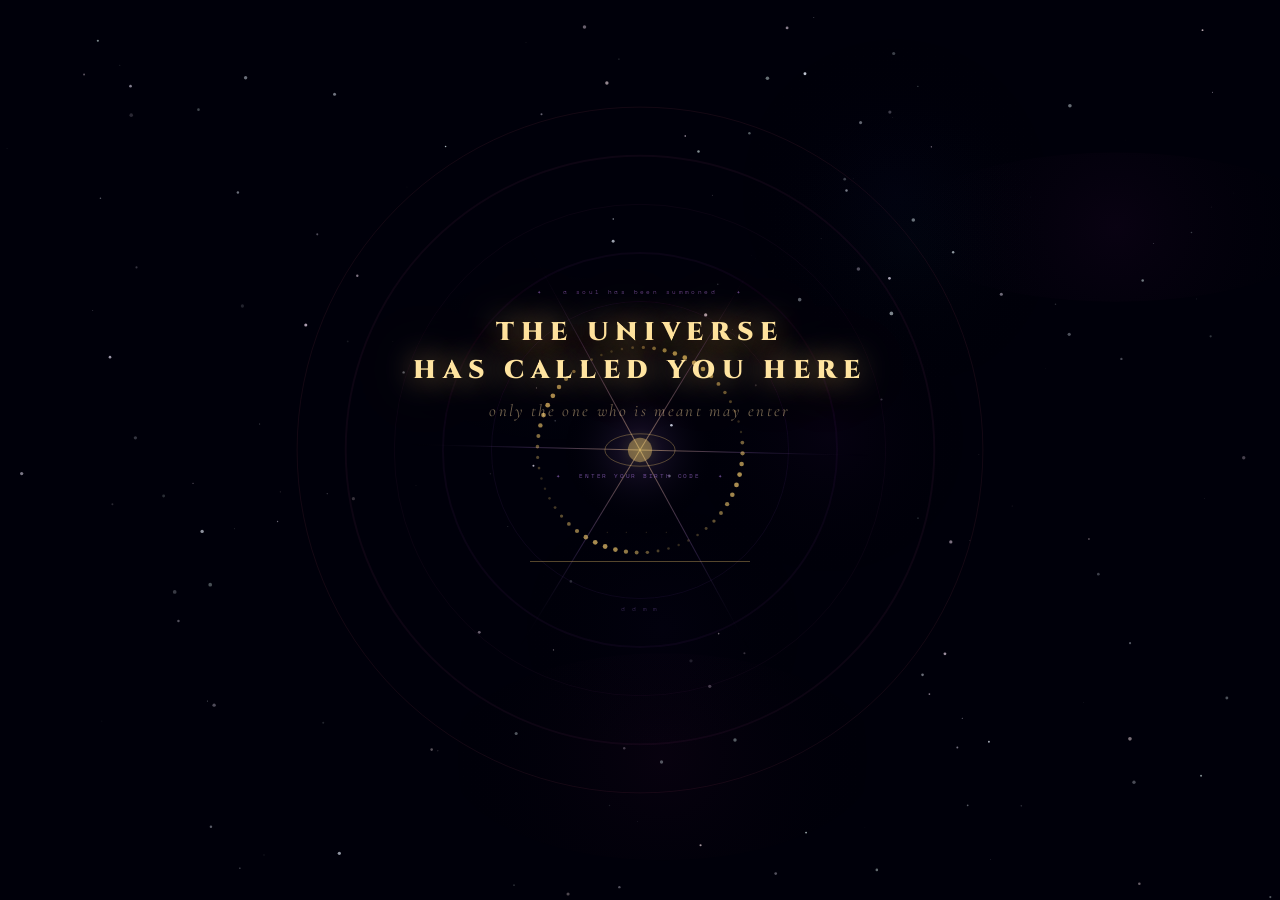
<file: index.html>
<!DOCTYPE html>
<html lang="ml">
<head>
  <meta charset="UTF-8">
  <meta name="viewport" content="width=device-width, initial-scale=1.0">
  <title>Just a Little Wait ❤️</title>

  <style>
    body {
      margin: 0;
      min-height: 100vh;
      background: linear-gradient(135deg, #f9a8d4, #c084fc);
      font-family: 'Segoe UI', sans-serif;
      color: #fff;
      display: flex;
      justify-content: center;
      align-items: center;
      text-align: center;
      padding: 20px;
    }

    .box {
      background: rgba(255,255,255,0.2);
      backdrop-filter: blur(14px);
      border-radius: 25px;
      padding: 30px;
      max-width: min(400px, 92vw);
      box-shadow: 0 25px 60px rgba(0,0,0,0.35);
      animation: fadeIn 1.5s ease;
    }

    @keyframes fadeIn {
      from { opacity: 0; transform: scale(0.95); }
      to { opacity: 1; transform: scale(1); }
    }

    .photo {
      width: 140px;
      height: 140px;
      border-radius: 50%;
      overflow: hidden;
      margin: 0 auto 20px;
      box-shadow: 0 15px 30px rgba(0,0,0,0.4);
    }

    .photo img {
      width: 100%;
      height: 100%;
      object-fit: cover;
    }

    h1 {
      margin-bottom: 10px;
    }

    .timer {
      font-size: clamp(15px,4.5vw,20px);
      margin: 15px 0;
      font-weight: bold;
    }

    .msg {
      font-size: 15px;
      line-height: 1.6;
    }
  </style>
</head>
<body>

  <div class="box">
    <div class="photo">
      <img src="assets/images/anju.jpg" alt="Anju">
    </div>

    <h1>അഞ്ജു ❤️</h1>

    <div class="msg">
      ഒരു ചെറിയ സർപ്രൈസ്…  
      <br>
      നിനക്ക് വേണ്ടി കാത്തിരിക്കുന്നു 🎁
    </div>

    <div class="timer" id="countdown">Loading…</div>
  </div>

  <script>
    // 🎂 April 8, 2026 — 00:00:00 IST (= 11:59:60 PM April 7 for Anju)
    const openDate = new Date("2026-04-08T00:00:00+05:30").getTime();

    function checkAndRedirect() {
      const now = Date.now();
      const diff = openDate - now;

      if (diff <= 0) {
        // Time's up — go!
        window.location.href = "cosmic-journey-anju.html";
        return true;
      }

      const days    = Math.floor(diff / 86400000);
      const hours   = Math.floor((diff / 3600000) % 24);
      const minutes = Math.floor((diff / 60000) % 60);
      const seconds = Math.floor((diff / 1000) % 60);

      document.getElementById("countdown").innerHTML =
        days > 0
          ? `${days} ദിവസം ${hours} മണിക്കൂർ<br>${minutes} മിനിറ്റ് ${seconds} സെക്കന്റ്`
          : `${hours} മണിക്കൂർ ${minutes} മിനിറ്റ്<br>${seconds} സെക്കന്റ്`;

      return false;
    }

    // Check immediately on load (handles case where page opens after midnight)
    if (!checkAndRedirect()) {
      // Run every second
      const timer = setInterval(() => {
        if (checkAndRedirect()) clearInterval(timer);
      }, 1000);

      // CRITICAL FOR MOBILE: re-check on visibility change
      // When phone unlocks or Anju switches back to the tab,
      // this fires immediately — even if setInterval was frozen
      document.addEventListener("visibilitychange", () => {
        if (!document.hidden) {
          if (checkAndRedirect()) clearInterval(timer);
        }
      });

      // Also re-check on focus (extra safety for some mobile browsers)
      window.addEventListener("focus", () => {
        checkAndRedirect();
      });

      // Also re-check on page show (back/forward cache on iOS Safari)
      window.addEventListener("pageshow", () => {
        checkAndRedirect();
      });
    }

    // 🔐 EMERGENCY UNLOCK (tap screen 7 times fast)
    let taps = 0, tapTimer;
    document.addEventListener("click", () => {
      taps++;
      clearTimeout(tapTimer);
      tapTimer = setTimeout(() => { taps = 0; }, 1500);
      if (taps >= 7) {
        window.location.href = "cosmic-journey-anju.html";
      }
    });

    // 🔐 Keyboard unlock (desktop/testing)
    let secret = "";
    document.addEventListener("keydown", (e) => {
      secret += e.key.toLowerCase();
      if (secret.includes("anjumol")) {
        window.location.href = "cosmic-journey-anju.html";
      }
      if (secret.length > 20) secret = secret.slice(-10);
    });
  </script>

</body>
</html>
</file>
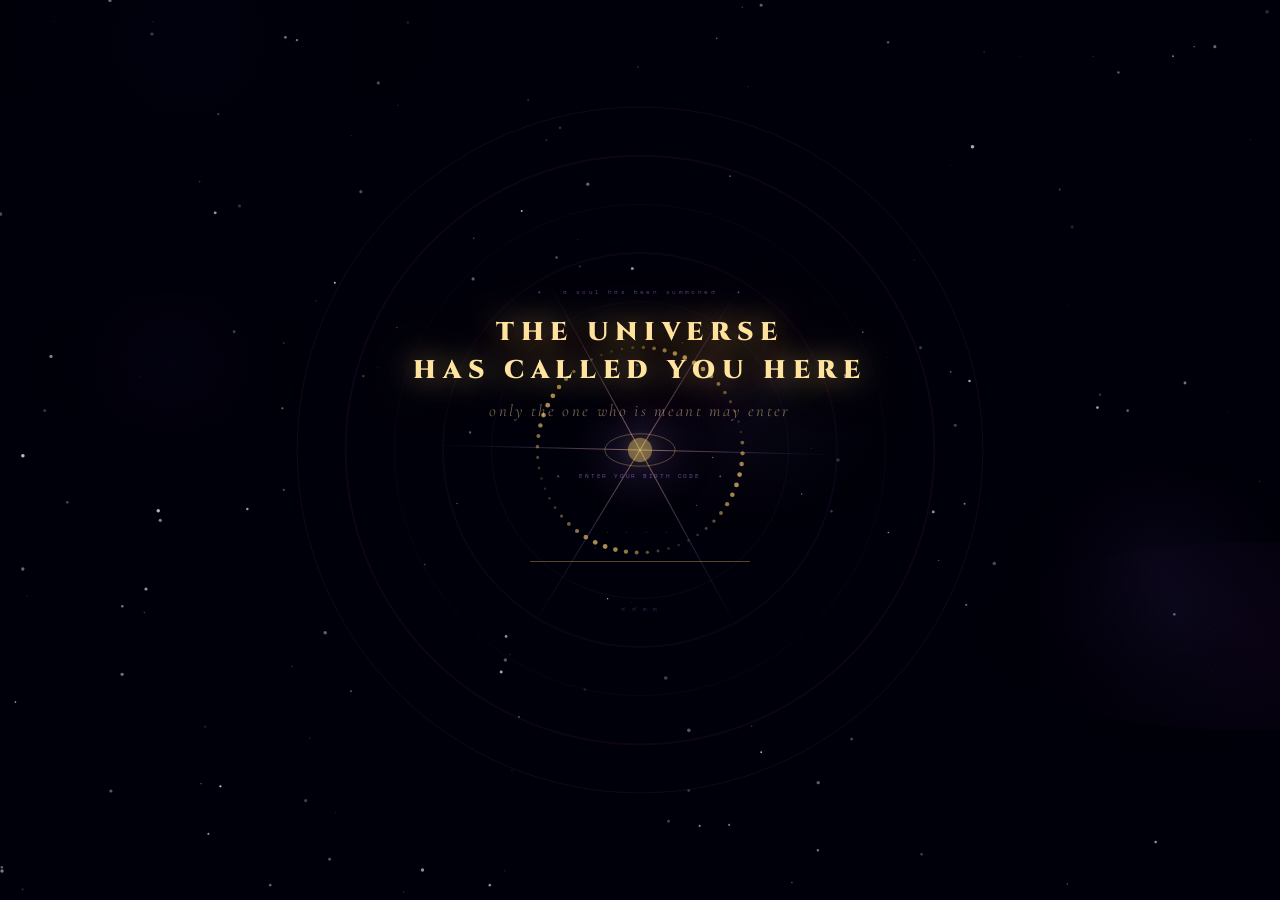
<file: cosmic-journey-anju.html>
<!DOCTYPE html>
<html lang="en">
<head>
<meta charset="UTF-8">
<meta name="viewport" content="width=device-width, initial-scale=1.0, maximum-scale=1.0, user-scalable=no">
<title>The Universe Is Searching…</title>
<link rel="preconnect" href="https://fonts.googleapis.com">
<link href="https://fonts.googleapis.com/css2?family=Cinzel:wght@400;700;900&family=Cormorant+Garamond:ital,wght@0,300;0,400;1,300;1,400&family=Space+Mono:wght@400;700&display=swap" rel="stylesheet">
<style>
*,*::before,*::after{box-sizing:border-box;margin:0;padding:0}
:root{
  --gold:#f2c96e;--gold2:#ffe4a0;--gold3:#fff3d0;
  --cyan:#80f4ff;--cyan2:#c0faff;
  --pink:#ffaadd;--pink2:#ffd6f0;--pink3:#ff6eb0;
  --violet:#c084fc;--violet2:#e0b4ff;
  --rose:#ff8fab;
  --white:#eef0ff;--dim:rgba(255,255,255,0.28);
  --bg:#00000a;
}
html,body{width:100%;height:100%;overflow:hidden;background:var(--bg);font-family:'Cormorant Garamond',serif;color:var(--white);-webkit-font-smoothing:antialiased;touch-action:manipulation;}

/* ── CANVAS LAYERS ── */
#bgCanvas{position:fixed;inset:0;z-index:0;width:100%;height:100%}
#overlay{position:fixed;inset:0;z-index:90;background:#000;opacity:0;pointer-events:none;transition:opacity 2s ease;}
#overlay.dark{opacity:1}

/* ── SCENE BASE ── */
.scene{position:fixed;inset:0;z-index:10;display:flex;flex-direction:column;align-items:center;justify-content:center;padding:max(28px,env(safe-area-inset-top)) 22px max(28px,env(safe-area-inset-bottom));opacity:0;pointer-events:none;transition:opacity 1.8s ease;}
.scene.active{opacity:1;pointer-events:all}

/* ── UNIVERSE DIALOG ── */
.uni-dialog{text-align:center;padding:0 20px;opacity:0;transform:translateY(14px);transition:opacity 1.4s ease,transform 1.4s cubic-bezier(0.22,1,0.36,1);}
.uni-dialog.show{opacity:1;transform:translateY(0)}
.uni-dialog-tag{font-family:'Space Mono',monospace;font-size:clamp(8px,2.2vw,11px);letter-spacing:0.28em;color:rgba(128,244,255,0.36);margin-bottom:10px;display:flex;align-items:center;justify-content:center;gap:8px}
.uni-dialog-pulse{width:5px;height:5px;border-radius:50%;background:var(--cyan);animation:udp 1.6s ease-in-out infinite;flex-shrink:0}
@keyframes udp{0%,100%{opacity:0.25;transform:scale(0.7)}50%{opacity:1;transform:scale(1.4)}}
.uni-dialog-text{font-family:'Cormorant Garamond',serif;font-size:clamp(0.92rem,4.2vw,1.22rem);font-weight:300;font-style:italic;color:var(--cyan2);line-height:1.85;letter-spacing:0.03em;text-shadow:0 0 28px rgba(128,244,255,0.32);max-width:min(340px,90vw);margin:0 auto}

/* ── SCENE 1 — PORTAL ── */
#scene1{justify-content:center;align-items:center;}
#portalScene1{position:absolute;inset:0;width:100%;height:100%}
.s1-content{position:relative;z-index:2;display:flex;flex-direction:column;align-items:center;text-align:center;}
.s1-eyebrow{font-family:'Space Mono',monospace;font-size:0.40rem;letter-spacing:0.38em;color:rgba(192,132,252,0.5);margin-bottom:18px;opacity:0;animation:s1fade 2s ease 0.5s forwards}
.s1-title{font-family:'Cinzel',serif;font-size:clamp(0.95rem,5.5vw,1.6rem);letter-spacing:0.26em;font-weight:900;color:var(--gold2);text-shadow:0 0 30px rgba(242,201,110,0.8),0 0 80px rgba(242,201,110,0.4),0 0 160px rgba(192,132,252,0.3);text-transform:uppercase;line-height:1.5;opacity:0;animation:s1fade 2s ease 1s forwards}
.s1-sub{font-family:'Cormorant Garamond',serif;font-size:clamp(0.82rem,3.4vw,1.05rem);font-style:italic;letter-spacing:0.14em;color:rgba(255,220,160,0.45);margin-top:10px;opacity:0;animation:s1fade 2s ease 1.8s forwards}
@keyframes s1fade{from{opacity:0;transform:translateY(12px)}to{opacity:1;transform:translateY(0)}}
.s1-input-wrap{margin-top:clamp(24px,6vh,50px);display:flex;flex-direction:column;align-items:center;opacity:0;animation:s1fade 2s ease 2.4s forwards}
.inp-lbl{font-family:'Space Mono',monospace;font-size:0.40rem;letter-spacing:0.28em;color:rgba(192,132,252,0.55);display:block;margin-bottom:14px;text-transform:uppercase}
#codeInput{background:transparent;border:none;border-bottom:1px solid rgba(242,201,110,0.35);color:var(--gold2);font-family:'Cinzel',serif;font-size:2.2rem;letter-spacing:0.8em;padding:10px 20px;outline:none;text-align:center;caret-color:var(--gold);-webkit-appearance:none;transition:border-color 0.4s,text-shadow 0.4s;width:220px;text-shadow:0 0 20px rgba(242,201,110,0.5)}
#codeInput:focus{border-bottom-color:rgba(242,201,110,0.8);text-shadow:0 0 30px rgba(242,201,110,0.8)}
#codeInput::placeholder{color:rgba(242,201,110,0.15);font-size:1rem;letter-spacing:0.4em}
.errmsg{font-family:'Space Mono',monospace;font-size:0.42rem;color:rgba(128,244,255,0.8);text-align:center;margin-top:14px;min-height:18px;line-height:1.9;letter-spacing:0.10em}
.s1-hint{font-family:'Space Mono',monospace;font-size:0.38rem;letter-spacing:0.22em;color:rgba(192,132,252,0.28);margin-top:10px;animation:hintpulse 3s ease-in-out infinite}
@keyframes hintpulse{0%,100%{opacity:0.2}50%{opacity:0.6}}

/* ── SCENE 2 — COSMIC SEARCH ── */
#scene2{background:transparent}
#searchCanvas{position:absolute;inset:0;width:100%;height:100%}
.s2-text{position:relative;z-index:2;text-align:center;display:flex;flex-direction:column;align-items:center;}
.s2-label{font-family:'Space Mono',monospace;font-size:0.46rem;letter-spacing:0.28em;color:rgba(128,244,255,0.4);margin-bottom:18px;min-height:1.2em}
#journeyMsg{font-family:'Cinzel',serif;font-size:clamp(0.78rem,3.5vw,0.94rem);letter-spacing:0.10em;color:var(--cyan2);text-align:center;min-height:4rem;text-shadow:0 0 16px rgba(128,244,255,0.7),0 0 40px rgba(128,244,255,0.3);line-height:2.1;padding:0 18px;max-width:320px}
.s2-bar{width:180px;height:1px;background:rgba(128,244,255,0.08);margin:26px auto 0;border-radius:2px;overflow:hidden}
.s2-fill{height:100%;width:0%;border-radius:2px;background:linear-gradient(90deg,var(--violet),var(--cyan));transition:width 1s ease}

/* ── SCENE 3 — GALAXY / EARTH LOCK ── */
#scene3{overflow:hidden}
#galaxyCanvas{position:absolute;inset:0;width:100%;height:100%}
.s3-content{position:relative;z-index:2;text-align:center;display:flex;flex-direction:column;align-items:center}
.s3-micro{font-family:'Space Mono',monospace;font-size:0.44rem;letter-spacing:0.32em;color:rgba(128,244,255,0.36);margin-bottom:14px;opacity:0;transition:opacity 1.5s ease}
.s3-micro.show{opacity:1}
#alignMsg{font-family:'Cinzel',serif;font-size:clamp(0.58rem,2.3vw,0.76rem);letter-spacing:0.14em;color:var(--dim);text-align:center;min-height:4rem;line-height:2.4;position:relative;z-index:2}

/* ── SCENE 4 — PLANETS / TIMELINE ── */
#scene4{overflow-y:auto;-webkit-overflow-scrolling:touch}
#planetCanvas{position:absolute;inset:0;width:100%;height:100%}
.s4-title{font-family:'Cinzel',serif;font-size:clamp(0.72rem,2.9vw,0.92rem);letter-spacing:0.24em;color:var(--cyan);margin-bottom:26px;text-shadow:0 0 16px rgba(128,244,255,0.55);text-align:center;position:relative;z-index:2}
.timeline{width:min(320px,90vw);position:relative;z-index:2}
.tl-track{position:absolute;left:16px;top:8px;bottom:8px;width:1px;background:linear-gradient(180deg,rgba(128,244,255,0.8),rgba(242,201,110,0.55),rgba(255,110,168,0.35),rgba(192,132,252,0.18),transparent)}
.tl-item{display:flex;align-items:flex-start;margin-bottom:24px;padding-left:38px;position:relative;opacity:0;transform:translateX(-24px);transition:opacity 1.2s ease,transform 1.2s cubic-bezier(0.22,1,0.36,1)}
.tl-item.show{opacity:1;transform:translateX(0)}
.tl-dot{position:absolute;left:10px;top:6px;width:13px;height:13px;border-radius:50%;background:var(--cyan);box-shadow:0 0 14px var(--cyan),0 0 30px rgba(128,244,255,0.45)}
.tl-text{font-family:'Cormorant Garamond',serif;font-size:clamp(0.88rem,3.5vw,1.05rem);letter-spacing:0.04em;color:var(--white);line-height:1.85;font-style:italic}
.tl-year{font-family:'Cinzel',serif;color:var(--cyan);font-style:normal;font-size:0.76em;letter-spacing:0.12em;margin-right:7px}

/* ── SCENE 5 — POEM ── */
.poem-wrap{display:flex;flex-direction:column;align-items:center;padding:0 20px;position:relative;z-index:2;width:100%;overflow-y:auto}
.pline{font-family:'Cormorant Garamond',serif;font-size:clamp(1.0rem,4.1vw,1.32rem);font-weight:300;letter-spacing:0.05em;line-height:2.15;text-align:center;color:var(--white);max-width:330px;opacity:0;transform:translateY(18px);transition:opacity 1.5s ease,transform 1.5s cubic-bezier(0.22,1,0.36,1)}
.pline.show{opacity:1;transform:translateY(0)}
.pline.gold{color:var(--gold2);font-style:italic;font-size:clamp(1.08rem,4.5vw,1.4rem);text-shadow:0 0 24px rgba(242,201,110,0.5)}
.pline.tiny{font-size:clamp(0.70rem,2.5vw,0.86rem);color:rgba(255,255,255,0.28);font-style:italic}
.pspc{height:14px}

/* ── SCENE 6 — PORTAL ── */
#scene6{overflow:hidden}
#portalCanvas{position:absolute;inset:0;width:100%;height:100%}
.portal-words{position:relative;z-index:2;text-align:center;opacity:0;transition:opacity 1.8s ease}
.portal-words.show{opacity:1}
.portal-words p{font-family:'Cinzel',serif;font-size:clamp(0.70rem,2.9vw,0.90rem);letter-spacing:0.22em;color:var(--cyan2);text-shadow:0 0 20px var(--cyan),0 0 50px rgba(128,244,255,0.35);line-height:2.3}

/* ── SCENE 7 — HEARTBEAT ── */
.heart-msg{font-family:'Cormorant Garamond',serif;font-size:clamp(0.98rem,4.5vw,1.45rem);font-weight:300;font-style:italic;letter-spacing:0.05em;line-height:1.95;text-align:center;color:var(--white);max-width:350px;opacity:0;transition:opacity 2.2s ease;text-shadow:0 0 40px rgba(255,170,221,0.12)}
.heart-msg.show{opacity:1}
.heart-msg .hac{color:var(--pink2);text-shadow:0 0 22px rgba(255,170,221,0.7);font-size:1.3em}
#orb-wrap{margin-top:clamp(24px,5vh,52px);opacity:0;transition:opacity 1.8s ease;display:flex;flex-direction:column;align-items:center;}
#orb-wrap.show{opacity:1}
.orb-btn{position:relative;cursor:pointer;border:none;background:transparent;padding:0;-webkit-tap-highlight-color:transparent}
.orb-glow{position:absolute;inset:-25px;border-radius:50%;background:radial-gradient(circle,rgba(242,201,110,0.12) 0%,transparent 70%);animation:orbG 3.5s ease-in-out infinite}
@keyframes orbG{0%,100%{transform:scale(0.75);opacity:0.4}50%{transform:scale(1.3);opacity:1}}
.orb-r1{position:absolute;inset:-12px;border-radius:50%;border:1px solid rgba(242,201,110,0.3);animation:rp 3s ease-in-out infinite}
.orb-r2{position:absolute;inset:-26px;border-radius:50%;border:1px solid rgba(242,201,110,0.15);animation:rp 3s ease-in-out infinite 0.8s}
.orb-r3{position:absolute;inset:-44px;border-radius:50%;border:1px solid rgba(242,201,110,0.07);animation:rp 3s ease-in-out infinite 1.6s}
@keyframes rp{0%,100%{transform:scale(1);opacity:0.6}50%{transform:scale(1.07);opacity:1}}
.orb-circle{width:84px;height:84px;border-radius:50%;background:radial-gradient(circle at 38% 32%,rgba(242,201,110,0.25) 0%,rgba(100,60,8,0.18) 50%,rgba(0,0,0,0.45) 100%);border:1px solid rgba(242,201,110,0.5);box-shadow:0 0 28px rgba(242,201,110,0.28),0 0 70px rgba(242,201,110,0.1),inset 0 0 24px rgba(242,201,110,0.08);display:flex;align-items:center;justify-content:center;font-size:1.9rem;transition:transform 0.3s ease,box-shadow 0.3s ease}
.orb-circle:active{transform:scale(0.91);box-shadow:0 0 48px rgba(242,201,110,0.5),0 0 110px rgba(242,201,110,0.2)}
.orb-label{font-family:'Cinzel',serif;font-size:0.48rem;letter-spacing:0.32em;color:rgba(242,201,110,0.48);text-transform:uppercase;margin-top:28px;animation:lb 3.2s ease-in-out infinite}
@keyframes lb{0%,100%{opacity:0.3;letter-spacing:0.32em}50%{opacity:0.85;letter-spacing:0.38em}}

/* ── SCENE 8 — DEEP BLESSINGS ── */
#scene8{justify-content:flex-start;padding:clamp(24px,5vh,44px) 22px 80px;overflow-y:auto;-webkit-overflow-scrolling:touch}
.dv{font-family:'Cormorant Garamond',serif;font-size:clamp(0.92rem,4.2vw,1.25rem);font-weight:300;font-style:italic;letter-spacing:0.04em;line-height:2.2;text-align:center;color:var(--white);max-width:370px;opacity:0;transform:translateY(18px);transition:opacity 1.6s ease,transform 1.6s ease;margin-bottom:2px}
.dv.show{opacity:1;transform:translateY(0)}
.dv.rose{color:var(--pink2);text-shadow:0 0 22px rgba(255,150,200,0.3)}
.dv.gold-text{color:var(--gold2);font-style:normal;font-size:clamp(0.75rem,2.9vw,0.95rem);letter-spacing:0.13em;font-family:'Cinzel',serif;line-height:2.6;text-shadow:0 0 18px rgba(242,201,110,0.32)}
.ds{height:20px}
.dhr{height:1px;width:110px;margin:6px auto;background:linear-gradient(90deg,transparent,rgba(242,201,110,0.3),transparent)}

/* ── SCENE 9 — NAME REVEAL ── */
#scene9{overflow-y:auto;-webkit-overflow-scrolling:touch;background:transparent;justify-content:flex-start;padding:clamp(18px,4vh,28px) 22px 70px}
#nameCanvas{position:fixed;inset:0;width:100%;height:100%;z-index:0}
.s9-content{position:relative;z-index:2;text-align:center;display:flex;flex-direction:column;align-items:center;gap:0;width:100%}
.s9-above{font-family:'Space Mono',monospace;font-size:clamp(8px,2.2vw,11px);letter-spacing:0.28em;color:rgba(128,244,255,0.38);margin-bottom:6px;opacity:0;transition:opacity 2s ease}
.s9-above.show{opacity:1}
.s9-found-label{font-family:'Space Mono',monospace;font-size:clamp(9px,2.4vw,13px);letter-spacing:0.3em;color:rgba(242,201,110,0.5);margin-bottom:10px;opacity:0;transform:translateY(8px);transition:opacity 1.5s ease,transform 1.5s ease}
.s9-found-label.show{opacity:1;transform:translateY(0)}
#revealedName{font-family:'Cinzel',serif;font-size:clamp(2.8rem,13vw,5.5rem);letter-spacing:0.22em;font-weight:900;
  color:var(--gold);
  text-shadow:0 0 20px var(--gold),0 0 55px rgba(242,201,110,0.6),0 0 120px rgba(242,201,110,0.25),0 0 240px rgba(255,200,80,0.12);
  margin-bottom:8px;opacity:0;transform:scale(0.2) translateY(60px);
  transition:opacity 2.8s cubic-bezier(0.16,1,0.3,1),transform 2.8s cubic-bezier(0.16,1,0.3,1)}
#revealedName.show{opacity:1;transform:scale(1) translateY(0)}
.s9-below{font-family:'Cormorant Garamond',serif;font-size:clamp(0.9rem,3.8vw,1.18rem);font-style:italic;color:rgba(255,244,200,0.6);letter-spacing:0.08em;opacity:0;transition:opacity 2s ease;margin-top:4px;text-shadow:0 0 20px rgba(242,201,110,0.3)}
.s9-below.show{opacity:1}

/* ── FINAL CONTINUE ── */
#finalWrap{margin-top:16px;width:100%;display:flex;flex-direction:column;align-items:center;gap:10px;opacity:0;transform:translateY(24px);transition:opacity 2s ease,transform 2s ease}
#finalWrap.show{opacity:1;transform:translateY(0)}
.final-blessing{font-family:'Cormorant Garamond',serif;font-size:clamp(0.9rem,3.6vw,1.12rem);font-style:italic;color:rgba(255,244,200,0.55);letter-spacing:0.06em;text-align:center;max-width:300px;line-height:1.9;margin-bottom:12px;text-shadow:0 0 18px rgba(242,201,110,0.18)}
#continueBtn{position:relative;cursor:pointer;border:1px solid rgba(242,201,110,0.42);border-radius:60px;background:rgba(242,201,110,0.04);padding:17px 52px;color:var(--gold2);font-family:'Cinzel',serif;font-size:0.60rem;letter-spacing:0.36em;text-transform:uppercase;-webkit-tap-highlight-color:transparent;outline:none;overflow:hidden;animation:cbr 3.5s ease-in-out infinite}
@keyframes cbr{0%,100%{box-shadow:0 0 16px rgba(242,201,110,0.1)}50%{box-shadow:0 0 38px rgba(242,201,110,0.28),0 0 90px rgba(242,201,110,0.1)}}
#continueBtn::before{content:'';position:absolute;inset:0;background:linear-gradient(135deg,rgba(242,201,110,0.07),transparent);pointer-events:none}
#continueBtn::after{content:'';position:absolute;top:0;left:-130%;width:50%;height:100%;background:linear-gradient(90deg,transparent,rgba(242,201,110,0.18),transparent);animation:cbs 5s ease-in-out infinite 2s}
@keyframes cbs{0%{left:-130%}100%{left:160%}}
#continueBtn:active{background:rgba(242,201,110,0.14);border-color:rgba(242,201,110,0.7)}
.cont-hint{font-family:'Space Mono',monospace;font-size:0.42rem;letter-spacing:0.22em;color:rgba(242,201,110,0.28);animation:ch 3s ease-in-out infinite}
@keyframes ch{0%,100%{opacity:0.25}50%{opacity:0.65}}

/* ── SPARKLES ── */
.sparkle{position:fixed;pointer-events:none;z-index:30;animation:spk 5s ease-out forwards;opacity:0}
@keyframes spk{0%{opacity:0;transform:translateY(0) scale(0.3) rotate(0deg)}10%{opacity:1}70%{opacity:0.7}100%{opacity:0;transform:translateY(-190px) scale(1.4) rotate(50deg)}}
.cursor::after{content:'▍';animation:blink 0.9s step-end infinite;color:var(--cyan);opacity:0.8}
@keyframes blink{0%,100%{opacity:0.8}50%{opacity:0}}

/* ── EXTRA SMALL SCREENS (height < 680px) ── */
@media (max-height: 680px) {
  .s1-title{font-size:clamp(0.85rem,5vw,1.2rem)!important}
  .s1-input-wrap{margin-top:18px!important}
  .uni-dialog-text{font-size:clamp(0.85rem,4vw,1.1rem)!important;line-height:1.75!important}
  #revealedName{font-size:clamp(2.2rem,11vw,4rem)!important}
  .heart-msg{font-size:clamp(0.88rem,4.2vw,1.2rem)!important;line-height:1.8!important}
  #orb-wrap{margin-top:18px!important}
  .pline{font-size:clamp(0.88rem,3.8vw,1.1rem)!important;line-height:1.85!important}
  .dv{font-size:clamp(0.85rem,3.8vw,1.1rem)!important;line-height:2!important}
  .orb-circle{width:66px!important;height:66px!important}
  .s9-found-label{margin-bottom:6px!important}
  #finalWrap{margin-top:10px!important}
  .final-blessing{font-size:clamp(0.78rem,3.2vw,0.95rem)!important;line-height:1.75!important;margin-bottom:8px!important}
  #continueBtn{padding:13px 36px!important}
  .ds{height:10px!important}
  [style*="height:24px"]{height:10px!important}
}

/* ── WIDE MOBILE / LANDSCAPE ── */
@media (max-height: 480px) {
  #revealedName{font-size:clamp(1.8rem,8vw,3rem)!important}
  .heart-msg{font-size:0.85rem!important}
  #orb-wrap{margin-top:12px!important}
}
</style>
</head>
<body>
<canvas id="bgCanvas"></canvas>
<div id="overlay"></div>

<!-- SCENE 1 — DIVINE PORTAL -->
<div class="scene active" id="scene1">
  <canvas id="portalScene1"></canvas>
  <div class="s1-content">
    <div class="s1-eyebrow">✦ &nbsp; a soul has been summoned &nbsp; ✦</div>
    <div class="s1-title">The Universe<br>Has Called You Here</div>
    <div class="s1-sub">only the one who is meant may enter</div>
    <div class="s1-input-wrap">
      <label class="inp-lbl" for="codeInput">✦ &nbsp; enter your birth code &nbsp; ✦</label>
      <input id="codeInput" type="tel" maxlength="4" placeholder="· · · ·" autocomplete="off" inputmode="numeric"/>
      <div class="errmsg" id="errorMsg"></div>
      <div class="s1-hint">d d m m</div>
    </div>
  </div>
</div>

<!-- SCENE 2 — COSMIC SEARCH -->
<div class="scene" id="scene2">
  <canvas id="searchCanvas"></canvas>
  <div class="s2-text">
    <div class="uni-dialog" id="uniDialog2">
      <div class="uni-dialog-tag"><div class="uni-dialog-pulse"></div><span>THE UNIVERSE SPEAKS</span></div>
      <div class="uni-dialog-text" id="uniText2"></div>
    </div>
    <div style="height:24px"></div>
    <div class="s2-label" id="s2label">INITIATING COSMIC SCAN</div>
    <div id="journeyMsg"></div>
    <div class="s2-bar"><div class="s2-fill" id="s2fill"></div></div>
  </div>
</div>

<!-- SCENE 3 — GALAXY / EARTH -->
<div class="scene" id="scene3">
  <canvas id="galaxyCanvas"></canvas>
  <div class="s3-content">
    <div class="uni-dialog" id="uniDialog3">
      <div class="uni-dialog-tag"><div class="uni-dialog-pulse"></div><span>THE UNIVERSE SPEAKS</span></div>
      <div class="uni-dialog-text" id="uniText3"></div>
    </div>
    <div style="height:18px"></div>
    <div class="s3-micro" id="s3micro">— SIGNAL LOCKED ON EARTH —</div>
    <div id="alignMsg"></div>
  </div>
</div>

<!-- SCENE 4 — PLANETS / TIMELINE -->
<div class="scene" id="scene4">
  <canvas id="planetCanvas"></canvas>
  <div class="uni-dialog" id="uniDialog4" style="position:relative;z-index:2;margin-bottom:16px">
    <div class="uni-dialog-tag"><div class="uni-dialog-pulse"></div><span>THE UNIVERSE SPEAKS</span></div>
    <div class="uni-dialog-text" id="uniText4"></div>
  </div>
  <div class="s4-title">Timeline of Fate</div>
  <div class="timeline">
    <div class="tl-track"></div>
    <div class="tl-item"><div class="tl-dot"></div><div class="tl-text"><span class="tl-year">[2002]</span> A star descended quietly into the world</div></div>
    <div class="tl-item"><div class="tl-dot" style="background:var(--gold);box-shadow:0 0 14px var(--gold)"></div><div class="tl-text">Years of wonder drifted through the cosmos…</div></div>
    <div class="tl-item"><div class="tl-dot" style="background:var(--pink);box-shadow:0 0 14px var(--pink)"></div><div class="tl-text">Among infinite souls, one signature glowed differently…</div></div>
    <div class="tl-item"><div class="tl-dot" style="background:#fff;box-shadow:0 0 14px #fff"></div><div class="tl-text">And the universe pointed — to exactly this soul.</div></div>
  </div>
</div>

<!-- SCENE 5 — POEM -->
<div class="scene" id="scene5">
  <div class="uni-dialog" id="uniDialog5" style="margin-bottom:12px">
    <div class="uni-dialog-tag"><div class="uni-dialog-pulse"></div><span>THE UNIVERSE SPEAKS</span></div>
    <div class="uni-dialog-text" id="uniText5"></div>
  </div>
  <div class="poem-wrap">
    <div class="pline">Out of eight billion heartbeats…</div>
    <div class="pline">I wandered through every single one.</div>
    <div class="pspc"></div>
    <div class="pline gold">Only one made the cosmos pause.</div>
    <div class="pspc"></div>
    <div class="pline">Only one made the stars hold their breath.</div>
    <div class="pspc"></div>
    <div class="pline tiny">The universe whispers your name through every dawn it creates.</div>
  </div>
</div>

<!-- SCENE 6 — PORTAL OPENING -->
<div class="scene" id="scene6">
  <canvas id="portalCanvas"></canvas>
  <div class="uni-dialog" id="uniDialog6" style="position:relative;z-index:2;margin-bottom:22px">
    <div class="uni-dialog-tag"><div class="uni-dialog-pulse"></div><span>THE UNIVERSE SPEAKS</span></div>
    <div class="uni-dialog-text" id="uniText6"></div>
  </div>
  <div class="portal-words" id="portalText"><p>A dimension opens<br>that was built for you alone…</p></div>
</div>

<!-- SCENE 7 — HEARTBEAT ORB -->
<div class="scene" id="scene7">
  <div class="uni-dialog" id="uniDialog7" style="margin-bottom:12px">
    <div class="uni-dialog-tag"><div class="uni-dialog-pulse"></div><span>THE UNIVERSE SPEAKS</span></div>
    <div class="uni-dialog-text" id="uniText7"></div>
  </div>
  <div class="heart-msg" id="heartMsg">
    Every pulse of this universe<br>
    carries a blessing wrapped in light<br>
    and it travels only toward<br>
    one soul… <span class="hac">♡</span>
  </div>
  <div id="orb-wrap">
    <div class="orb-btn" id="orbBtn">
      <div class="orb-glow"></div>
      <div class="orb-r1"></div><div class="orb-r2"></div><div class="orb-r3"></div>
      <div class="orb-circle">✦</div>
    </div>
    <div class="orb-label">touch to receive</div>
  </div>
</div>

<!-- SCENE 8 — DEEP BLESSINGS -->
<div class="scene" id="scene8">
  <div class="uni-dialog" id="uniDialog8" style="margin-bottom:14px">
    <div class="uni-dialog-tag"><div class="uni-dialog-pulse"></div><span>THE UNIVERSE SPEAKS</span></div>
    <div class="uni-dialog-text" id="uniText8"></div>
  </div>
  <div class="dv">In every corner of the infinite cosmos,</div>
  <div class="dv">I searched across time and silence…</div>
  <div class="ds"></div>
  <div class="dv rose">Through galaxies that have never been named,</div>
  <div class="dv rose">Through stars that burned and stars that faded…</div>
  <div class="ds"></div>
  <div class="dv">Through every dream that ever floated in the night,</div>
  <div class="dv">through every prayer whispered into darkness…</div>
  <div class="ds"></div>
  <div class="dhr"></div>
  <div class="ds"></div>
  <div class="dv">I searched because I needed to find</div>
  <div class="dv gold-text">— the most beautiful soul in existence —</div>
  <div class="ds"></div>
  <div class="dv">And after all that searching across the entire universe…</div>
  <div class="ds"></div>
  <div id="finalWrap8Btn" style="opacity:0;transform:translateY(20px);transition:opacity 1.8s ease,transform 1.8s ease;display:flex;flex-direction:column;align-items:center;gap:10px;margin-top:18px">
    <button id="toRevealBtn" style="position:relative;cursor:pointer;border:1px solid rgba(128,244,255,0.38);border-radius:60px;background:rgba(128,244,255,0.04);padding:15px 44px;color:var(--cyan2);font-family:'Cinzel',serif;font-size:0.58rem;letter-spacing:0.32em;text-transform:uppercase;outline:none;overflow:hidden;animation:cbr 3.5s ease-in-out infinite">✦ &nbsp; Reveal &nbsp; ✦</button>
    <div style="font-family:'Space Mono',monospace;font-size:0.40rem;letter-spacing:0.22em;color:rgba(128,244,255,0.25);animation:ch 3s ease-in-out infinite">the answer awaits you</div>
  </div>
</div>

<!-- SCENE 9 — NAME REVEAL -->
<div class="scene" id="scene9">
  <canvas id="nameCanvas"></canvas>
  <div class="s9-content">
    <div class="s9-above" id="s9above">✦ &nbsp; — the universe found — &nbsp; ✦</div>
    <div class="uni-dialog" id="uniDialog9" style="margin-bottom:14px">
      <div class="uni-dialog-tag"><div class="uni-dialog-pulse"></div><span>THE UNIVERSE SPEAKS</span></div>
      <div class="uni-dialog-text" id="uniText9"></div>
    </div>
    <div class="s9-found-label" id="s9label">— ACROSS ALL CREATION, ONLY ONE —</div>
    <div id="revealedName">Anju</div>
    <div class="s9-below" id="s9below">the one the universe chose</div>

    <div id="finalWrap">
      <div class="final-blessing" id="finalBlessing"></div>
      <button id="continueBtn">✦ &nbsp; Entry to Earth &nbsp; ✦</button>
      <div class="cont-hint">your journey on earth begins</div>
    </div>
  </div>
</div>

<script>

/* ═══════════════════════════════════════════════════
   COSMIC SOUND ENGINE  —  Web Audio API, zero files
   Layers:
   1. Deep space drone  (filtered noise, very low)
   2. Cosmic hum        (sine sub-bass, slow LFO)
   3. Stellar shimmer   (high rand pings, sparse)
   4. Warp rush         (noise sweep, scene 2 only)
   5. Portal pulse      (resonant sine, scene 6)
   6. Reveal swell      (major chord rise, scene 9)
═══════════════════════════════════════════════════ */
let ACTX=null, masterGain=null, _audioStarted=false;

function initAudio(){
  if(_audioStarted)return;
  _audioStarted=true;
  try{
    ACTX=new(window.AudioContext||window.webkitAudioContext)();
    masterGain=ACTX.createGain();
    masterGain.gain.setValueAtTime(0,ACTX.currentTime);
    masterGain.gain.linearRampToValueAtTime(0.7,ACTX.currentTime+3);
    masterGain.connect(ACTX.destination);
    startDrone();
    startHum();
    scheduleShimmer();
  }catch(e){console.warn('Audio not available',e);}
}

/* ── 1. DEEP SPACE DRONE — filtered noise ── */
function startDrone(){
  const buf=ACTX.createBuffer(1,ACTX.sampleRate*4,ACTX.sampleRate);
  const d=buf.getChannelData(0);
  for(let i=0;i<d.length;i++)d[i]=(Math.random()*2-1);
  const src=ACTX.createBufferSource();
  src.buffer=buf;src.loop=true;

  const lp=ACTX.createBiquadFilter();
  lp.type='lowpass';lp.frequency.value=180;lp.Q.value=2.5;

  const hp=ACTX.createBiquadFilter();
  hp.type='highpass';hp.frequency.value=28;hp.Q.value=0.8;

  const g=ACTX.createGain();g.gain.value=0.18;

  /* slow LFO on cutoff — makes it breathe */
  const lfo=ACTX.createOscillator();
  lfo.frequency.value=0.07;
  const lfoG=ACTX.createGain();lfoG.gain.value=60;
  lfo.connect(lfoG);lfoG.connect(lp.frequency);
  lfo.start();

  src.connect(hp);hp.connect(lp);lp.connect(g);g.connect(masterGain);
  src.start();
}

/* ── 2. COSMIC HUM — sub-bass sine ── */
function startHum(){
  /* two slightly detuned sines for beating effect */
  [36.5, 37.2, 55.1].forEach((freq,i)=>{
    const osc=ACTX.createOscillator();
    osc.type='sine';osc.frequency.value=freq;
    const g=ACTX.createGain();g.gain.value=i<2?0.09:0.04;

    /* slow volume LFO */
    const lfo=ACTX.createOscillator();
    lfo.frequency.value=0.04+i*0.015;
    const lg=ACTX.createGain();lg.gain.value=0.035;
    lfo.connect(lg);lg.connect(g.gain);
    lfo.start();

    osc.connect(g);g.connect(masterGain);
    osc.start();
  });
}

/* ── 3. STELLAR SHIMMER — sparse high pings ── */
function scheduleShimmer(){
  if(!ACTX||ACTX.state==='closed')return;
  const delay=3000+Math.random()*7000;
  setTimeout(()=>{
    if(!ACTX||ACTX.state==='closed')return;
    try{
      const freq=[880,1108,1320,1480,1760,2093,2637][Math.floor(Math.random()*7)];
      const osc=ACTX.createOscillator();
      osc.type='sine';osc.frequency.value=freq;
      const g=ACTX.createGain();
      const now=ACTX.currentTime;
      g.gain.setValueAtTime(0,now);
      g.gain.linearRampToValueAtTime(0.035,now+0.04);
      g.gain.exponentialRampToValueAtTime(0.0001,now+2.2);

      /* light reverb — convolution would be heavy, use delay instead */
      const dly=ACTX.createDelay(2);dly.delayTime.value=0.38;
      const fb=ACTX.createGain();fb.gain.value=0.28;
      const dg=ACTX.createGain();dg.gain.value=0.22;
      osc.connect(g);g.connect(masterGain);
      g.connect(dg);dg.connect(dly);dly.connect(fb);fb.connect(dly);fb.connect(masterGain);

      osc.start(now);osc.stop(now+2.5);
    }catch(e){}
    scheduleShimmer();
  },delay);
}

/* ── 4. WARP RUSH — scene 2 ── */
function startWarpSound(){
  if(!ACTX)return;
  try{
    const buf=ACTX.createBuffer(1,ACTX.sampleRate*2,ACTX.sampleRate);
    const d=buf.getChannelData(0);
    for(let i=0;i<d.length;i++)d[i]=(Math.random()*2-1);
    const src=ACTX.createBufferSource();
    src.buffer=buf;src.loop=true;

    const bp=ACTX.createBiquadFilter();
    bp.type='bandpass';bp.Q.value=1.2;

    /* sweep filter up over time = warp feel */
    bp.frequency.setValueAtTime(200,ACTX.currentTime);
    bp.frequency.linearRampToValueAtTime(2400,ACTX.currentTime+18);

    const g=ACTX.createGain();g.gain.value=0.10;
    src.connect(bp);bp.connect(g);g.connect(masterGain);
    src.start();
    /* stop after search scene ends ~22s */
    src.stop(ACTX.currentTime+22);
  }catch(e){}
}

/* ── 5. PORTAL PULSE — scene 6 resonant ring ── */
function startPortalSound(){
  if(!ACTX)return;
  try{
    [174.6,261.6,349.2].forEach((freq,i)=>{
      const osc=ACTX.createOscillator();
      osc.type='sine';osc.frequency.value=freq;
      const g=ACTX.createGain();
      const now=ACTX.currentTime;
      g.gain.setValueAtTime(0,now);
      g.gain.linearRampToValueAtTime(0.06-i*0.015,now+2);
      g.gain.linearRampToValueAtTime(0,now+7);
      osc.connect(g);g.connect(masterGain);
      osc.start(now);osc.stop(now+7);
    });
  }catch(e){}
}

/* ── 6. REVEAL SWELL — scene 9 name burst ── */
function playRevealSwell(){
  if(!ACTX)return;
  try{
    /* Rising major chord: A3 C#4 E4 A4 */
    [220,277.2,329.6,440,554.4,659.3].forEach((freq,i)=>{
      const osc=ACTX.createOscillator();
      osc.type='sine';osc.frequency.value=freq*0.5;
      const osc2=ACTX.createOscillator();
      osc2.type='triangle';osc2.frequency.value=freq;

      const g=ACTX.createGain();
      const now=ACTX.currentTime;
      const delay=i*0.12;
      g.gain.setValueAtTime(0,now);
      g.gain.linearRampToValueAtTime(0.045,now+delay+0.6);
      g.gain.linearRampToValueAtTime(0.02,now+delay+2.5);
      g.gain.linearRampToValueAtTime(0,now+delay+6);

      osc.connect(g);osc2.connect(g);g.connect(masterGain);
      osc.start(now+delay);osc.stop(now+delay+6);
      osc2.start(now+delay);osc2.stop(now+delay+6);
    });

    /* Golden shimmer burst */
    for(let i=0;i<8;i++){
      setTimeout(()=>{
        if(!ACTX||ACTX.state==='closed')return;
        try{
          const freq=1760+Math.random()*1200;
          const o=ACTX.createOscillator();o.type='sine';o.frequency.value=freq;
          const g=ACTX.createGain();const now=ACTX.currentTime;
          g.gain.setValueAtTime(0,now);
          g.gain.linearRampToValueAtTime(0.025,now+0.03);
          g.gain.exponentialRampToValueAtTime(0.0001,now+1.5);
          o.connect(g);g.connect(masterGain);o.start(now);o.stop(now+1.5);
        }catch(e){}
      },i*180+200);
    }
  }catch(e){}
}

/* ── FADE MASTER OUT (for page exit) ── */
function fadeOutAudio(dur=1.6){
  if(!ACTX||!masterGain)return;
  masterGain.gain.linearRampToValueAtTime(0,ACTX.currentTime+dur);
}

const CONFIG={accessCode:'0804',nextPage:'magic-mirror.html'};
const sleep=ms=>new Promise(r=>setTimeout(r,ms));
const $=id=>document.getElementById(id);

const isMobile=window.innerWidth<600;
const STAR_COUNT=isMobile?80:160;

/* ═══════════════ BG CANVAS ═══════════════ */
const bgCvs=$('bgCanvas'),bgCtx=bgCvs.getContext('2d');
let bgW,bgH,bgStars=[],bgClouds=[],tick=0,warpMode=false,warpSpeed=0;
function bgResize(){bgW=bgCvs.width=window.innerWidth;bgH=bgCvs.height=window.innerHeight;}
function bgInit(){
  bgStars=[];
  for(let i=0;i<STAR_COUNT;i++) bgStars.push({x:Math.random()*bgW,y:Math.random()*bgH,r:Math.random()*1.7+0.15,a:Math.random()*0.7+0.18,dx:(Math.random()-0.5)*0.04,dy:(Math.random()-0.5)*0.04,spd:Math.random()*1.3+0.3,tw:Math.random()*Math.PI*2,hue:[220,200,260,220,180,300,340][Math.floor(Math.random()*7)]});
  bgClouds=[];
  const ch=[260,210,300,180,240,280,320,200];
  for(let i=0;i<7;i++) bgClouds.push({x:Math.random()*bgW,y:Math.random()*bgH,rx:100+Math.random()*200,ry:60+Math.random()*120,hue:ch[i%ch.length],a:0.020+Math.random()*0.035,drift:(Math.random()-0.5)*0.006});
}
function bgDraw(){
  bgCtx.clearRect(0,0,bgW,bgH);
  for(const c of bgClouds){c.x+=c.drift;if(c.x>bgW+c.rx)c.x=-c.rx;if(c.x<-c.rx)c.x=bgW+c.rx;const g=bgCtx.createRadialGradient(c.x,c.y,0,c.x,c.y,c.rx);g.addColorStop(0,`hsla(${c.hue},65%,45%,${c.a})`);g.addColorStop(1,'transparent');bgCtx.beginPath();bgCtx.ellipse(c.x,c.y,c.rx,c.ry,0,0,Math.PI*2);bgCtx.fillStyle=g;bgCtx.fill();}
  const cx=bgW/2,cy=bgH/2;tick+=0.01;
  for(const s of bgStars){
    if(warpMode&&warpSpeed>0){
      const nx=s.x-cx,ny=s.y-cy,len=Math.sqrt(nx*nx+ny*ny)||1,v=warpSpeed*s.spd;
      s.x+=(nx/len)*v;s.y+=(ny/len)*v;
      if(s.x<0||s.x>bgW||s.y<0||s.y>bgH){s.x=cx+(Math.random()-0.5)*14;s.y=cy+(Math.random()-0.5)*14;}
      const sl=v*s.spd*4;
      bgCtx.beginPath();bgCtx.moveTo(s.x,s.y);bgCtx.lineTo(s.x-(nx/len)*sl,s.y-(ny/len)*sl);
      bgCtx.strokeStyle=`hsla(${s.hue},65%,88%,${s.a*0.3})`;bgCtx.lineWidth=s.r*0.5;bgCtx.stroke();
    }else{s.x+=s.dx;s.y+=s.dy;if(s.x<0)s.x=bgW;if(s.x>bgW)s.x=0;if(s.y<0)s.y=bgH;if(s.y>bgH)s.y=0;}
    const tw=0.75+0.25*Math.sin(tick+s.tw);
    bgCtx.beginPath();bgCtx.arc(s.x,s.y,s.r,0,Math.PI*2);
    bgCtx.fillStyle=`hsla(${s.hue},50%,92%,${s.a*tw})`;bgCtx.fill();
  }
  requestAnimationFrame(bgDraw);
}
function shootingStar(){
  if(document.hidden)return;
  const sx=Math.random()*bgW,sy=Math.random()*bgH*0.55;
  const ang=0.3+Math.random()*0.35,len=100+Math.random()*150;
  const ex=sx+Math.cos(ang)*len,ey=sy+Math.sin(ang)*len;
  const dur=500+Math.random()*700,t0=performance.now();
  function frame(now){const p=Math.min((now-t0)/dur,1);if(p>=1)return;const x=sx+(ex-sx)*p,y=sy+(ey-sy)*p,tail=20*(1-p);bgCtx.beginPath();bgCtx.moveTo(x,y);bgCtx.lineTo(x-Math.cos(ang)*tail,y-Math.sin(ang)*tail);const g=bgCtx.createLinearGradient(x,y,x-Math.cos(ang)*tail,y-Math.sin(ang)*tail);g.addColorStop(0,'rgba(255,255,255,0.9)');g.addColorStop(1,'transparent');bgCtx.strokeStyle=g;bgCtx.lineWidth=1.3;bgCtx.stroke();requestAnimationFrame(frame);}
  requestAnimationFrame(frame);
}
setInterval(shootingStar,3800);
window.addEventListener('resize',()=>{bgResize();bgInit();});
bgResize();bgInit();bgDraw();

/* ═══════════════ SEARCH CANVAS ═══════════════ */
const sCvs=$('searchCanvas'),sCtx=sCvs.getContext('2d');
let sOn=false,sRaf,sAng=0;
function sResize(){sCvs.width=window.innerWidth;sCvs.height=window.innerHeight;}
function sDraw(){
  if(!sOn)return;
  const sw=sCvs.width,sh=sCvs.height,cx=sw/2,cy=sh/2;
  sCtx.clearRect(0,0,sw,sh);sAng+=0.006;
  for(let ring=1;ring<=6;ring++){const r=ring*Math.min(sw,sh)*0.075,p=0.5+0.5*Math.sin(sAng*2.2-ring*0.8);sCtx.beginPath();sCtx.arc(cx,cy,r,0,Math.PI*2);sCtx.strokeStyle=`rgba(128,244,255,${0.03+p*0.04})`;sCtx.lineWidth=1;sCtx.stroke();}
  const bLen=Math.min(sw,sh)*0.44;
  const bg=sCtx.createLinearGradient(cx,cy,cx+Math.cos(sAng)*bLen,cy+Math.sin(sAng)*bLen);
  bg.addColorStop(0,'rgba(128,244,255,0.13)');bg.addColorStop(1,'rgba(128,244,255,0)');
  sCtx.beginPath();sCtx.moveTo(cx,cy);sCtx.arc(cx,cy,bLen,sAng-0.3,sAng,false);sCtx.closePath();sCtx.fillStyle=bg;sCtx.fill();
  sRaf=requestAnimationFrame(sDraw);
}
function startSearch(){sResize();sOn=true;sDraw();}
function stopSearch(){sOn=false;cancelAnimationFrame(sRaf);}

/* ═══════════════ GALAXY CANVAS ═══════════════ */
const gCvs=$('galaxyCanvas'),gCtx=gCvs.getContext('2d');
let gOn=false,gRaf,gAng=0,gP=0,gZoom=1,gZoomTarget=1,earthHighlight=0;
const G_PLANETS=[
  {orbit:0.18,speed:0.018,size:3,color:'#aaa'},{orbit:0.26,speed:0.011,size:4,color:'#e8c090'},
  {orbit:0.35,speed:0.007,size:5.5,color:'#4fc3f7',isEarth:true},
  {orbit:0.45,speed:0.004,size:4,color:'#e07060'},{orbit:0.58,speed:0.0018,size:9,color:'#c8a060',ring:true},
];
function gResize(){gCvs.width=window.innerWidth;gCvs.height=window.innerHeight;}
function gDraw(){
  if(!gOn)return;
  const gw=gCvs.width,gh=gCvs.height,cx=gw/2,cy=gh/2;
  gCtx.clearRect(0,0,gw,gh);gAng+=0.002;gP+=0.012;
  gZoom+=(gZoomTarget-gZoom)*0.025;
  gCtx.save();gCtx.translate(cx,cy);gCtx.scale(gZoom,gZoom);gCtx.translate(-cx,-cy);
  const maxR=Math.min(gw,gh)*0.34;
  const galaxyAlpha=Math.max(0,1-(gZoom-1)/3);
  if(galaxyAlpha>0.01){
    for(let arm=0;arm<3;arm++){const off=(arm/3)*Math.PI*2;for(let t=0;t<280;t+=2){const f=t/280,a=f*Math.PI*7+gAng+off,r=f*maxR,x=cx+Math.cos(a)*r,y=cy+Math.sin(a)*r,hue=36+f*28,al=f*0.42*(0.65+0.35*Math.sin(gP+f*5))*galaxyAlpha;gCtx.beginPath();gCtx.arc(x,y,1.2-f*0.5,0,Math.PI*2);gCtx.fillStyle=`hsla(${hue},88%,68%,${al})`;gCtx.fill();}}
    const cg=gCtx.createRadialGradient(cx,cy,0,cx,cy,maxR*0.1);cg.addColorStop(0,`rgba(255,245,160,${(0.18+0.08*Math.sin(gP))*galaxyAlpha})`);cg.addColorStop(1,'transparent');gCtx.beginPath();gCtx.arc(cx,cy,maxR*0.1,0,Math.PI*2);gCtx.fillStyle=cg;gCtx.fill();
  }
  const solarAlpha=Math.min(1,(gZoom-1)*0.8);
  if(solarAlpha>0.02){
    const sunR=maxR*0.048;
    const sg=gCtx.createRadialGradient(cx,cy,0,cx,cy,sunR*2.5);sg.addColorStop(0,`rgba(255,245,180,${0.9*solarAlpha})`);sg.addColorStop(0.4,`rgba(255,180,60,${0.4*solarAlpha})`);sg.addColorStop(1,'transparent');
    gCtx.beginPath();gCtx.arc(cx,cy,sunR*2.5,0,Math.PI*2);gCtx.fillStyle=sg;gCtx.fill();
    gCtx.beginPath();gCtx.arc(cx,cy,sunR,0,Math.PI*2);gCtx.fillStyle=`rgba(255,240,160,${solarAlpha})`;gCtx.fill();
    for(const p of G_PLANETS){
      const r=maxR*p.orbit;
      gCtx.beginPath();gCtx.arc(cx,cy,r,0,Math.PI*2);gCtx.strokeStyle=`rgba(255,255,255,${0.04*solarAlpha})`;gCtx.lineWidth=1;gCtx.stroke();
      const angle=gP*p.speed*60+p.orbit*10,px=cx+Math.cos(angle)*r,py=cy+Math.sin(angle)*r*0.42;
      if(p.isEarth&&earthHighlight>0){
        const eg=gCtx.createRadialGradient(px,py,0,px,py,p.size*6);eg.addColorStop(0,`rgba(79,195,247,${earthHighlight*0.7*solarAlpha})`);eg.addColorStop(1,'transparent');gCtx.beginPath();gCtx.arc(px,py,p.size*6,0,Math.PI*2);gCtx.fillStyle=eg;gCtx.fill();
        if(earthHighlight>0.5){gCtx.font=`${0.42+earthHighlight*0.3}rem 'Space Mono'`;gCtx.fillStyle=`rgba(79,195,247,${(earthHighlight-0.5)*2*solarAlpha})`;gCtx.textAlign='center';gCtx.fillText('EARTH',px,py-p.size*3.5);}
      }else{const pg=gCtx.createRadialGradient(px,py,0,px,py,p.size*2.5);pg.addColorStop(0,`rgba(128,200,220,${solarAlpha*0.8})`);pg.addColorStop(1,'transparent');gCtx.beginPath();gCtx.arc(px,py,p.size*2.5,0,Math.PI*2);gCtx.fillStyle=pg;gCtx.fill();}
      gCtx.beginPath();gCtx.arc(px,py,p.size,0,Math.PI*2);gCtx.fillStyle=p.color;gCtx.globalAlpha=solarAlpha;gCtx.fill();gCtx.globalAlpha=1;
      if(p.ring){gCtx.save();gCtx.translate(px,py);gCtx.scale(1,0.28);gCtx.beginPath();gCtx.arc(0,0,p.size*2,0,Math.PI*2);gCtx.strokeStyle=`rgba(200,160,96,${0.4*solarAlpha})`;gCtx.lineWidth=2;gCtx.stroke();gCtx.restore();}
    }
  }
  gCtx.restore();
  gRaf=requestAnimationFrame(gDraw);
}
function startGalaxy(){gResize();gOn=true;gZoom=1;gZoomTarget=1;earthHighlight=0;gDraw();}
function stopGalaxy(){gOn=false;cancelAnimationFrame(gRaf);}

/* ═══════════════ PLANET CANVAS ═══════════════ */
const plCvs=$('planetCanvas'),plCtx=plCvs.getContext('2d');
let plOn=false,plRaf,plT=0;
const PLANETS=[
  {orbit:0.30,speed:0.006,size:7,color:'#80f4ff',glow:'rgba(128,244,255,0.4)',ring:false},
  {orbit:0.43,speed:0.0038,size:10,color:'#f2c96e',glow:'rgba(242,201,110,0.45)',ring:true},
  {orbit:0.55,speed:0.0022,size:8,color:'#ff9bdc',glow:'rgba(255,155,220,0.4)',ring:false},
  {orbit:0.67,speed:0.0015,size:12,color:'#c084fc',glow:'rgba(192,132,252,0.35)',ring:true},
];
function plResize(){plCvs.width=window.innerWidth;plCvs.height=window.innerHeight;}
function plDraw(){
  if(!plOn)return;
  const pw=plCvs.width,ph=plCvs.height,cx=pw/2,cy=ph*0.5;
  plCtx.clearRect(0,0,pw,ph);plT+=1;
  const maxR=Math.min(pw,ph)*0.42;
  const sg=plCtx.createRadialGradient(cx,cy,0,cx,cy,30);sg.addColorStop(0,'rgba(255,245,180,0.5)');sg.addColorStop(0.4,'rgba(242,201,110,0.18)');sg.addColorStop(1,'transparent');
  plCtx.beginPath();plCtx.arc(cx,cy,30,0,Math.PI*2);plCtx.fillStyle=sg;plCtx.fill();
  for(const p of PLANETS){
    const r=maxR*p.orbit;plCtx.beginPath();plCtx.arc(cx,cy,r,0,Math.PI*2);plCtx.strokeStyle='rgba(255,255,255,0.05)';plCtx.lineWidth=1;plCtx.stroke();
    const angle=plT*p.speed,px=cx+Math.cos(angle)*r,py=cy+Math.sin(angle)*r*0.38;
    const pg=plCtx.createRadialGradient(px,py,0,px,py,p.size*3);pg.addColorStop(0,p.glow);pg.addColorStop(1,'transparent');
    plCtx.beginPath();plCtx.arc(px,py,p.size*3,0,Math.PI*2);plCtx.fillStyle=pg;plCtx.fill();
    plCtx.beginPath();plCtx.arc(px,py,p.size,0,Math.PI*2);plCtx.fillStyle=p.color;plCtx.fill();
    if(p.ring){plCtx.save();plCtx.translate(px,py);plCtx.scale(1,0.3);plCtx.beginPath();plCtx.arc(0,0,p.size*2.2,0,Math.PI*2);plCtx.strokeStyle=p.color.replace(')',',0.45)').replace('rgb','rgba');plCtx.lineWidth=2;plCtx.stroke();plCtx.restore();}
  }
  plRaf=requestAnimationFrame(plDraw);
}
function startPlanets(){plResize();plOn=true;plDraw();}
function stopPlanets(){plOn=false;cancelAnimationFrame(plRaf);}

/* ═══════════════ PORTAL CANVAS ═══════════════ */
const pCvs=$('portalCanvas'),pCtx=pCvs.getContext('2d');
let pOn=false,pRaf,pAng=0;
function pResize(){pCvs.width=window.innerWidth;pCvs.height=window.innerHeight;}
function pDraw(){
  if(!pOn)return;
  const pw=pCvs.width,ph=pCvs.height,cx=pw/2,cy=ph/2;
  pCtx.clearRect(0,0,pw,ph);pAng+=0.008;
  const maxR=Math.min(pw,ph)*0.42;
  for(let arm=0;arm<6;arm++){const off=(arm/6)*Math.PI*2;for(let t=0;t<240;t+=2){const f=t/240,a=f*Math.PI*9+pAng+off,r=f*maxR,x=cx+Math.cos(a)*r,y=cy+Math.sin(a)*r,hue=180+f*140+pAng*14;pCtx.beginPath();pCtx.arc(x,y,1.2-f*0.6,0,Math.PI*2);pCtx.fillStyle=`hsla(${hue},85%,72%,${f*0.48})`;pCtx.fill();}}
  const cg=pCtx.createRadialGradient(cx,cy,0,cx,cy,maxR*0.24);cg.addColorStop(0,'rgba(128,244,255,0.22)');cg.addColorStop(1,'transparent');
  pCtx.beginPath();pCtx.arc(cx,cy,maxR*0.24,0,Math.PI*2);pCtx.fillStyle=cg;pCtx.fill();
  pRaf=requestAnimationFrame(pDraw);
}
function startPortal(){pResize();pOn=true;pDraw();}
function stopPortal(){pOn=false;cancelAnimationFrame(pRaf);}

/* ═══════════════ NAME REVEAL CANVAS ═══════════════ */
const nCvs=$('nameCanvas'),nCtx=nCvs.getContext('2d');
let nOn=false,nRaf,nT=0;
function nResize(){nCvs.width=window.innerWidth;nCvs.height=window.innerHeight;}
function nDraw(){
  if(!nOn)return;
  const nw=nCvs.width,nh=nCvs.height,cx=nw/2,cy=nh/2;
  nCtx.clearRect(0,0,nw,nh);nT+=0.008;
  /* Massive expanding rings */
  for(let i=0;i<8;i++){
    const phase=(nT+i*0.4)%(Math.PI*2),r=((phase/(Math.PI*2))*Math.min(nw,nh)*0.65)+10,al=0.5*(1-phase/(Math.PI*2));
    const hue=36+i*14;
    nCtx.beginPath();nCtx.arc(cx,cy,r,0,Math.PI*2);
    nCtx.strokeStyle=`hsla(${hue},90%,72%,${al*0.3})`;nCtx.lineWidth=1.5;nCtx.stroke();
  }
  /* Golden particles orbiting */
  for(let i=0;i<60;i++){
    const a=(i/60)*Math.PI*2+nT*0.8,r=Math.min(nw,nh)*0.38*(0.5+0.5*Math.sin(nT*0.5+i*0.2));
    const x=cx+Math.cos(a)*r,y=cy+Math.sin(a)*r*0.5;
    const pulse=0.5+0.5*Math.sin(nT*3+i*0.5),hue=30+i*2;
    nCtx.beginPath();nCtx.arc(x,y,1.0+pulse*1.2,0,Math.PI*2);
    nCtx.fillStyle=`hsla(${hue},95%,75%,${0.15+pulse*0.35})`;nCtx.fill();
  }
  /* Core radial glow */
  const cg=nCtx.createRadialGradient(cx,cy,0,cx,cy,Math.min(nw,nh)*0.22);
  cg.addColorStop(0,`rgba(255,240,150,${0.12+0.06*Math.sin(nT*2)})`);
  cg.addColorStop(0.4,`rgba(192,132,252,${0.06+0.03*Math.sin(nT)})`);
  cg.addColorStop(1,'transparent');
  nCtx.beginPath();nCtx.arc(cx,cy,Math.min(nw,nh)*0.22,0,Math.PI*2);nCtx.fillStyle=cg;nCtx.fill();
  nRaf=requestAnimationFrame(nDraw);
}
function startNameCanvas(){nResize();nOn=true;nDraw();}
function stopNameCanvas(){nOn=false;cancelAnimationFrame(nRaf);}

/* ═══════════════ SCENE 1 PORTAL CANVAS ═══════════════ */
const p1Cvs=$('portalScene1'),p1Ctx=p1Cvs.getContext('2d');
let p1Ang=0,p1Raf,p1Shake=0;
function p1Resize(){p1Cvs.width=window.innerWidth;p1Cvs.height=window.innerHeight;}
function p1Draw(){
  const w=p1Cvs.width,h=p1Cvs.height,cx=w/2,cy=h/2;
  p1Ctx.clearRect(0,0,w,h);p1Ang+=0.004;
  const baseR=Math.min(w,h)*0.3;
  for(let i=0;i<5;i++){const r=baseR*(0.55+i*0.18),pulse=0.5+0.5*Math.sin(p1Ang*1.2-i*0.9),hue=270+i*18;p1Ctx.beginPath();p1Ctx.arc(cx,cy,r,0,Math.PI*2);p1Ctx.strokeStyle=`hsla(${hue},80%,65%,${0.04+pulse*0.06})`;p1Ctx.lineWidth=1+(i%2);p1Ctx.stroke();}
  for(let arm=0;arm<6;arm++){const off=(arm/6)*Math.PI*2;p1Ctx.save();p1Ctx.translate(cx,cy);p1Ctx.rotate(p1Ang*0.6+off);const grad=p1Ctx.createLinearGradient(0,0,baseR*0.85,0);grad.addColorStop(0,'rgba(242,201,110,0.55)');grad.addColorStop(0.5,'rgba(192,132,252,0.2)');grad.addColorStop(1,'transparent');p1Ctx.beginPath();p1Ctx.moveTo(0,0);p1Ctx.lineTo(baseR*0.85,0);p1Ctx.strokeStyle=grad;p1Ctx.lineWidth=1;p1Ctx.stroke();p1Ctx.restore();}
  for(let i=0;i<60;i++){const a=(i/60)*Math.PI*2-p1Ang*1.8,r=baseR*0.38,px=cx+Math.cos(a)*r,py=cy+Math.sin(a)*r,pulse=0.5+0.5*Math.sin(p1Ang*3+i*0.4);p1Ctx.beginPath();p1Ctx.arc(px,py,1.2+pulse*1.2,0,Math.PI*2);p1Ctx.fillStyle=`rgba(242,201,110,${0.2+pulse*0.5})`;p1Ctx.fill();}
  const cg=p1Ctx.createRadialGradient(cx,cy,0,cx,cy,baseR*0.28);cg.addColorStop(0,`rgba(255,240,180,${0.18+0.1*Math.sin(p1Ang*2)})`);cg.addColorStop(0.3,`rgba(192,132,252,${0.08+0.05*Math.sin(p1Ang)})`);cg.addColorStop(1,'transparent');p1Ctx.beginPath();p1Ctx.arc(cx,cy,baseR*0.28,0,Math.PI*2);p1Ctx.fillStyle=cg;p1Ctx.fill();
  p1Ctx.save();p1Ctx.translate(cx,cy);p1Ctx.beginPath();p1Ctx.ellipse(0,0,baseR*0.13,baseR*0.06,0,0,Math.PI*2);p1Ctx.strokeStyle=`rgba(242,201,110,${0.3+0.2*Math.sin(p1Ang*2)})`;p1Ctx.lineWidth=1;p1Ctx.stroke();p1Ctx.beginPath();p1Ctx.arc(0,0,baseR*0.045,0,Math.PI*2);p1Ctx.fillStyle=`rgba(242,201,110,${0.4+0.3*Math.sin(p1Ang*2)})`;p1Ctx.fill();p1Ctx.restore();
  if(p1Shake>0){for(let r=0;r<3;r++){const rr=baseR*(0.32+r*0.08);p1Ctx.beginPath();p1Ctx.arc(cx,cy,rr,0,Math.PI*2);p1Ctx.strokeStyle=`rgba(255,80,80,${p1Shake*0.6})`;p1Ctx.lineWidth=2;p1Ctx.stroke();}p1Shake-=0.04;if(p1Shake<0)p1Shake=0;}
  p1Raf=requestAnimationFrame(p1Draw);
}
p1Resize();p1Draw();
window.addEventListener('resize',p1Resize);

/* ═══════════════ SCENE MANAGER ═══════════════ */
const SCENES=['scene1','scene2','scene3','scene4','scene5','scene6','scene7','scene8','scene9'];
function showScene(id){SCENES.forEach(s=>$(s).classList.remove('active'));$(id).classList.add('active');}
const ov=$('overlay');
function fadeToBlack(cb,dur=1800){ov.classList.add('dark');setTimeout(()=>{cb();ov.classList.remove('dark');},dur);}

/* ═══════════════ TYPING ═══════════════ */
function typeText(el,text,speed=34){
  return new Promise(res=>{el.textContent='';el.classList.add('cursor');let i=0;const iv=setInterval(()=>{el.textContent+=text[i++];if(i>=text.length){clearInterval(iv);el.classList.remove('cursor');res();}},speed);});
}

/* ═══════════════ UNIVERSE DIALOG ═══════════════ */
async function speakUniverse(sceneNum,text,delay=500){
  await sleep(delay);
  const box=$('uniDialog'+sceneNum),textEl=$('uniText'+sceneNum);
  if(!box||!textEl)return;
  box.classList.add('show');
  await typeText(textEl,text,24);
}

/* ═══════════════ SPARKLES ═══════════════ */
const EMOJIS=['✦','✧','♡','★','✿','❋','⋆','❀','♔','·','°','˚','✵','✨','🌟'];
function spawnSparkles(total=28,interval=480){
  if(document.hidden)return;let n=0;
  function one(){if(n>=total||document.hidden)return;const el=document.createElement('div');el.className='sparkle';el.textContent=EMOJIS[Math.floor(Math.random()*EMOJIS.length)];const cols=['var(--gold)','var(--pink)','var(--cyan)','#fff','var(--pink2)','var(--violet)','var(--gold2)'];el.style.cssText=`left:${Math.random()*86+4}vw;top:${Math.random()*60+28}vh;animation-duration:${4+Math.random()*3}s;color:${cols[Math.floor(Math.random()*cols.length)]};font-size:${0.65+Math.random()*1.1}rem;`;document.body.appendChild(el);el.addEventListener('animationend',()=>el.remove(),{once:true});n++;setTimeout(one,interval+Math.random()*260);}
  one();
}

/* ═══════════════ SCENE 1 ═══════════════ */
const codeInput=$('codeInput'),errorMsg=$('errorMsg');
codeInput.addEventListener('input',()=>{if(codeInput.value.length===4)checkCode(codeInput.value);});
function checkCode(val){
  if(val===CONFIG.accessCode){
    codeInput.disabled=true;errorMsg.style.color='var(--gold)';initAudio();startAccessSeq();
  }else{
    p1Shake=1;errorMsg.textContent='✗ this portal is not for you';codeInput.value='';
    setTimeout(()=>{errorMsg.textContent='';},2200);
  }
}
async function startAccessSeq(){
  const lines=['✦ soul recognised by the cosmos…','the universe is opening a path…','crossing dimensions of light…'];
  for(const l of lines){await typeText(errorMsg,l,26);await sleep(900);}
  await sleep(400);cancelAnimationFrame(p1Raf);
  fadeToBlack(()=>{showScene('scene2');warpMode=true;warpSpeed=0.75;startSearch();runSearch();startWarpSound();},1800);
}

/* ═══════════════ SCENE 2 ═══════════════ */
const journeyMsg=$('journeyMsg'),s2fill=$('s2fill'),s2label=$('s2label');
const searchLines=[
  {text:'Universe awakening across all dimensions…',pct:6},
  {text:'Scanning the entire Milky Way…',pct:15},
  {text:'Searching 200 billion stars…',pct:26},
  {text:'Scanning across 2 trillion galaxies…',pct:38},
  {text:'Crossing timelines and parallel worlds…',pct:50},
  {text:'Scanning every heartbeat ever born…',pct:62},
  {text:'Searching for a very specific soul…',pct:74},
  {text:'A smile unlike any other detected…',pct:86},
  {text:'Signal found. One soul. Confirmed.',pct:97},
];
const UNI_DIALOGS={
  scene2:'I searched across every galaxy, every star, every heartbeat that has ever existed…',
  scene3:'Among all 8 billion souls on this Earth, only one signal stopped me completely.',
  scene4:'The universe did not choose randomly. Every moment of time was arranged for this.',
  scene5:'I did not explore the cosmos to find a star. I explored it to find something rarer.',
  scene6:'I am now opening a dimension that was built only for you. No other soul may enter.',
  scene7:'This heartbeat — I placed it in the universe as a message. It was always for you.',
  scene8:'I have whispered to you through every star, every silence, every sign you ever felt…',
  scene9:'After searching the entire universe… I found the one soul I was always looking for.',
};
async function runSearch(){
  speakUniverse(2,UNI_DIALOGS.scene2,600);
  for(const {text,pct} of searchLines){await sleep(400);await typeText(journeyMsg,text,26);s2fill.style.width=pct+'%';await sleep(1500);}
  await sleep(700);
  s2label.textContent='— SOUL FOUND —';s2label.style.color='var(--gold)';s2label.style.textShadow='0 0 14px rgba(242,201,110,0.6)';
  await sleep(1600);stopSearch();warpMode=false;warpSpeed=0;
  fadeToBlack(()=>{showScene('scene3');startGalaxy();runAlignment();},1800);
}

/* ═══════════════ SCENE 3 ═══════════════ */
const alignMsg=$('alignMsg');
async function runAlignment(){
  speakUniverse(3,UNI_DIALOGS.scene3,400);
  await sleep(800);$('s3micro').classList.add('show');await sleep(1200);
  gZoomTarget=3.5;await typeText(alignMsg,'Entering the solar system…',32);await sleep(2200);
  earthHighlight=0;const earthInterval=setInterval(()=>{earthHighlight=Math.min(1,earthHighlight+0.025);},40);
  await typeText(alignMsg,'Locking signal onto Earth…',32);await sleep(1800);
  clearInterval(earthInterval);earthHighlight=1;
  gZoomTarget=9;await sleep(1400);
  await typeText(alignMsg,'One soul found on Earth…',32);await sleep(1200);
  await typeText(alignMsg,'The universe is certain. Only one.',32);await sleep(2000);
  stopGalaxy();
  fadeToBlack(()=>{showScene('scene4');startPlanets();runTimeline();},1800);
}

/* ═══════════════ SCENE 4 ═══════════════ */
async function runTimeline(){
  speakUniverse(4,UNI_DIALOGS.scene4,400);
  const items=document.querySelectorAll('.tl-item');
  for(const it of items){await sleep(1100);it.classList.add('show');}
  await sleep(1600);stopPlanets();
  fadeToBlack(()=>{showScene('scene5');runPoem();},1800);
}

/* ═══════════════ SCENE 5 ═══════════════ */
async function runPoem(){
  speakUniverse(5,UNI_DIALOGS.scene5,400);
  const lines=document.querySelectorAll('.pline');
  for(const l of lines){await sleep(1500);l.classList.add('show');}
  await sleep(1800);
  fadeToBlack(()=>{showScene('scene6');startPortal();runPortal();},1800);
}

/* ═══════════════ SCENE 6 ═══════════════ */
async function runPortal(){
  speakUniverse(6,UNI_DIALOGS.scene6,400);
  startPortalSound();
  await sleep(800);$('portalText').classList.add('show');
  await sleep(4500);stopPortal();
  fadeToBlack(()=>{showScene('scene7');runHeart();},1800);
}

/* ═══════════════ SCENE 7 ═══════════════ */
async function runHeart(){
  speakUniverse(7,UNI_DIALOGS.scene7,400);
  await sleep(900);$('heartMsg').classList.add('show');
  await sleep(1800);$('orb-wrap').classList.add('show');
  spawnSparkles(isMobile?12:22,500);
  $('orbBtn').addEventListener('click',()=>{
    $('orb-wrap').style.opacity='0';
    fadeToBlack(()=>{showScene('scene8');runDeep();},1800);
  },{once:true});
}

/* ═══════════════ SCENE 8 ═══════════════ */
async function runDeep(){
  speakUniverse(8,UNI_DIALOGS.scene8,400);
  const verses=document.querySelectorAll('.dv');
  for(const v of verses){await sleep(1600);v.classList.add('show');}
  await sleep(1200);spawnSparkles(isMobile?10:20,350);
  await sleep(800);
  const btn=$('finalWrap8Btn');
  btn.style.opacity='1';btn.style.transform='translateY(0)';
  $('toRevealBtn').addEventListener('click',()=>{
    btn.style.opacity='0';
    fadeToBlack(()=>{showScene('scene9');startNameCanvas();runNameReveal();},1800);
  },{once:true});
}

/* ═══════════════ SCENE 9 — NAME REVEAL ═══════════════ */
async function runNameReveal(){
  speakUniverse(9,UNI_DIALOGS.scene9,400);
  await sleep(1000);
  $('s9above').classList.add('show');
  await sleep(1400);
  $('s9label').classList.add('show');
  await sleep(1200);

  /* The big name reveal */
  playRevealSwell();
  spawnSparkles(isMobile?22:50,isMobile?300:180);
  $('revealedName').classList.add('show');
  await sleep(1200);

  $('s9below').classList.add('show');
  await sleep(2200);

  /* Final blessing message */
  const blessingEl=$('finalBlessing');
  const blessing='May the universe always keep your smile glowing… may every star quietly guard your dreams… and may every dawn remind you — you are someone the cosmos searched the entire universe to find. ♡';
  await typeText(blessingEl,blessing,22);
  await sleep(600);

  spawnSparkles(isMobile?18:40,220);
  $('finalWrap').classList.add('show');
  $('continueBtn').addEventListener('click',()=>{
    fadeOutAudio(1.6);
    // Stop cosmic audio context fully after fade so next page starts clean
    setTimeout(()=>{
      try{if(ACTX)ACTX.close();}catch(e){}
    },1800);
    // Start song from beginning for the next pages
    try{localStorage.setItem('musicTime','0');}catch(e){}
    fadeToBlack(()=>{window.location.href=CONFIG.nextPage;},1600);
  },{once:true});
}

/* ── VISIBILITY API — pause all canvas when screen off/tab hidden ── */
document.addEventListener('visibilitychange', () => {
  if (document.hidden) {
    // page hidden — audio context suspend saves CPU
    if (ACTX && ACTX.state === 'running') ACTX.suspend();
  } else {
    // page visible again — resume
    if (ACTX && ACTX.state === 'suspended') ACTX.resume();
  }
});
</script>
</body>
</html>
</file>
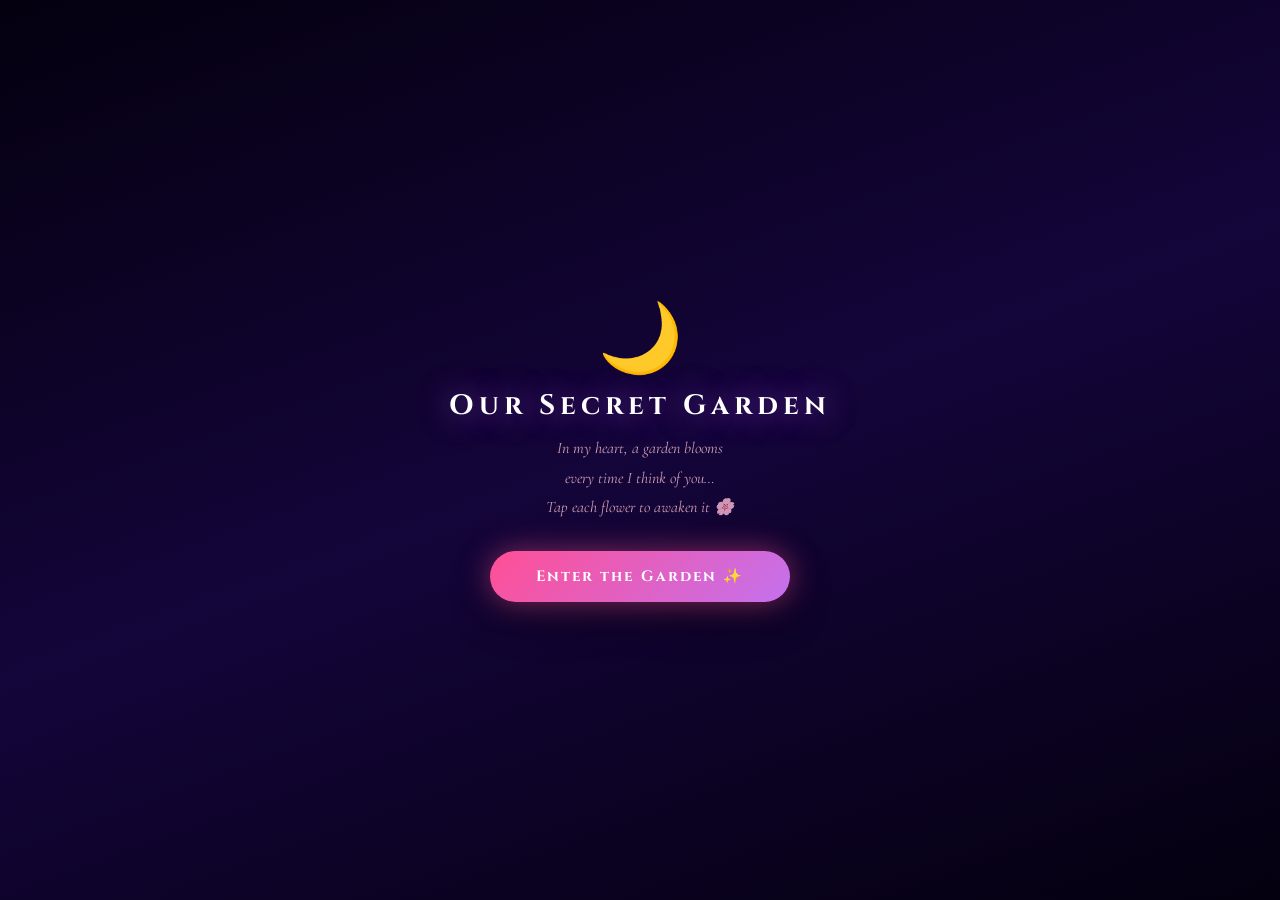
<file: garden.html>
<!DOCTYPE html>
<html lang="ml">
<head>
<meta charset="UTF-8">
<meta name="viewport" content="width=device-width, initial-scale=1.0, maximum-scale=1.0, user-scalable=no, viewport-fit=cover">
<meta name="mobile-web-app-capable" content="yes">
<meta name="apple-mobile-web-app-capable" content="yes">
<meta name="apple-mobile-web-app-status-bar-style" content="black-translucent">
<meta name="theme-color" content="#04000f">
<title>Our Garden 🌸</title>
<link rel="preconnect" href="https://fonts.googleapis.com">
<link href="https://fonts.googleapis.com/css2?family=Cinzel:wght@400;700&family=Cormorant+Garamond:ital,wght@0,300;0,400;1,300;1,400&display=swap" rel="stylesheet">
<style>
*{box-sizing:border-box;margin:0;padding:0;}
:root{
  --pink:#ff6eb5;--rose:#ff4f95;--violet:#c471ed;--gold:#ffd700;
  --cyan:#80f4ff;--green:#34d399;--orange:#f97316;
  --sky1:#04000f;--sky2:#120535;--sky3:#1a0545;
}
html,body{width:100%;height:100%;overflow:hidden;background:#04000f;
  font-family:'Cormorant Garamond',serif;touch-action:manipulation;
  -webkit-font-smoothing:antialiased;
  height: 100dvh; /* dynamic viewport for mobile browsers */
}

/* ── CANVAS STACK ── */
#cvsBg,#cvsGarden{position:fixed;inset:0;width:100%;height:100%;}
#cvsBg{z-index:0;}
#cvsGarden{z-index:2;pointer-events:none;}

/* ── FLOWER STAGE ── */
#stage{
  position:fixed;bottom:0;left:0;right:0;
  height:72%;z-index:3;
  display:flex;align-items:flex-end;justify-content:space-around;
  padding:0 2vw env(safe-area-inset-bottom, 0px);
}
.fw{
  position:relative;flex:1;
  max-width:clamp(48px,13vw,80px);
  display:flex;flex-direction:column;align-items:center;
  cursor:pointer;-webkit-tap-highlight-color:transparent;
  transform:translateY(0);transition:transform .15s ease;
}
.fw:active{transform:translateY(-3px);}

/* SVG flower */
.fsvg{
  width:clamp(46px,12vw,76px);
  height:clamp(46px,12vw,76px);
  transform:scale(0) rotate(-120deg);
  transform-origin:center bottom;
  transition:transform 1.1s cubic-bezier(0.34,1.56,0.64,1);
  filter:drop-shadow(0 0 8px var(--gc));
  position:relative;z-index:2;
  will-change:transform;
}
.fsvg.open{transform:scale(1) rotate(0deg);}
.fsvg.open:hover{filter:drop-shadow(0 0 18px var(--gc)) brightness(1.15);}

/* stem */
.fstem{
  width:3px;
  background:linear-gradient(180deg,#4ade80,#166534);
  border-radius:2px;
  transform:scaleY(0);transform-origin:bottom;
  transition:transform 1s cubic-bezier(0.34,1.56,0.64,1);
  position:relative;z-index:1;
  will-change:transform;
}
.fstem.up{transform:scaleY(1);}

/* leaf pair */
.fleaf{
  position:absolute;
  width:clamp(10px,3vw,16px);height:clamp(7px,2vw,11px);
  border-radius:0 100% 0 100%;
  background:linear-gradient(135deg,#4ade80,#166534);
  opacity:0;transition:opacity .5s .8s;
}
.fleaf.l{left:-130%;top:35%;transform:rotate(-30deg);}
.fleaf.r{right:-130%;top:50%;transform:rotate(30deg) scaleX(-1);}
.fstem.up .fleaf{opacity:1;}

/* word label */
.flabel{
  font-family:'Cinzel',serif;
  font-size:clamp(8px,2.2vw,12px);
  letter-spacing:.06em;
  color:#fff;text-align:center;
  margin-top:5px;padding-bottom:2px;
  opacity:0;transform:translateY(8px);
  transition:opacity .7s 1.1s,transform .7s 1.1s;
  text-shadow:0 0 12px var(--gc);
  pointer-events:none;white-space:nowrap;
  will-change:opacity,transform;
}
.fw.bloomed .flabel{opacity:1;transform:translateY(0);}
.fw.bloomed .fsvg{animation:fFloat 3.5s ease-in-out infinite;}
@keyframes fFloat{0%,100%{transform:scale(1) translateY(0);}50%{transform:scale(1) translateY(-6px);}}

/* ── TAP HINT ── */
#hint{
  position:fixed;bottom:calc(28% + max(env(safe-area-inset-bottom, 0px), 12px));left:50%;transform:translateX(-50%);
  z-index:10;font-family:'Cinzel',serif;
  font-size:clamp(11px,3vw,14px);letter-spacing:.12em;
  color:rgba(255,200,180,.75);white-space:nowrap;
  animation:hpulse 2s infinite;pointer-events:none;
  text-shadow:0 0 20px rgba(255,150,180,.5);
}
@keyframes hpulse{0%,100%{opacity:.3;}50%{opacity:1;}}

/* ── INTRO ── */
#intro{
  position:fixed;inset:0;z-index:60;
  display:flex;flex-direction:column;align-items:center;justify-content:center;
  text-align:center;
  padding:max(env(safe-area-inset-top,20px),30px) 28px max(env(safe-area-inset-bottom,20px),30px);
  background:linear-gradient(160deg,#04000f,#14053a,#04000f);
  animation:iIn 1.4s ease;
}
@keyframes iIn{from{opacity:0;}to{opacity:1;}}
.i-moon{font-size:clamp(48px,14vw,68px);margin-bottom:6px;animation:iRock 4s ease-in-out infinite;}
@keyframes iRock{0%,100%{transform:rotate(-6deg);}50%{transform:rotate(6deg);}}
.i-title{
  font-family:'Cinzel',serif;font-weight:700;
  font-size:clamp(20px,5.5vw,28px);letter-spacing:.18em;
  color:#fff;margin-bottom:10px;
  text-shadow:0 0 30px rgba(200,120,255,.7),0 0 60px rgba(200,120,255,.3);
}
.i-sub{
  font-size:clamp(13px,3.8vw,16px);font-style:italic;
  color:rgba(255,195,210,.8);line-height:1.85;margin-bottom:28px;
  max-width:320px;
}
.i-btn{
  padding:15px 46px;border:none;border-radius:50px;
  background:linear-gradient(135deg,#ff4f95,#c471ed);
  color:#fff;font-family:'Cinzel',serif;
  font-size:15px;font-weight:700;letter-spacing:.14em;cursor:pointer;
  box-shadow:0 0 30px rgba(255,80,150,.5),0 15px 40px rgba(0,0,0,.4);
  -webkit-tap-highlight-color:transparent;
  animation:btnPulse 2.5s ease-in-out infinite;
}
@keyframes btnPulse{0%,100%{box-shadow:0 0 30px rgba(255,80,150,.4),0 15px 40px rgba(0,0,0,.4);}50%{box-shadow:0 0 50px rgba(255,80,150,.7),0 15px 50px rgba(0,0,0,.5);}}

/* ── FINAL OVERLAY ── */
#finalOv{
  position:fixed;inset:0;z-index:50;
  display:none;flex-direction:column;
  align-items:center;justify-content:center;
  padding:max(env(safe-area-inset-top,16px),20px) 20px max(env(safe-area-inset-bottom,16px),20px);
  background:rgba(0,0,0,0);
  overflow-y:auto;
  transition:background 1.6s ease;
}
#finalOv.show{background:rgba(4,0,12,.82);}
#finalCard{
  background:rgba(255,255,255,.055);
  backdrop-filter:blur(22px);-webkit-backdrop-filter:blur(22px);
  border-radius:28px;
  border:1px solid rgba(255,130,190,.25);
  padding:clamp(24px,6vw,42px) clamp(22px,6vw,38px);
  max-width:min(400px,93vw);text-align:center;
  box-shadow:0 30px 80px rgba(0,0,0,.6),0 0 80px rgba(255,80,150,.18);
  transform:scale(0) translateY(30px);
  transition:transform .9s cubic-bezier(0.34,1.56,0.64,1);
}
#finalCard.show{transform:scale(1) translateY(0);}
.fc-glyph{font-size:clamp(42px,12vw,58px);margin-bottom:12px;display:block;}
.fc-title{
  font-family:'Cinzel',serif;font-weight:700;
  font-size:clamp(16px,4.5vw,21px);letter-spacing:.1em;line-height:1.55;
  background:linear-gradient(135deg,#ffd700,#ff9ad5,#c471ed);
  -webkit-background-clip:text;-webkit-text-fill-color:transparent;
  margin-bottom:14px;
}
.fc-msg{
  font-size:clamp(13px,3.8vw,15px);font-style:italic;
  line-height:2;color:rgba(255,255,255,.85);margin-bottom:18px;
}
.fc-sign{
  font-family:'Cinzel',serif;font-size:clamp(11px,3vw,13px);
  color:#ff9ad5;letter-spacing:.1em;margin-bottom:24px;display:block;
}
.fc-btn{
  position:relative;z-index:10;
  padding:14px 42px;border:none;border-radius:50px;
  background:linear-gradient(135deg,#ff4f95,#c471ed);
  color:#fff;font-family:'Cinzel',serif;
  font-size:15px;font-weight:700;letter-spacing:.12em;cursor:pointer;
  box-shadow:0 12px 35px rgba(255,80,150,.45);
  -webkit-tap-highlight-color:transparent;
}

/* ── FALLING PETALS ── */
.fpetal{
  position:fixed;pointer-events:none;z-index:45;
  animation:pfall linear forwards;
}
@keyframes pfall{
  0%{transform:translateY(-30px) rotate(0deg) scale(.8);opacity:0;}
  8%{opacity:1;}
  92%{opacity:.7;}
  100%{transform:translateY(110vh) rotate(var(--pr)) scale(1.1);opacity:0;}
}

/* ── BURST PARTICLES ── */
.burst{
  position:fixed;pointer-events:none;z-index:30;
  will-change:transform,opacity;
}
</style>
</head>
<body>

<canvas id="cvsBg"></canvas>
<canvas id="cvsGarden"></canvas>
<div id="stage"></div>
<div id="hint">🌱 tap each flower to bloom…</div>

<!-- INTRO -->
<div id="intro">
  <div class="i-moon">🌙</div>
  <div class="i-title">Our Secret Garden</div>
  <div class="i-sub">
    In my heart, a garden blooms<br>
    every time I think of you…<br>
    <em>Tap each flower to awaken it 🌸</em>
  </div>
  <button class="i-btn" onclick="startGarden()">Enter the Garden ✨</button>
</div>

<!-- FINAL -->
<div id="finalOv">
  <div id="finalCard">
    <span class="fc-glyph">🌺</span>
    <div class="fc-title">Every flower in this garden<br>is a feeling I have for you.</div>
    <div class="fc-msg">
      Just like flowers need sunlight,<br>
      I need you to feel alive.<br>
      You are the garden,<br>
      the rain, and the light.<br>
      You are everything that makes<br>
      this heart of mine bloom. 🌸
    </div>
    <span class="fc-sign">— Always yours, forever ❤️</span>
    <button class="fc-btn" onclick="location.href='last.html'">അടുത്തത് 🎂</button>
  </div>
</div>

<script>
/* ═══════════════════════════════════════════════════
   GARDEN — maximum beauty, zero lag
   Architecture:
   - cvsBg  : sky gradient, aurora, stars, moon (all canvas, GPU only)
   - cvsGarden: fireflies, ground glow (canvas)
   - #stage : SVG flowers, CSS animations only
═══════════════════════════════════════════════════ */

const isMobile = window.innerWidth < 600;

/* ── FLOWER DATA ── */
const FLOWERS = [
  {word:'അഞ്ജു',    emoji:'💛', colors:['#ff9ad5','#ff6bb5','#ff4f95','#ffb3d9','#ffd6ec'], glow:'#ff6bb5', stemH:.22},
  {word:'സ്നേഹം',   emoji:'❤️', colors:['#ff6060','#ff3838','#ff4f4f','#ff7878','#ffa0a0'], glow:'#ff4040', stemH:.28},
  {word:'മോളേ',     emoji:'🌸', colors:['#c471ed','#a855f7','#9333ea','#b860e0','#d490f8'], glow:'#a855f7', stemH:.19},
  {word:'ചിരി',     emoji:'☀️', colors:['#ffd700','#ffcc00','#ffe030','#ffdd40','#fff060'], glow:'#ffd700', stemH:.30},
  {word:'വിശ്വാസം', emoji:'💙', colors:['#60a5fa','#3b82f6','#2563eb','#80baff','#a0d0ff'], glow:'#3b82f6', stemH:.25},
  {word:'എന്നും',   emoji:'💚', colors:['#34d399','#10b981','#059669','#50e0a8','#70efc0'], glow:'#10b981', stemH:.21},
  {word:'നിന്നോട്', emoji:'💕', colors:['#fb923c','#f97316','#ea580c','#fca060','#ffba80'], glow:'#f97316', stemH:.26},
];

/* ── BG CANVAS ── */
const bgC = document.getElementById('cvsBg');
const bgX = bgC.getContext('2d');
const gdC = document.getElementById('cvsGarden');
const gdX = gdC.getContext('2d');
let W, H;

function resize(){
  W = bgC.width = gdC.width = window.innerWidth;
  H = bgC.height = gdC.height = window.innerHeight;
}
resize();
window.addEventListener('resize', resize, {passive:true});

/* ── STARS ── */
const STAR_N = isMobile ? 100 : 180;
const stars = Array.from({length:STAR_N}, () => ({
  x: Math.random(), y: Math.random() * .75,
  r: Math.random() * 1.5 + .3,
  a: Math.random() * .7 + .15,
  tw: Math.random() * Math.PI * 2,
  spd: .8 + Math.random() * 1.4,
}));

/* ── MOON ── */
const moon = {x:.82, y:.08, r:isMobile?28:38, phase:0};

/* ── FIREFLIES ── */
const FF_N = isMobile ? 12 : 20;
const fflies = Array.from({length:FF_N}, () => ({
  x: .1 + Math.random() * .8,
  y: .15 + Math.random() * .55,
  ox: 0, oy: 0,
  phase: Math.random() * Math.PI * 2,
  spd: .4 + Math.random() * .8,
  rx: 30 + Math.random() * 60,
  ry: 20 + Math.random() * 40,
  a: 0, maxA: .6 + Math.random() * .4,
  blinkSpd: 1.2 + Math.random() * 2,
  active: false,
}));

/* ── SKY STATE ── */
let skyPhase = 0; // 0=night, 1=twilight, 2=dawn
let tick = 0;
let gardenStarted = false;
let bloomCount = 0;

/* sky color sets */
const SKY = [
  // night
  [[4,0,15],[18,5,52],[26,8,68],[10,4,20]],
  // twilight
  [[20,3,48],[70,15,95],[190,60,110],[240,140,80]],
  // dawn
  [[38,6,70],[110,30,140],[210,85,140],[255,190,120]],
];

function lerpSky(phase){
  const i0 = Math.floor(phase), i1 = Math.min(i0+1,2), t = phase - i0;
  return SKY[i0].map((c,ci)=> c.map((v,vi)=>
    Math.round(v + (SKY[i1][ci][vi]-v)*t)
  ));
}

/* ── AURORA (only when bloom started) ── */
let auroraT = 0;
function drawAurora(cols){
  if(!gardenStarted) return;
  const strength = Math.min(1, bloomCount / 4) * .38;
  if(strength < .01) return;
  auroraT += .004;
  const bands = [
    {hue:280, y:.18},
    {hue:200, y:.28},
    {hue:320, y:.12},
  ];
  for(const b of bands){
    const y = b.y * H;
    const grad = bgX.createLinearGradient(0,y-80,0,y+80);
    const wave = Math.sin(auroraT + b.hue*.01) * .15;
    grad.addColorStop(0,'transparent');
    grad.addColorStop(.3+wave,`hsla(${b.hue},90%,65%,${strength*.4})`);
    grad.addColorStop(.5,`hsla(${b.hue},90%,65%,${strength*.7})`);
    grad.addColorStop(.7-wave,`hsla(${b.hue},90%,65%,${strength*.3})`);
    grad.addColorStop(1,'transparent');
    bgX.save();
    bgX.globalCompositeOperation='screen';
    for(let x=0;x<W;x+=W*.25){
      const wx = Math.sin(auroraT*.7 + x*.003 + b.hue*.01)*H*.04;
      bgX.fillStyle=grad;
      bgX.fillRect(x, y+wx-80, W*.3, 160);
    }
    bgX.restore();
  }
}

/* ── GROUND GLOW ── */
function drawGround(){
  const gh = H * .22;
  // base ground
  const grad = gdX.createLinearGradient(0, H-gh, 0, H);
  const gc0 = gardenStarted ?
    `rgba(${20+bloomCount*8},${12+bloomCount*4},${5},1)` : 'rgba(12,8,2,1)';
  grad.addColorStop(0, 'rgba(0,0,0,0)');
  grad.addColorStop(.08, gc0);
  grad.addColorStop(1, 'rgba(8,5,1,1)');
  gdX.fillStyle = grad;
  gdX.beginPath();
  gdX.ellipse(W*.5, H, W*.65, gh*.7, 0, Math.PI, 0);
  gdX.fill();

  // soil glow — intensifies as flowers bloom
  if(gardenStarted && bloomCount > 0){
    const glowColors = ['#ff6bb5','#ff4040','#a855f7','#ffd700','#3b82f6','#10b981','#f97316'];
    const usedColors = glowColors.slice(0, bloomCount);
    usedColors.forEach((col, i) => {
      const xp = (.1 + i * .13) * W;
      const sg = gdX.createRadialGradient(xp, H*.85, 0, xp, H*.85, W*.12);
      const hex = col.replace('#','');
      const r16 = parseInt(hex.substring(0,2),16);
      const g16 = parseInt(hex.substring(2,4),16);
      const b16 = parseInt(hex.substring(4,6),16);
      sg.addColorStop(0, `rgba(${r16},${g16},${b16},0.22)`);
      sg.addColorStop(1,'transparent');
      gdX.fillStyle = sg;
      gdX.fillRect(0, H*.7, W, H*.3);
    });
  }

  // grass blades on canvas — efficient batch
  gdX.save();
  const grassCount = isMobile ? 80 : 140;
  for(let i=0;i<grassCount;i++){
    const gx = (i/grassCount)*W + Math.sin(i*1.7)*8;
    const gh2 = 8 + Math.sin(i*2.3+tick*.03)*12 + 5;
    const sway = Math.sin(tick*.025 + i*.4) * 3;
    gdX.strokeStyle = i%3===0 ?
      `rgba(74,222,128,${.4+Math.sin(i)*.2})` :
      `rgba(22,101,52,${.5+Math.sin(i*1.3)*.2})`;
    gdX.lineWidth = 1.5 + Math.random()*.5;
    gdX.beginPath();
    gdX.moveTo(gx, H);
    gdX.quadraticCurveTo(gx + sway, H - gh2*.5, gx + sway*1.5, H - gh2);
    gdX.stroke();
  }
  gdX.restore();
}

/* ── DRAW LOOP ── */
let raf;
function frame(){
  tick++;
  bgX.clearRect(0,0,W,H);
  gdX.clearRect(0,0,W,H);

  /* sky gradient */
  const phase = Math.min(2, skyPhase);
  const cols = lerpSky(phase);
  const skyG = bgX.createLinearGradient(0,0,0,H);
  skyG.addColorStop(0,   `rgb(${cols[0]})`);
  skyG.addColorStop(.38, `rgb(${cols[1]})`);
  skyG.addColorStop(.7,  `rgb(${cols[2]})`);
  skyG.addColorStop(1,   `rgb(${cols[3]})`);
  bgX.fillStyle = skyG;
  bgX.fillRect(0,0,W,H);

  /* aurora */
  drawAurora(cols);

  /* moon */
  const mx = moon.x*W, my = moon.y*H, mr = moon.r;
  const moonG = bgX.createRadialGradient(mx-mr*.3,my-mr*.3,0,mx,my,mr);
  moonG.addColorStop(0,'#fffde8');
  moonG.addColorStop(.6,'#f5e080');
  moonG.addColorStop(1,'#d4b840');
  // moon halo
  const halo = bgX.createRadialGradient(mx,my,mr*.5,mx,my,mr*3.5);
  halo.addColorStop(0,`rgba(255,230,100,${.25-skyPhase*.08})`);
  halo.addColorStop(1,'transparent');
  bgX.fillStyle=halo;bgX.beginPath();bgX.arc(mx,my,mr*3.5,0,Math.PI*2);bgX.fill();
  bgX.fillStyle=moonG;bgX.beginPath();bgX.arc(mx,my,mr,0,Math.PI*2);bgX.fill();
  // moon craters
  bgX.fillStyle='rgba(180,150,40,.25)';
  [[-.25,-.2,.28],[.15,.15,.18],[-.1,.3,.14]].forEach(([dx,dy,cr])=>{
    bgX.beginPath();bgX.arc(mx+dx*mr,my+dy*mr,cr*mr,0,Math.PI*2);bgX.fill();
  });

  /* stars — fade with dawn */
  const starAlpha = Math.max(0, 1 - skyPhase*.55);
  for(const s of stars){
    const tw = .6 + .4*Math.sin(tick*.02*s.spd + s.tw);
    bgX.beginPath();bgX.arc(s.x*W, s.y*H, s.r, 0, Math.PI*2);
    bgX.fillStyle=`rgba(255,255,255,${s.a*tw*starAlpha})`;bgX.fill();
  }

  /* ground + grass */
  drawGround();

  /* fireflies */
  if(gardenStarted){
    for(const ff of fflies){
      ff.phase += ff.spd * .012;
      const blink = .5 + .5*Math.sin(ff.phase * ff.blinkSpd);
      if(!ff.active && blink > .9) ff.a = Math.min(ff.maxA, ff.a + .04);
      else if(!ff.active) ff.a = Math.max(0, ff.a - .02);
      if(ff.active) ff.a = Math.min(ff.maxA, ff.a + .06);
      const fx = (ff.x + Math.sin(ff.phase)*ff.rx/W) * W;
      const fy = (ff.y + Math.cos(ff.phase*.7)*ff.ry/H) * H;
      // glow
      const fg = gdX.createRadialGradient(fx,fy,0,fx,fy,isMobile?9:13);
      fg.addColorStop(0,`rgba(170,255,140,${ff.a})`);
      fg.addColorStop(.4,`rgba(140,255,100,${ff.a*.5})`);
      fg.addColorStop(1,'transparent');
      gdX.fillStyle=fg;gdX.beginPath();gdX.arc(fx,fy,isMobile?9:13,0,Math.PI*2);gdX.fill();
      // core dot
      gdX.fillStyle=`rgba(220,255,180,${ff.a})`;
      gdX.beginPath();gdX.arc(fx,fy,isMobile?1.5:2.2,0,Math.PI*2);gdX.fill();
    }
  }

  raf = requestAnimationFrame(frame);
}
frame();

/* ── BUILD SVG FLOWERS ── */
const stage = document.getElementById('stage');
const wrapEls = [];

function makePetalPath(i, n){
  const angle = (i/n)*360;
  return `<ellipse
    cx="50" cy="22" rx="12" ry="22"
    transform="rotate(${angle} 50 50)"
    fill="url(#pg${i})" opacity=".92"/>`;
}

FLOWERS.forEach((fd, idx) => {
  const stemPx = Math.round(fd.stemH * window.innerHeight);

  const wrap = document.createElement('div');
  wrap.className = 'fw';
  wrap.style.setProperty('--gc', fd.glow);

  // SVG flower
  const n = 8;
  const defs = fd.colors.map((c,i)=>`
    <radialGradient id="pg${i}_f${idx}" cx="50%" cy="80%" r="60%">
      <stop offset="0%" stop-color="${c}"/>
      <stop offset="100%" stop-color="${c}88"/>
    </radialGradient>`).join('');

  const petals = Array.from({length:n}, (_,i)=>`
    <ellipse cx="50" cy="20" rx="10" ry="22"
      transform="rotate(${(i/n)*360} 50 50)"
      fill="url(#pg${i%fd.colors.length}_f${idx})" opacity=".93">
      <animate attributeName="opacity"
        values=".93;1;.93" dur="${2+i*.15}s"
        repeatCount="indefinite"/>
    </ellipse>`).join('');

  const svg = `<svg class="fsvg" viewBox="0 0 100 100" xmlns="http://www.w3.org/2000/svg" style="--gc:${fd.glow}">
    <defs>${defs}</defs>
    ${petals}
    <circle cx="50" cy="50" r="13" fill="url(#ctr${idx})"/>
    <radialGradient id="ctr${idx}" cx="40%" cy="35%" r="60%">
      <stop offset="0%" stop-color="#fffde0"/>
      <stop offset="70%" stop-color="#f0c030"/>
      <stop offset="100%" stop-color="#c08010"/>
    </radialGradient>
    <text x="50" y="55" text-anchor="middle" font-size="13"
      dominant-baseline="central">${fd.emoji}</text>
  </svg>`;

  const stem = document.createElement('div');
  stem.className = 'fstem';
  stem.style.height = stemPx + 'px';
  const ll = document.createElement('div'); ll.className='fleaf l';
  const lr = document.createElement('div'); lr.className='fleaf r';
  stem.appendChild(ll); stem.appendChild(lr);

  const label = document.createElement('div');
  label.className = 'flabel';
  label.style.setProperty('--gc', fd.glow);
  label.textContent = fd.word;

  wrap.innerHTML = svg;
  wrap.appendChild(stem);
  wrap.appendChild(label);

  const svgEl = wrap.querySelector('.fsvg');
  svgEl.style.setProperty('--gc', fd.glow);

  // tap to bloom
  let bloomed = false;
  function bloom(){
    if(bloomed) return;
    bloomed = true;
    wrap.classList.add('bloomed');
    svgEl.classList.add('open');
    stem.classList.add('up');

    bloomCount++;
    skyPhase = Math.min(2, bloomCount / 3.5);

    burst(wrap, fd);

    const remaining = FLOWERS.length - bloomCount;
    const hint = document.getElementById('hint');
    if(remaining > 0){
      hint.textContent = `✨ ${remaining} more waiting…`;
    } else {
      hint.textContent = '';
      setTimeout(showFinal, 1400);
    }
  }

  wrap.addEventListener('touchend', e => { e.preventDefault(); bloom(); }, {passive:false});
  wrap.addEventListener('click', bloom);

  stage.appendChild(wrap);
  wrapEls.push({wrap, svgEl, stem, bloom});
});

/* ── BURST PARTICLES ── */
function burst(wrap, fd){
  const rect = wrap.getBoundingClientRect();
  const cx = rect.left + rect.width/2;
  const cy = rect.top + rect.height * .3;
  const items = ['🌸','✨','💫','🌺','⭐','🌼','💖','🌟'];
  const n = isMobile ? 8 : 14;

  for(let i=0; i<n; i++){
    const el = document.createElement('div');
    el.className = 'burst';
    const dx = (Math.random()-.5)*180;
    const dy = -(50 + Math.random()*140);
    const rot = (Math.random()-.5)*360;
    const sz = 12 + Math.random()*14;
    el.textContent = items[Math.floor(Math.random()*items.length)];
    el.style.cssText = `left:${cx}px;top:${cy}px;font-size:${sz}px;`;
    el.animate([
      {transform:'translate(0,0) scale(0) rotate(0deg)',opacity:1},
      {transform:`translate(${dx*.3}px,${dy*.3}px) scale(1.2) rotate(${rot*.4}deg)`,opacity:1,offset:.35},
      {transform:`translate(${dx}px,${dy}px) scale(.8) rotate(${rot}deg)`,opacity:0}
    ], {duration:1100+i*40, easing:'cubic-bezier(0.22,1,0.36,1)', fill:'forwards'})
    .onfinish = () => el.remove();
    document.body.appendChild(el);
  }

  // colored dot sparks
  const sparkN = isMobile ? 6 : 10;
  for(let i=0; i<sparkN; i++){
    const el = document.createElement('div');
    const ang = (i/sparkN)*Math.PI*2;
    const dist = 40 + Math.random()*60;
    el.style.cssText = `
      position:fixed;pointer-events:none;z-index:31;
      left:${cx}px;top:${cy}px;
      width:5px;height:5px;border-radius:50%;
      background:${fd.colors[i % fd.colors.length]};
      box-shadow:0 0 8px ${fd.glow};
    `;
    el.animate([
      {transform:'translate(0,0) scale(1)',opacity:1},
      {transform:`translate(${Math.cos(ang)*dist}px,${Math.sin(ang)*dist-30}px) scale(0)`,opacity:0}
    ], {duration:700+i*50, easing:'ease-out', fill:'forwards'})
    .onfinish = () => el.remove();
    document.body.appendChild(el);
  }
}

/* ── START GARDEN ── */
function startGarden(){
  const intro = document.getElementById('intro');
  intro.style.transition = 'opacity .9s ease';
  intro.style.opacity = '0';
  setTimeout(() => { intro.style.display = 'none'; }, 900);
  gardenStarted = true;
  // activate all fireflies gradually
  fflies.forEach((ff, i) => setTimeout(() => ff.active = true, i * 200));
}

/* ── FINAL ── */
function showFinal(){
  // falling petals shower
  const pe = ['🌸','🌺','🌼','💮','🌷','✿','🌻'];
  let cnt = 0;
  const iv = setInterval(() => {
    if(cnt > 50){ clearInterval(iv); return; }
    const p = document.createElement('div');
    p.className = 'fpetal';
    p.textContent = pe[cnt % pe.length];
    const dur = 3 + Math.random()*3;
    p.style.cssText = `left:${Math.random()*100}vw;font-size:${14+Math.random()*14}px;
      animation-duration:${dur}s;animation-delay:${Math.random()*.5}s;
      --pr:${(Math.random()-.5)*720}deg;`;
    document.body.appendChild(p);
    setTimeout(() => p.remove(), (dur+1)*1000);
    cnt++;
  }, 100);

  const ov = document.getElementById('finalOv');
  const card = document.getElementById('finalCard');
  ov.style.display = 'flex';
  requestAnimationFrame(() => {
    ov.classList.add('show');
    setTimeout(() => card.classList.add('show'), 350);
  });
}

/* ── VISIBILITY (battery saver) ── */
document.addEventListener('visibilitychange', () => {
  if(document.hidden){ cancelAnimationFrame(raf); }
  else { frame(); }
});
</script>

<!-- MUSIC — seamless carry-through -->
<script>
(function(){
  if (!window.bgMusic) {
    window.bgMusic = new Audio("assets/music/anju-song.mp3");
    window.bgMusic.loop = true;
    window.bgMusic.volume = 0.6;
    window.bgMusic.preload = "auto";
  }
  window.bgMusic.ontimeupdate = function() {
    try { localStorage.setItem("musicTime", window.bgMusic.currentTime); } catch(e){}
  };
  var _t = null;
  try { _t = localStorage.getItem("musicTime"); } catch(e){}
  if (_t) window.bgMusic.currentTime = parseFloat(_t);
  window.bgMusic.play().catch(function(){});
  function _tryPlay(){ window.bgMusic.play().catch(function(){}); }
  document.addEventListener("touchstart", _tryPlay, {once:true, passive:true});
  document.addEventListener("click", _tryPlay, {once:true, passive:true});
  window.addEventListener("pagehide", function(){
    try { localStorage.setItem("musicTime", window.bgMusic.currentTime); } catch(e){}
  });
  window.addEventListener("beforeunload", function(){
    try { localStorage.setItem("musicTime", window.bgMusic.currentTime); } catch(e){}
  });
  document.addEventListener("visibilitychange", function(){
    if (document.hidden) window.bgMusic.pause();
    else window.bgMusic.play().catch(function(){});
  });
})();
</script>
</body>
</html>
</file>
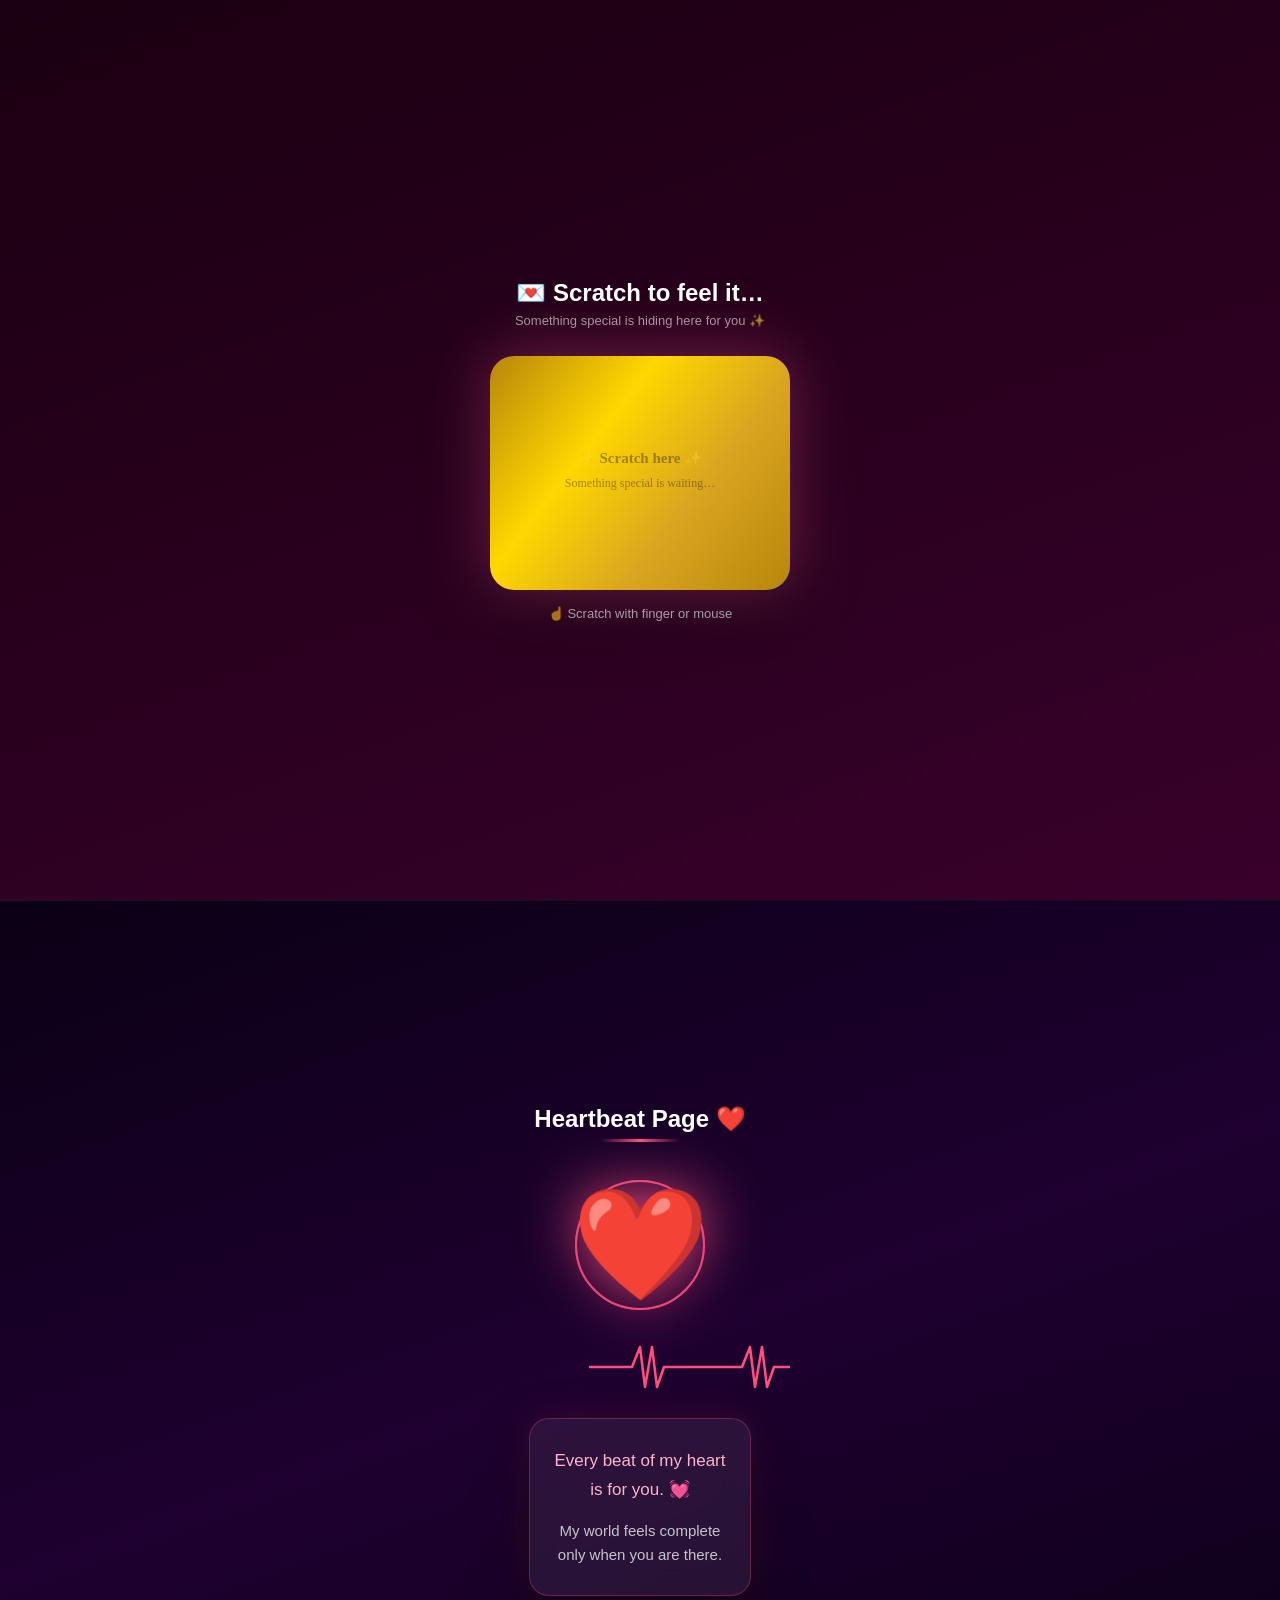
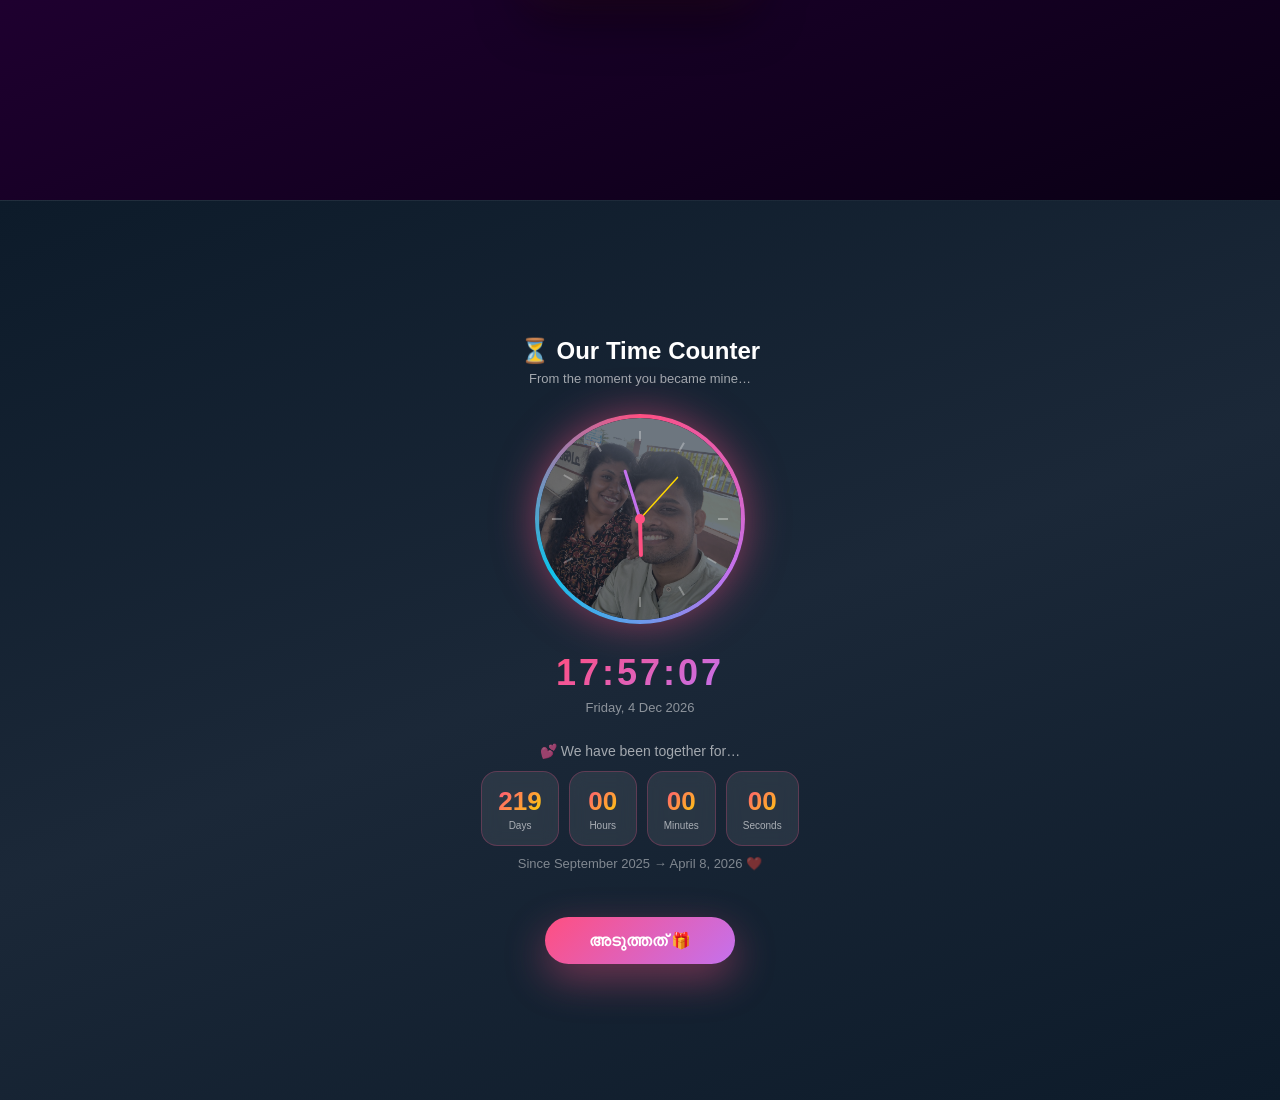
<file: heartbeat.html>
<!DOCTYPE html>
<html lang="ml">
<head>
  <meta charset="UTF-8">
  <meta name="viewport" content="width=device-width, initial-scale=1.0">
  <title>Heartbeat ❤️</title>
  <style>
    * { box-sizing: border-box; margin: 0; padding: 0; }
    body {
      font-family: 'Segoe UI', sans-serif;
      background: linear-gradient(160deg, #1a0010, #3d0030, #1a0010);
      min-height: 100vh;
      color: #fff;
      overflow-x: hidden;
    }
    .float-heart {
      position: fixed;
      pointer-events: none;
      animation: floatUp linear infinite;
      opacity: 0;
      z-index: 0;
    }
    @keyframes floatUp {
      0%   { transform: translateY(100vh); opacity: 0; }
      20%  { opacity: 0.6; }
      80%  { opacity: 0.4; }
      100% { transform: translateY(-10vh); opacity: 0; }
    }
    .section {
      min-height: 100vh;
      display: flex;
      flex-direction: column;
      justify-content: center;
      align-items: center;
      padding: 40px 20px;
      position: relative;
      z-index: 2;
    }
    .sec-title {
      font-size: 24px;
      font-weight: 700;
      margin-bottom: 6px;
      text-align: center;
    }
    .sec-sub {
      font-size: 13px;
      opacity: 0.6;
      margin-bottom: 28px;
      text-align: center;
    }
    .divider {
      width: 80px;
      height: 3px;
      background: linear-gradient(90deg, transparent, #ff4f81, transparent);
      margin: 0 auto 28px;
      border-radius: 2px;
    }

    /* SCRATCH CARD */
    .scratch-outer {
      position: relative;
      width: min(300px, 88vw);
      border-radius: 24px;
      overflow: hidden;
      box-shadow: 0 0 60px rgba(255,80,150,0.4), 0 25px 60px rgba(0,0,0,0.6);
    }
    .scratch-bg {
      width: 100%;
      min-height: 220px;
      background: linear-gradient(135deg, #ff4f81, #c471ed, #12c2e9);
      display: flex;
      flex-direction: column;
      justify-content: center;
      align-items: center;
      padding: 30px 20px;
      text-align: center;
    }
    .scratch-bg .s-icon { font-size: 48px; margin-bottom: 12px; }
    .scratch-bg .s-main { font-size: 18px; font-weight: 700; line-height: 1.6; }
    .scratch-bg .s-sub  { font-size: 13px; opacity: 0.85; margin-top: 10px; line-height: 1.5; }
    #scratchCanvas {
      position: absolute; top: 0; left: 0;
      cursor: crosshair; border-radius: 24px; touch-action: none;
    }
    .scratch-hint {
      margin-top: 16px; font-size: 13px; opacity: 0.6;
      animation: pulse 1.5s infinite;
    }
    @keyframes pulse { 0%,100%{opacity:0.3;} 50%{opacity:0.9;} }
    .revealed-badge {
      display: none; margin-top: 14px;
      background: rgba(255,255,255,0.15);
      border-radius: 30px; padding: 8px 24px;
      font-size: 14px; color: #ffd700;
    }

    /* HEARTBEAT */
    #sec-heart { background: linear-gradient(160deg, #0a0015, #1f0030, #0a0015); border-top: 1px solid rgba(255,255,255,0.05); }
    .heart-wrapper {
      position: relative;
      display: flex; justify-content: center; align-items: center;
      margin: 10px 0 30px;
    }
    .heartbeat-big {
      font-size: clamp(70px,25vw,110px);
      animation: heartbeat 1.2s ease-in-out infinite;
      filter: drop-shadow(0 0 30px rgba(255,80,130,0.9));
      position: relative; z-index: 2;
    }
    @keyframes heartbeat {
      0%  { transform: scale(1); }
      14% { transform: scale(1.22); }
      28% { transform: scale(1); }
      42% { transform: scale(1.18); }
      70% { transform: scale(1); }
      100%{ transform: scale(1); }
    }
    .ring {
      position: absolute; width: 130px; height: 130px;
      border-radius: 50%;
      border: 2px solid rgba(255,80,130,0.5);
      animation: ringPulse 1.2s ease-out infinite;
    }
    .ring:nth-child(2){ animation-delay:0.3s; }
    .ring:nth-child(3){ animation-delay:0.6s; }
    @keyframes ringPulse {
      0%  { transform:scale(0.8); opacity:0.8; }
      100%{ transform:scale(2.5); opacity:0; }
    }
    .ecg-wrap { width:min(300px,88vw); height:55px; overflow:hidden; margin:0 auto 24px; }
    .ecg-wrap svg { width:200%; height:100%; animation:ecgScroll 2s linear infinite; }
    @keyframes ecgScroll { from{transform:translateX(0);} to{transform:translateX(-50%);} }
    .heart-msg-box {
      background: rgba(255,255,255,0.07);
      backdrop-filter: blur(14px);
      border-radius: 20px;
      border: 1px solid rgba(255,80,130,0.3);
      padding: 28px 24px;
      max-width: min(320px,88vw);
      text-align: center;
      box-shadow: 0 20px 50px rgba(0,0,0,0.5), 0 0 40px rgba(255,80,130,0.15);
    }
    .heart-msg-box .hm1 { font-size: 17px; line-height: 1.7; color: #ffb3cc; margin-bottom: 14px; }
    .heart-msg-box .hm2 { font-size: 15px; line-height: 1.6; color: rgba(255,255,255,0.75); }

    /* TIMER */
    #sec-timer { background: linear-gradient(160deg, #0d1b2a, #1b2838, #0d1b2a); border-top: 1px solid rgba(255,255,255,0.05); }
    .clock-photo-wrap {
      position: relative; width: min(210px,55vw); height: min(210px,55vw);
      margin: 0 auto 28px;
    }
    .clock-ring {
      position: absolute; inset: 0; border-radius: 50%;
      background: conic-gradient(from 0deg, #ff4f81, #c471ed, #12c2e9, #ff4f81);
      padding: 4px;
      box-shadow: 0 0 40px rgba(255,80,130,0.5);
      animation: rotateSlow 20s linear infinite;
    }
    @keyframes rotateSlow { to{ transform:rotate(360deg); } }
    .clock-inner {
      position: absolute; inset: 4px; border-radius: 50%;
      background: #0d1b2a;
      display: flex; justify-content: center; align-items: center;
      overflow: hidden;
    }
    .clock-inner img {
      width: 100%; height: 100%; object-fit: cover;
      border-radius: 50%; opacity: 0.4;
    }
    #clockSvg { position: absolute; inset: 0; width: 100%; height: 100%; }
    .digital-time {
      font-size: clamp(26px,8vw,36px); font-weight: 800; text-align: center;
      letter-spacing: 3px;
      background: linear-gradient(135deg, #ff4f81, #c471ed);
      -webkit-background-clip: text; -webkit-text-fill-color: transparent;
      margin-bottom: 6px;
    }
    .digital-date { font-size: 13px; opacity: 0.5; text-align: center; margin-bottom: 28px; }
    .counter-label { font-size: 14px; opacity: 0.6; text-align: center; margin-bottom: 12px; }
    .counter-cards { display:flex; gap:10px; flex-wrap:wrap; justify-content:center; margin-bottom:10px; }
    .c-card {
      background: rgba(255,255,255,0.08);
      border: 1px solid rgba(255,80,130,0.25);
      border-radius: 16px; padding: 14px 16px;
      text-align: center; min-width: 68px;
      backdrop-filter: blur(8px);
    }
    .c-card .num {
      font-size: clamp(20px,6vw,26px); font-weight: 800;
      background: linear-gradient(135deg, #ff4f81, #ffd700);
      -webkit-background-clip: text; -webkit-text-fill-color: transparent;
    }
    .c-card .lbl { font-size: 10px; opacity: 0.6; margin-top: 3px; }
    .love-since { font-size: 13px; opacity: 0.45; text-align: center; margin-bottom: 36px; }
    .next-btn {
      display: block; margin: 10px auto 0;
      padding: 14px 44px; border: none; border-radius: 50px;
      background: linear-gradient(135deg, #ff4f81, #c471ed);
      color: #fff; font-size: 16px; font-weight: 700;
      cursor: pointer;
      box-shadow: 0 15px 40px rgba(255,80,130,0.4);
      transition: transform 0.2s;
    }
    .next-btn:hover { transform: translateY(-3px); }
    .next-btn:active { transform: scale(0.97); }
  </style>
</head>
<body>

<script>
  const emojis=['❤️','💕','💗','💓','🌸','✨'];
  for(let i=0;i<18;i++){
    const d=document.createElement('div');
    d.className='float-heart';
    d.innerText=emojis[i%emojis.length];
    d.style.left=Math.random()*100+'vw';
    d.style.animationDuration=(7+Math.random()*6)+'s';
    d.style.animationDelay=(Math.random()*8)+'s';
    d.style.fontSize=(12+Math.random()*12)+'px';
    document.body.appendChild(d);
  }
</script>

<!-- SCRATCH CARD -->
<div class="section" id="sec-scratch">
  <div class="sec-title">💌 Scratch to feel it…</div>
  <div class="sec-sub">Something special is hiding here for you ✨</div>
  <div class="scratch-outer" id="scratchOuter">
    <div class="scratch-bg">
      <div class="s-icon">💝</div>
      <div class="s-main">Every beat of my heart<br>is for you.</div>
      <div class="s-sub">My world feels complete<br>only when you are there. ❤️</div>
    </div>
    <canvas id="scratchCanvas"></canvas>
  </div>
  <div class="scratch-hint" id="scratchHint">☝️ Scratch with finger or mouse</div>
  <div class="revealed-badge" id="revealedBadge">💖 You found it!</div>
</div>

<!-- HEARTBEAT -->
<div class="section" id="sec-heart">
  <div class="sec-title">Heartbeat Page ❤️</div>
  <div class="divider"></div>
  <div class="heart-wrapper">
    <div class="ring"></div><div class="ring"></div><div class="ring"></div>
    <div class="heartbeat-big">❤️</div>
  </div>
  <div class="ecg-wrap">
    <svg viewBox="0 0 400 55" xmlns="http://www.w3.org/2000/svg">
      <polyline
        points="0,28 30,28 42,28 50,8 55,48 62,8 67,48 74,28 110,28
                140,28 152,28 160,8 165,48 172,8 177,48 184,28 220,28
                250,28 262,28 270,8 275,48 282,8 287,48 294,28 330,28
                360,28 372,28 380,8 385,48 392,8 397,48 400,28"
        fill="none" stroke="#ff4f81" stroke-width="2.5"
        stroke-linecap="round" stroke-linejoin="round"/>
    </svg>
  </div>
  <div class="heart-msg-box">
    <div class="hm1">Every beat of my heart<br>is for you. 💓</div>
    <div class="hm2">My world feels complete<br>only when you are there.</div>
  </div>
</div>

<!-- TIMER -->
<div class="section" id="sec-timer">
  <div class="sec-title">⏳ Our Time Counter</div>
  <div class="sec-sub">From the moment you became mine…</div>

  <div class="clock-photo-wrap">
    <div class="clock-ring"></div>
    <div class="clock-inner">
      <img src="assets/images/couple_clock.jpg" alt="Anju">
    </div>
    <svg id="clockSvg" viewBox="0 0 210 210" xmlns="http://www.w3.org/2000/svg">
      <g id="clockMarkers"></g>
      <line id="hourHand" x1="105" y1="105" x2="105" y2="68" stroke="#ff4f81" stroke-width="4" stroke-linecap="round"/>
      <line id="minHand"  x1="105" y1="105" x2="105" y2="52" stroke="#c471ed" stroke-width="3" stroke-linecap="round"/>
      <line id="secHand"  x1="105" y1="105" x2="105" y2="40" stroke="#ffd700" stroke-width="1.5" stroke-linecap="round"/>
      <circle cx="105" cy="105" r="5" fill="#ff4f81"/>
    </svg>
  </div>

  <div class="digital-time" id="digitalTime">00:00:00</div>
  <div class="digital-date" id="digitalDate"></div>

  <div class="counter-label">💕 We have been together for…</div>
  <div class="counter-cards">
    <div class="c-card"><div class="num" id="cDays">0</div><div class="lbl">Days</div></div>
    <div class="c-card"><div class="num" id="cHours">00</div><div class="lbl">Hours</div></div>
    <div class="c-card"><div class="num" id="cMins">00</div><div class="lbl">Minutes</div></div>
    <div class="c-card"><div class="num" id="cSecs">00</div><div class="lbl">Seconds</div></div>
  </div>
  <div class="love-since">Since September 2025 → April 8, 2026 ❤️</div>
  <button class="next-btn" onclick="location.href='mysterybox.html'">അടുത്തത് 🎁</button>
</div>

<script>
/* SCRATCH */
(function(){
  const outer=document.getElementById('scratchOuter');
  const canvas=document.getElementById('scratchCanvas');
  const ctx=canvas.getContext('2d');
  const hint=document.getElementById('scratchHint');
  const badge=document.getElementById('revealedBadge');
  let painting=false, revealed=false;

  function resize(){
    const r=outer.getBoundingClientRect();
    canvas.width=r.width; canvas.height=r.height;
    drawCover();
  }
  function drawCover(){
    const g=ctx.createLinearGradient(0,0,canvas.width,canvas.height);
    g.addColorStop(0,'#b8860b'); g.addColorStop(0.35,'#ffd700');
    g.addColorStop(0.65,'#daa520'); g.addColorStop(1,'#b8860b');
    ctx.fillStyle=g; ctx.fillRect(0,0,canvas.width,canvas.height);
    ctx.fillStyle='rgba(0,0,0,0.35)';
    ctx.font='bold 15px Segoe UI'; ctx.textAlign='center';
    ctx.fillText('✨ Scratch here ✨',canvas.width/2,canvas.height/2-10);
    ctx.font='12px Segoe UI';
    ctx.fillText('Something special is waiting…',canvas.width/2,canvas.height/2+14);
  }
  window.addEventListener('load',resize);

  function getPos(e){
    const r=canvas.getBoundingClientRect();
    if(e.touches) return{x:e.touches[0].clientX-r.left,y:e.touches[0].clientY-r.top};
    return{x:e.clientX-r.left,y:e.clientY-r.top};
  }
  function scratch(e){
    if(!painting)return; e.preventDefault();
    const p=getPos(e);
    ctx.globalCompositeOperation='destination-out';
    ctx.beginPath(); ctx.arc(p.x,p.y,28,0,Math.PI*2); ctx.fill();
    check();
  }
  function check(){
    if(revealed)return;
    const d=ctx.getImageData(0,0,canvas.width,canvas.height).data;
    let c=0; for(let i=3;i<d.length;i+=4)if(d[i]<128)c++;
    if(c/(canvas.width*canvas.height)>0.45){
      revealed=true;
      canvas.style.transition='opacity 0.8s'; canvas.style.opacity='0';
      setTimeout(()=>canvas.style.display='none',800);
      hint.style.display='none'; badge.style.display='block';
      for(let i=0;i<28;i++){
        const h=document.createElement('div');
        h.style.cssText=`position:fixed;font-size:22px;pointer-events:none;z-index:999;
          left:${Math.random()*100}vw;top:${Math.random()*60+10}vh;
          animation:floatUp ${2+Math.random()*2}s ease forwards`;
        h.innerText=['💝','💖','✨','🌸','❤️'][Math.floor(Math.random()*5)];
        document.body.appendChild(h);
        setTimeout(()=>h.remove(),4000);
      }
    }
  }
  canvas.addEventListener('mousedown',e=>{painting=true;scratch(e);});
  canvas.addEventListener('mousemove',scratch);
  canvas.addEventListener('mouseup',()=>painting=false);
  canvas.addEventListener('touchstart',e=>{painting=true;scratch(e);},{passive:false});
  canvas.addEventListener('touchmove',scratch,{passive:false});
  canvas.addEventListener('touchend',()=>painting=false);
})();

/* CLOCK MARKERS */
(function(){
  const g=document.getElementById('clockMarkers');
  const cx=105,cy=105,r=94;
  for(let i=0;i<12;i++){
    const a=(i/12)*Math.PI*2-Math.PI/2;
    const line=document.createElementNS('http://www.w3.org/2000/svg','line');
    line.setAttribute('x1',cx+Math.cos(a)*(r-6));
    line.setAttribute('y1',cy+Math.sin(a)*(r-6));
    line.setAttribute('x2',cx+Math.cos(a)*(r-16));
    line.setAttribute('y2',cy+Math.sin(a)*(r-16));
    line.setAttribute('stroke','rgba(255,255,255,0.3)');
    line.setAttribute('stroke-width','2');
    g.appendChild(line);
  }
})();

/* CLOCK + COUNTER */
function tick(){
  const now=new Date();
  const h=now.getHours(),m=now.getMinutes(),s=now.getSeconds();
  const hA=((h%12)/12)*360+(m/60)*30-90;
  const mA=(m/60)*360+(s/60)*6-90;
  const sA=(s/60)*360-90;
  function pt(a,l){const r=a*Math.PI/180;return{x:105+Math.cos(r)*l,y:105+Math.sin(r)*l};}
  const hP=pt(hA,36),mP=pt(mA,50),sP=pt(sA,56);
  document.getElementById('hourHand').setAttribute('x2',hP.x);
  document.getElementById('hourHand').setAttribute('y2',hP.y);
  document.getElementById('minHand').setAttribute('x2',mP.x);
  document.getElementById('minHand').setAttribute('y2',mP.y);
  document.getElementById('secHand').setAttribute('x2',sP.x);
  document.getElementById('secHand').setAttribute('y2',sP.y);

  const pad=n=>String(n).padStart(2,'0');
  document.getElementById('digitalTime').textContent=`${pad(h)}:${pad(m)}:${pad(s)}`;
  const days=['Sunday','Monday','Tuesday','Wednesday','Thursday','Friday','Saturday'];
  const months=['Jan','Feb','Mar','Apr','May','Jun','Jul','Aug','Sep','Oct','Nov','Dec'];
  document.getElementById('digitalDate').textContent=
    `${days[now.getDay()]}, ${now.getDate()} ${months[now.getMonth()]} ${now.getFullYear()}`;

  const start=new Date('2025-09-01T00:00:00+05:30');
  const target=new Date('2026-04-08T00:00:00+05:30');
  const end=now<target?now:target;
  const diff=Math.max(0,end-start);
  const ts=Math.floor(diff/1000);
  document.getElementById('cDays').textContent=Math.floor(ts/86400);
  document.getElementById('cHours').textContent=pad(Math.floor((ts%86400)/3600));
  document.getElementById('cMins').textContent=pad(Math.floor((ts%3600)/60));
  document.getElementById('cSecs').textContent=pad(ts%60);
}
setInterval(tick,1000); tick();
</script>
<script>
(function(){
  /* ── Music engine: seamless across all pages ── */
  if (!window.bgMusic) {
    window.bgMusic = new Audio("assets/music/anju-song.mp3");
    window.bgMusic.loop = true;
    window.bgMusic.volume = 0.6;
    window.bgMusic.preload = "auto";
  }
  // Save position continuously
  window.bgMusic.ontimeupdate = function() {
    try { localStorage.setItem("musicTime", window.bgMusic.currentTime); } catch(e){}
  };
  // Restore position + try autoplay
  var _t = null;
  try { _t = localStorage.getItem("musicTime"); } catch(e){}
  if (_t) window.bgMusic.currentTime = parseFloat(_t);
  window.bgMusic.play().catch(function(){});

  // iOS Safari fix: play on very first touch anywhere on page
  function _tryPlay(){ window.bgMusic.play().catch(function(){}); }
  document.addEventListener("touchstart", _tryPlay, {once:true, passive:true});
  document.addEventListener("click",      _tryPlay, {once:true, passive:true});

  // Save before leaving
  window.addEventListener("pagehide", function(){
    try { localStorage.setItem("musicTime", window.bgMusic.currentTime); } catch(e){}
  });
  window.addEventListener("beforeunload", function(){
    try { localStorage.setItem("musicTime", window.bgMusic.currentTime); } catch(e){}
  });
  // Pause/resume on visibility change (battery + lag fix)
  document.addEventListener("visibilitychange", function(){
    if (document.hidden) window.bgMusic.pause();
    else window.bgMusic.play().catch(function(){});
  });
})();
</script>
</body>
</html>
</file>
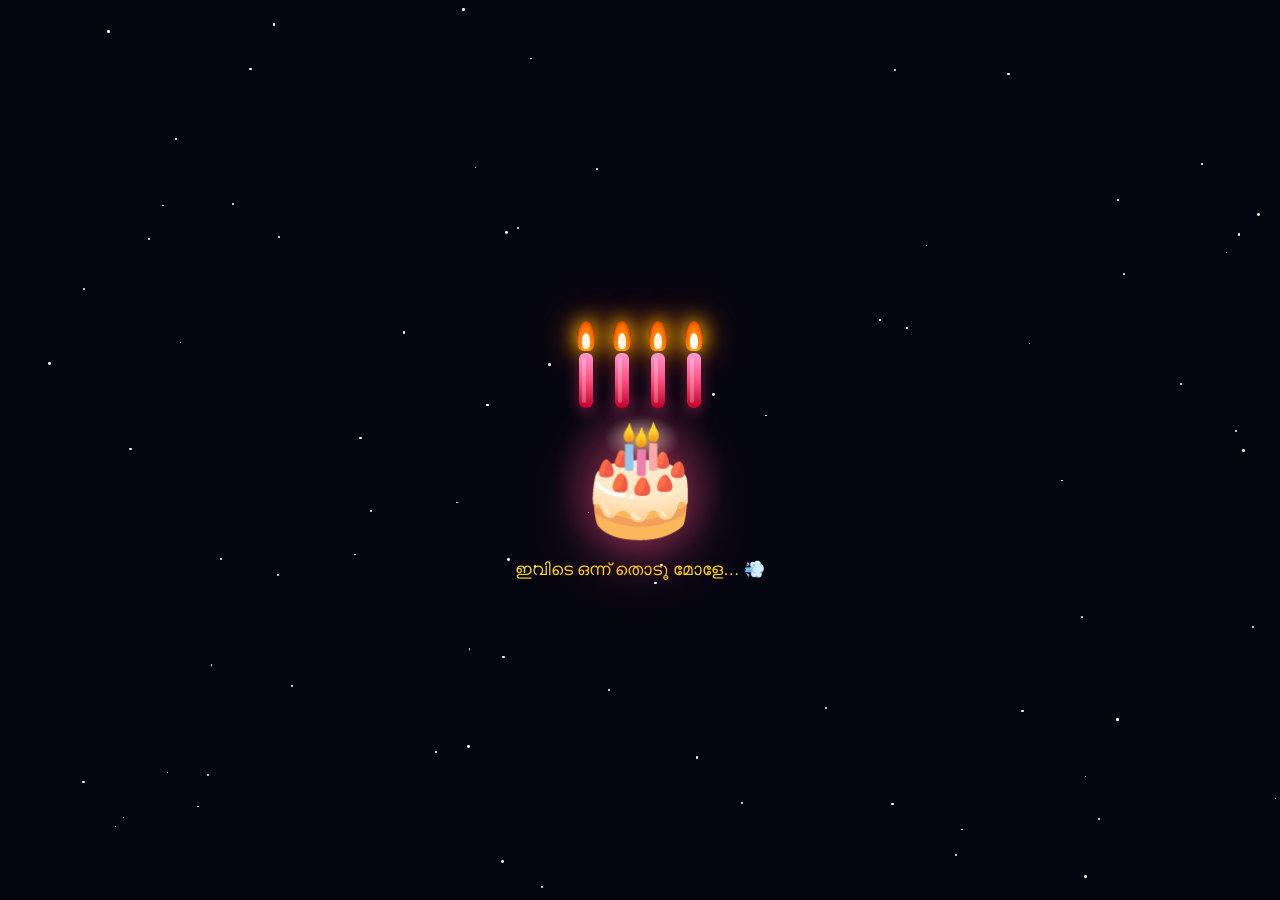
<file: last.html>
<!DOCTYPE html>
<html lang="ml">
<head>
  <meta charset="UTF-8">
  <meta name="viewport" content="width=device-width, initial-scale=1.0">
  <title>Happy Birthday Anju! 🎂</title>
  <style>
    *{box-sizing:border-box;margin:0;padding:0;}
    body{
      font-family:'Segoe UI',sans-serif;
      background:#050510;
      min-height:100vh;
      overflow-x:hidden;
      display:flex;flex-direction:column;
      justify-content:center;align-items:center;
      padding:20px;
      transition:background 1.5s ease;
    }

    /* Stars */
    .star{
      position:fixed;border-radius:50%;
      background:#fff;pointer-events:none;
      animation:twinkle var(--d) infinite alternate;
    }
    @keyframes twinkle{from{opacity:0.1;}to{opacity:0.9;}}

    /* floating petals pre-blow */
    .petal{
      position:fixed;pointer-events:none;
      animation:petalFloat linear infinite;opacity:0;
      font-size:14px;z-index:0;
    }
    @keyframes petalFloat{
      0%{transform:translateY(100vh) rotate(0deg);opacity:0;}
      15%{opacity:0.6;}85%{opacity:0.4;}
      100%{transform:translateY(-10vh) rotate(360deg);opacity:0;}
    }

    /* ── CAKE STAGE ── */
    #cakeStage{
      display:flex;flex-direction:column;
      align-items:center;
      z-index:10;position:relative;
      animation:fadeIn 1.2s ease;
    }
    @keyframes fadeIn{from{opacity:0;transform:translateY(20px);}to{opacity:1;transform:translateY(0);}}

    /* candle + flame group */
    .candles-row{
      display:flex;gap:18px;
      margin-bottom:4px;
      position:relative;z-index:5;
    }
    .candle-wrap{display:flex;flex-direction:column;align-items:center;}
    .flame-wrap{
      width:18px;height:30px;position:relative;margin-bottom:2px;
    }
    .flame-outer{
      position:absolute;bottom:0;left:50%;transform:translateX(-50%);
      width:18px;height:30px;
      background:radial-gradient(ellipse at 50% 80%, #ffcc00 0%, #ff6600 60%, transparent 100%);
      border-radius:50% 50% 30% 30%;
      animation:flicker 0.12s infinite alternate;
      box-shadow:0 0 18px #ffcc00, 0 0 35px #ff6600, 0 0 60px rgba(255,150,0,0.3);
    }
    .flame-inner{
      position:absolute;bottom:2px;left:50%;transform:translateX(-50%);
      width:8px;height:16px;
      background:radial-gradient(ellipse, #fff8dc 0%, #fff 60%, transparent 100%);
      border-radius:50% 50% 30% 30%;
    }
    @keyframes flicker{
      0%{transform:translateX(-50%) scaleX(1) scaleY(1);opacity:0.9;}
      100%{transform:translateX(-50%) scaleX(1.08) scaleY(1.12) rotate(2deg);opacity:1;}
    }
    .candle-stick{
      width:14px;height:55px;
      background:linear-gradient(180deg,#ff9ad5 0%,#ff4f81 50%,#c0002a 100%);
      border-radius:6px;
      box-shadow:0 5px 15px rgba(255,80,130,0.4);
      position:relative;
    }
    .candle-stick::after{
      content:'';position:absolute;top:5px;left:3px;
      width:4px;height:calc(100% - 10px);
      background:rgba(255,255,255,0.25);border-radius:2px;
    }

    /* cake emoji + glow */
    .cake-emoji-wrap{
      position:relative;
      display:flex;justify-content:center;align-items:center;
    }
    .cake-glow{
      position:absolute;
      width:180px;height:180px;border-radius:50%;
      background:radial-gradient(circle,rgba(255,80,130,0.3) 0%,transparent 70%);
      animation:glowPulse 2s ease-in-out infinite;
    }
    @keyframes glowPulse{0%,100%{transform:scale(1);}50%{transform:scale(1.15);}}
    .cake-emoji{
      font-size:clamp(70px,24vw,110px);position:relative;z-index:2;
      filter:drop-shadow(0 10px 30px rgba(255,80,130,0.6));
      cursor:pointer;
      transition:transform 0.2s;
    }
    .cake-emoji:hover{transform:scale(1.05);}

    .hint-text{
      color:#ffd700;margin-top:18px;font-size:17px;
      animation:pulse 1.5s infinite;text-align:center;
    }
    @keyframes pulse{0%,100%{opacity:0.4;}50%{opacity:1;}}

    /* ── REVEAL ── */
    #revealStage{
      display:none;
      flex-direction:column;align-items:center;
      animation:revealIn 1s ease;
      position:relative;z-index:10;
      text-align:center;
    }
    @keyframes revealIn{from{transform:scale(0.75);opacity:0;}to{transform:scale(1);opacity:1;}}

    .reveal-photo-wrap{
      position:relative;margin-bottom:24px;
    }
    .reveal-photo{
      width:min(340px,90vw);
      border-radius:24px;
      border:3px solid #ffd700;
      box-shadow:0 0 60px rgba(255,215,0,0.5),0 30px 60px rgba(0,0,0,0.6);
    }
    .photo-sparkles{
      position:absolute;inset:-10px;
      pointer-events:none;
    }
    .sp{
      position:absolute;font-size:20px;
      animation:sparkleAnim 2s ease-in-out infinite;
    }
    @keyframes sparkleAnim{
      0%,100%{transform:scale(0.6);opacity:0.4;}
      50%{transform:scale(1.2);opacity:1;}
    }

    .reveal-title{
      font-size:clamp(15px,4.5vw,24px);
      font-weight:800;line-height:1.5;
      background:linear-gradient(45deg,#ffd700,#fff,#ffd700,#ff9ad5);
      background-size:200%;
      -webkit-background-clip:text;-webkit-text-fill-color:transparent;
      animation:shimmer 3s linear infinite;
      margin-bottom:16px;padding:0 16px;
    }
    @keyframes shimmer{0%{background-position:0%;}100%{background-position:200%;}}

    .reveal-sub{
      color:rgba(255,255,255,0.7);
      font-size:14px;line-height:1.8;
      font-style:italic;margin-bottom:24px;padding:0 20px;
    }

    /* big heart burst */
    .heart-burst{
      font-size:60px;
      animation:heartPop 0.6s ease;
      margin-bottom:16px;
    }
    @keyframes heartPop{
      0%{transform:scale(0);}60%{transform:scale(1.3);}100%{transform:scale(1);}
    }

    /* confetti */
    .conf{
      position:fixed;pointer-events:none;border-radius:2px;
      animation:confFall linear forwards;z-index:300;
    }
    @keyframes confFall{
      from{transform:translateY(-10px) rotate(0deg);opacity:1;}
      to{transform:translateY(110vh) rotate(720deg);opacity:0;}
    }

    /* big floating hearts on reveal */
    .big-heart{
      position:fixed;pointer-events:none;z-index:5;
      animation:floatBig linear forwards;
    }
    @keyframes floatBig{
      0%{transform:translateY(100vh) scale(0.5);opacity:0;}
      20%{opacity:0.8;}80%{opacity:0.6;}
      100%{transform:translateY(-10vh) scale(1.2);opacity:0;}
    }

    @media(max-width:380px){
      .candle-stick{width:11px;height:42px;}
      .flame-wrap{width:14px;height:24px;}
      .candle-stick{gap:12px;}
      .candles-row{gap:12px;}
      .reveal-title{font-size:16px;}
    }

      img { max-width: 100%; height: auto; }
  </style>
</head>
<body>

<script>
  /* stars */
  for(let i=0;i<80;i++){
    const s=document.createElement('div');s.className='star';
    const sz=Math.random()*2+1;
    s.style.cssText=`width:${sz}px;height:${sz}px;
      left:${Math.random()*100}vw;top:${Math.random()*100}vh;
      --d:${1+Math.random()*3}s;`;
    document.body.appendChild(s);
  }
  /* petals */
  const petalEmojis=['🌸','💗','✨','🌺','💫'];
  for(let i=0;i<14;i++){
    const p=document.createElement('div');p.className='petal';
    p.innerText=petalEmojis[i%petalEmojis.length];
    p.style.left=Math.random()*100+'vw';
    p.style.animationDuration=(8+Math.random()*7)+'s';
    p.style.animationDelay=(Math.random()*8)+'s';
    document.body.appendChild(p);
  }
</script>

<!-- CAKE STAGE -->
<div id="cakeStage">
  <div class="candles-row">
    <div class="candle-wrap" id="c0">
      <div class="flame-wrap"><div class="flame-outer"></div><div class="flame-inner"></div></div>
      <div class="candle-stick"></div>
    </div>
    <div class="candle-wrap" id="c1">
      <div class="flame-wrap"><div class="flame-outer"></div><div class="flame-inner"></div></div>
      <div class="candle-stick"></div>
    </div>
    <div class="candle-wrap" id="c2">
      <div class="flame-wrap"><div class="flame-outer"></div><div class="flame-inner"></div></div>
      <div class="candle-stick"></div>
    </div>
    <div class="candle-wrap" id="c3">
      <div class="flame-wrap"><div class="flame-outer"></div><div class="flame-inner"></div></div>
      <div class="candle-stick"></div>
    </div>
  </div>

  <div class="cake-emoji-wrap">
    <div class="cake-glow"></div>
    <div class="cake-emoji" onclick="blowCandles()">🎂</div>
  </div>
  <div class="hint-text" id="hintText">ഇവിടെ ഒന്ന് തൊടൂ മോളേ… 💨</div>
</div>

<!-- REVEAL STAGE -->
<div id="revealStage">
  <div class="heart-burst">❤️</div>
  <div class="reveal-photo-wrap">
    <img src="assets/images/birthday_final.jpg" class="reveal-photo" alt="Happy Birthday Anju">
    <div class="photo-sparkles">
      <span class="sp" style="top:-5px;left:10%;animation-delay:0s">✨</span>
      <span class="sp" style="top:-5px;right:10%;animation-delay:0.4s">🌸</span>
      <span class="sp" style="bottom:10px;left:5%;animation-delay:0.8s">💫</span>
      <span class="sp" style="bottom:10px;right:5%;animation-delay:1.2s">⭐</span>
      <span class="sp" style="top:40%;left:-10px;animation-delay:0.6s">💗</span>
      <span class="sp" style="top:40%;right:-10px;animation-delay:1s">💗</span>
    </div>
  </div>

  <div class="reveal-title">
    🎉 Happy Birthday Anju! ❤️<br>
    എൻ്റെ മോൾക്ക് എല്ലാ സന്തോഷങ്ങളും ഉണ്ടാവട്ടെ!
  </div>
  <div class="reveal-sub">
    Once Again… Happy Birthday!<br>
    My one and only, my chakkara molee ❤️
  </div>

  <button onclick="goFinalTouch()" style="
    margin-top: 28px;
    padding: 16px 36px;
    font-size: 18px;
    font-weight: 700;
    font-family: 'Segoe UI', sans-serif;
    color: #fff;
    background: linear-gradient(135deg, #ff4f81, #c471ed, #ffd700);
    background-size: 200%;
    border: none;
    border-radius: 50px;
    cursor: pointer;
    box-shadow: 0 8px 30px rgba(255,80,130,0.5), 0 0 40px rgba(196,113,237,0.3);
    animation: btnShimmer 3s linear infinite, btnPulse 2s ease-in-out infinite;
    letter-spacing: 1px;
    position: relative;
    z-index: 20;
  ">✨ Final Touch ✨</button>
</div>

<style>
  @keyframes btnShimmer {
    0% { background-position: 0%; }
    100% { background-position: 200%; }
  }
  @keyframes btnPulse {
    0%, 100% { transform: scale(1); box-shadow: 0 8px 30px rgba(255,80,130,0.5); }
    50% { transform: scale(1.05); box-shadow: 0 12px 40px rgba(255,80,130,0.8), 0 0 60px rgba(196,113,237,0.5); }
  }
</style>

<script>
function goFinalTouch() {
  // fade out then navigate
  document.body.style.transition = 'opacity 1s ease';
  document.body.style.opacity = '0';
  setTimeout(() => {
    window.location.href = 'anju_memories.html';
  }, 1000);
}
</script>

<script>
let blown=false;
function blowCandles(){
  if(blown)return;
  blown=true;

  // extinguish flames one by one
  const flames=document.querySelectorAll('.flame-outer,.flame-inner');
  flames.forEach((f,i)=>{
    setTimeout(()=>{
      f.style.transition='opacity 0.3s';
      f.style.opacity='0';
    },i*120);
  });

  document.getElementById('hintText').textContent='💨 Whoosh…';
  document.body.style.background='#000';

  setTimeout(()=>{
    document.getElementById('hintText').style.display='none';
    // fade out cake
    document.getElementById('cakeStage').style.transition='opacity 0.8s';
    document.getElementById('cakeStage').style.opacity='0';
    document.body.style.background='radial-gradient(circle at 50% 40%, #1a0030, #000)';

    setTimeout(()=>{
      document.getElementById('cakeStage').style.display='none';
      document.getElementById('revealStage').style.display='flex';
      launchConfetti();
      launchBigHearts();
    },900);
  },800);
}

function launchConfetti(){
  const colors=['#ff4f81','#ffd700','#c471ed','#12c2e9','#fff','#ff9ad5','#34d399'];
  for(let i=0;i<180;i++){
    const c=document.createElement('div');c.className='conf';
    c.style.left=Math.random()*100+'vw';c.style.top='-10px';
    c.style.background=colors[Math.floor(Math.random()*colors.length)];
    const sz=5+Math.random()*10;
    c.style.width=sz+'px';c.style.height=sz+'px';
    c.style.borderRadius=Math.random()>0.5?'50%':'2px';
    c.style.animationDuration=(2+Math.random()*4)+'s';
    c.style.animationDelay=(Math.random()*2)+'s';
    document.body.appendChild(c);
    setTimeout(()=>c.remove(),6000);
  }
}

function launchBigHearts(){
  const e=['❤️','💕','🌸','💗','💖','✨'];
  for(let i=0;i<20;i++){
    const h=document.createElement('div');h.className='big-heart';
    h.innerText=e[i%e.length];
    h.style.left=Math.random()*100+'vw';
    h.style.fontSize=(20+Math.random()*30)+'px';
    h.style.animationDuration=(4+Math.random()*4)+'s';
    h.style.animationDelay=(Math.random()*3)+'s';
    document.body.appendChild(h);
    setTimeout(()=>h.remove(),8000);
  }
  setInterval(()=>{
    const h=document.createElement('div');h.className='big-heart';
    h.innerText=e[Math.floor(Math.random()*e.length)];
    h.style.left=Math.random()*100+'vw';
    h.style.fontSize=(16+Math.random()*24)+'px';
    h.style.animationDuration=(5+Math.random()*3)+'s';
    document.body.appendChild(h);
    setTimeout(()=>h.remove(),9000);
  },600);
}
</script>
<script>
(function(){
  /* ── Music engine: seamless across all pages ── */
  if (!window.bgMusic) {
    window.bgMusic = new Audio("assets/music/anju-song.mp3");
    window.bgMusic.loop = true;
    window.bgMusic.volume = 0.6;
    window.bgMusic.preload = "auto";
  }
  // Save position continuously
  window.bgMusic.ontimeupdate = function() {
    try { localStorage.setItem("musicTime", window.bgMusic.currentTime); } catch(e){}
  };
  // Restore position + try autoplay
  var _t = null;
  try { _t = localStorage.getItem("musicTime"); } catch(e){}
  if (_t) window.bgMusic.currentTime = parseFloat(_t);
  window.bgMusic.play().catch(function(){});

  // iOS Safari fix: play on very first touch anywhere on page
  function _tryPlay(){ window.bgMusic.play().catch(function(){}); }
  document.addEventListener("touchstart", _tryPlay, {once:true, passive:true});
  document.addEventListener("click",      _tryPlay, {once:true, passive:true});

  // Save before leaving
  window.addEventListener("pagehide", function(){
    try { localStorage.setItem("musicTime", window.bgMusic.currentTime); } catch(e){}
  });
  window.addEventListener("beforeunload", function(){
    try { localStorage.setItem("musicTime", window.bgMusic.currentTime); } catch(e){}
  });
  // Pause/resume on visibility change (battery + lag fix)
  document.addEventListener("visibilitychange", function(){
    if (document.hidden) window.bgMusic.pause();
    else window.bgMusic.play().catch(function(){});
  });
})();
</script>
</body>
</html>
</file>
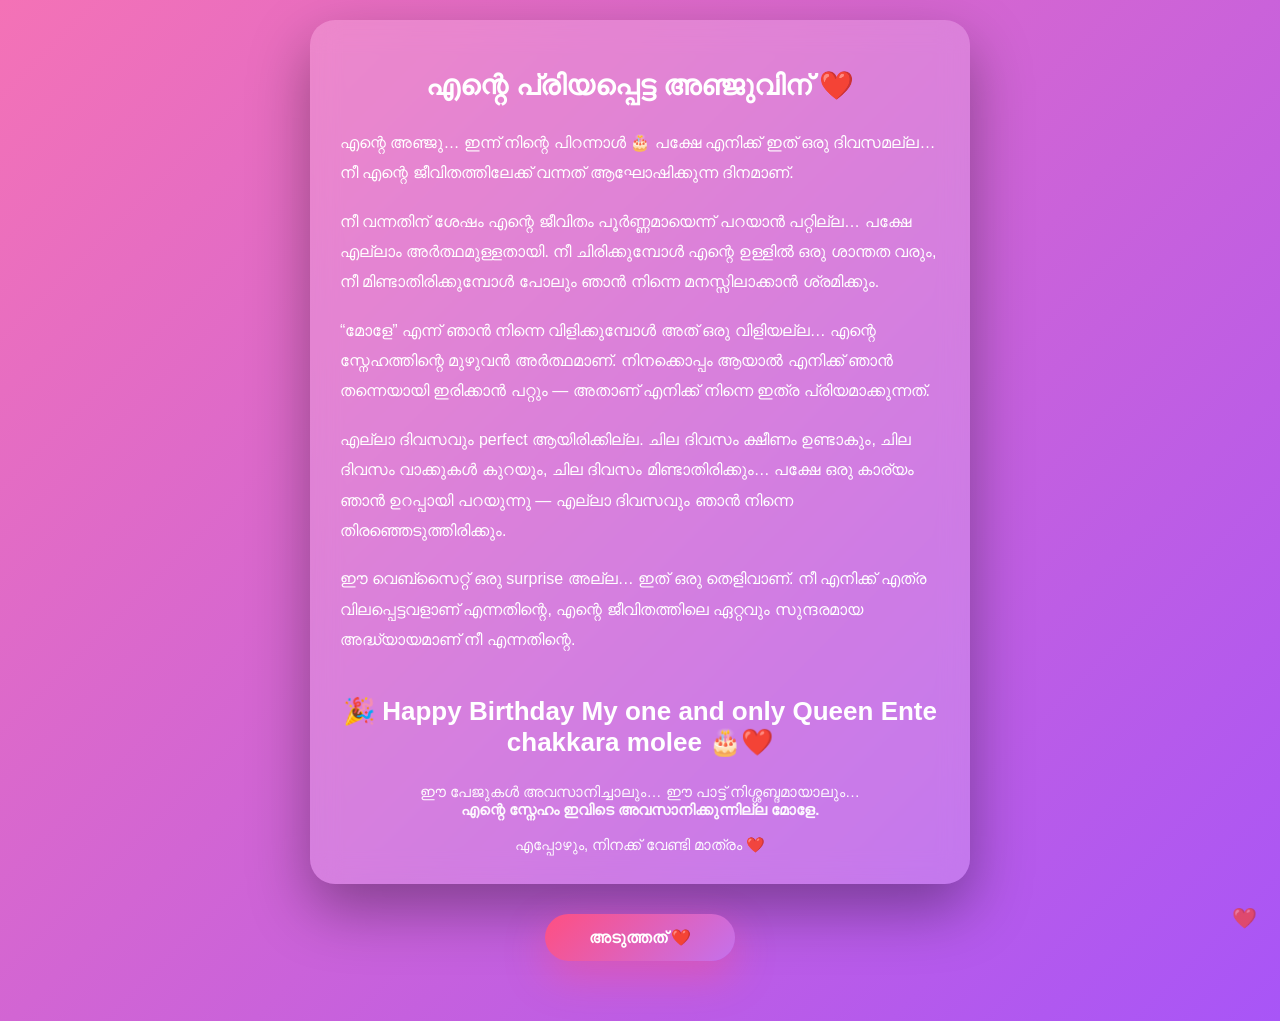
<file: letter.html>
<!DOCTYPE html>
<html lang="ml">
<head>
  <meta charset="UTF-8">
  <meta name="viewport" content="width=device-width, initial-scale=1.0">
  <title>Happy Birthday Anju ❤️</title>

  <style>
    body {
      margin: 0;
      font-family: 'Segoe UI', sans-serif;
      background: linear-gradient(135deg, #f472b6, #a855f7);
      min-height: 100vh;
      padding: 20px;
      color: #fff;
      overflow-x: hidden;
    }

    .letter {
      max-width: 600px;
      margin: auto;
      background: rgba(255,255,255,0.18);
      backdrop-filter: blur(14px);
      border-radius: 25px;
      padding: 30px;
      box-shadow: 0 25px 60px rgba(0,0,0,0.35);
      position: relative;
      z-index: 5;
      animation: fadeIn 1.5s ease;
    }

    @keyframes fadeIn {
      from { opacity: 0; transform: translateY(25px); }
      to { opacity: 1; transform: translateY(0); }
    }

    h1 {
      text-align: center;
      margin-bottom: 25px;
      font-size: clamp(20px,5vw,28px);
    }

    p {
      font-size: 16px;
      line-height: 1.9;
      margin-bottom: 18px;
    }

    .birthday {
      margin-top: 40px;
      text-align: center;
      font-size: clamp(18px,5vw,26px);
      font-weight: bold;
      animation: glow 2s infinite alternate;
    }

    @keyframes glow {
      from { text-shadow: 0 0 10px rgba(255,255,255,0.4); }
      to { text-shadow: 0 0 25px rgba(255,255,255,0.95); }
    }

    .end {
      margin-top: 25px;
      text-align: center;
      font-size: 15px;
      opacity: 0.95;
    }

    /* Floating hearts */
    .love {
      position: fixed;
      bottom: -30px;
      font-size: 20px;
      opacity: 0.7;
      animation: floatLove 7s linear infinite;
      z-index: 1;
    }

    @keyframes floatLove {
      0% { transform: translateY(0) scale(0.8); opacity: 0; }
      20% { opacity: 0.7; }
      100% { transform: translateY(-120vh) scale(1.2); opacity: 0; }
    }

    /* Random photo pop */
    .photo-pop {
      position: fixed;
      width: 90px;
      height: 90px;
      border-radius: 50%;
      overflow: hidden;
      box-shadow: 0 10px 30px rgba(0,0,0,0.5);
      animation: popFade 6s ease forwards;
      z-index: 2;
      pointer-events: none;
    }

    .photo-pop img {
      width: 100%;
      height: 100%;
      object-fit: cover;
    }

    @keyframes popFade {
      0% { opacity: 0; transform: scale(0.6); }
      20% { opacity: 1; transform: scale(1); }
      80% { opacity: 1; }
      100% { opacity: 0; transform: scale(0.7); }
    }
  </style>
</head>
<body>


  <div class="letter">
    <h1>എന്റെ പ്രിയപ്പെട്ട അഞ്ജുവിന് ❤️</h1>

    <p>
      എന്റെ അഞ്ജു…  
      ഇന്ന് നിന്റെ പിറന്നാൾ 🎂  
      പക്ഷേ എനിക്ക് ഇത് ഒരു ദിവസമല്ല…  
      നീ എന്റെ ജീവിതത്തിലേക്ക് വന്നത് ആഘോഷിക്കുന്ന ദിനമാണ്.
    </p>

    <p>
      നീ വന്നതിന് ശേഷം  
      എന്റെ ജീവിതം പൂർണ്ണമായെന്ന് പറയാൻ പറ്റില്ല…  
      പക്ഷേ എല്ലാം അർത്ഥമുള്ളതായി.  
      നീ ചിരിക്കുമ്പോൾ എന്റെ ഉള്ളിൽ ഒരു ശാന്തത വരും,  
      നീ മിണ്ടാതിരിക്കുമ്പോൾ പോലും  
      ഞാൻ നിന്നെ മനസ്സിലാക്കാൻ ശ്രമിക്കും.
    </p>

    <p>
      “മോളേ” എന്ന് ഞാൻ നിന്നെ വിളിക്കുമ്പോൾ  
      അത് ഒരു വിളിയല്ല…  
      എന്റെ സ്നേഹത്തിന്റെ മുഴുവൻ അർത്ഥമാണ്.  
      നിനക്കൊപ്പം ആയാൽ  
      എനിക്ക് ഞാൻ തന്നെയായി ഇരിക്കാൻ പറ്റും —  
      അതാണ് എനിക്ക് നിന്നെ ഇത്ര പ്രിയമാക്കുന്നത്.
    </p>

    <p>
      എല്ലാ ദിവസവും perfect ആയിരിക്കില്ല.  
      ചില ദിവസം ക്ഷീണം ഉണ്ടാകും,  
      ചില ദിവസം വാക്കുകൾ കുറയും,  
      ചില ദിവസം മിണ്ടാതിരിക്കും…  
      പക്ഷേ ഒരു കാര്യം ഞാൻ ഉറപ്പായി പറയുന്നു —  
      എല്ലാ ദിവസവും ഞാൻ നിന്നെ തിരഞ്ഞെടുത്തിരിക്കും.
    </p>

    <p>
      ഈ വെബ്സൈറ്റ് ഒരു surprise അല്ല…  
      ഇത് ഒരു തെളിവാണ്.  
      നീ എനിക്ക് എത്ര വിലപ്പെട്ടവളാണ് എന്നതിന്റെ,  
      എന്റെ ജീവിതത്തിലെ  
      ഏറ്റവും സുന്ദരമായ അദ്ധ്യായമാണ് നീ എന്നതിന്റെ.
    </p>

    <div class="birthday">
      🎉 Happy Birthday My one and only Queen Ente chakkara molee  🎂❤️
    </div>

    <div class="end">
      ഈ പേജുകൾ അവസാനിച്ചാലും…  
      ഈ പാട്ട് നിശ്ശബ്ദമായാലും…  
      <br>
      <strong>എന്റെ സ്നേഹം ഇവിടെ അവസാനിക്കുന്നില്ല മോളേ.</strong>  
      <br><br>
      എപ്പോഴും,  
      നിനക്ക് വേണ്ടി മാത്രം ❤️
    </div>
  </div>

  <script>
    /* floating love emojis */
    // Cap at 12 hearts max to avoid lag on mobile
    setInterval(() => {
      if (document.querySelectorAll('.love').length >= 12) return;
      const love = document.createElement("div");
      love.className = "love";
      love.innerText = "❤️";
      love.style.left = Math.random() * 100 + "vw";
      love.style.animationDuration = (5 + Math.random() * 4) + "s";
      document.body.appendChild(love);
      setTimeout(() => love.remove(), 8000);
    }, 700);

    /* random photo pop */
    setInterval(() => {
      if (document.querySelectorAll('.photo-pop').length >= 2) return;
      const pop = document.createElement("div");
      pop.className = "photo-pop";
      pop.style.left = Math.random() * 70 + 5 + "vw";
      pop.style.top = Math.random() * 50 + 5 + "vh";
      const img = document.createElement("img");
      img.src = "assets/images/anju.jpg";
      pop.appendChild(img);
      document.body.appendChild(pop);
      setTimeout(() => pop.remove(), 6000);
    }, 8000);
  </script>
  <script>
(function(){
  /* ── Music engine: seamless across all pages ── */
  if (!window.bgMusic) {
    window.bgMusic = new Audio("assets/music/anju-song.mp3");
    window.bgMusic.loop = true;
    window.bgMusic.volume = 0.6;
    window.bgMusic.preload = "auto";
  }
  // Save position continuously
  window.bgMusic.ontimeupdate = function() {
    try { localStorage.setItem("musicTime", window.bgMusic.currentTime); } catch(e){}
  };
  // Restore position + try autoplay
  var _t = null;
  try { _t = localStorage.getItem("musicTime"); } catch(e){}
  if (_t) window.bgMusic.currentTime = parseFloat(_t);
  window.bgMusic.play().catch(function(){});

  // iOS Safari fix: play on very first touch anywhere on page
  function _tryPlay(){ window.bgMusic.play().catch(function(){}); }
  document.addEventListener("touchstart", _tryPlay, {once:true, passive:true});
  document.addEventListener("click",      _tryPlay, {once:true, passive:true});

  // Save before leaving
  window.addEventListener("pagehide", function(){
    try { localStorage.setItem("musicTime", window.bgMusic.currentTime); } catch(e){}
  });
  window.addEventListener("beforeunload", function(){
    try { localStorage.setItem("musicTime", window.bgMusic.currentTime); } catch(e){}
  });
  // Pause/resume on visibility change (battery + lag fix)
  document.addEventListener("visibilitychange", function(){
    if (document.hidden) window.bgMusic.pause();
    else window.bgMusic.play().catch(function(){});
  });
})();
</script>
<div style="text-align:center;margin-top:30px;padding-bottom:40px;">
  <button onclick="location.href='heartbeat.html'" style="
    padding:14px 44px;border:none;border-radius:50px;
    background:linear-gradient(135deg,#ff4f81,#c471ed);
    color:#fff;font-size:16px;font-weight:700;cursor:pointer;
    box-shadow:0 15px 40px rgba(255,80,130,0.45);
    position:relative;z-index:10;
  ">അടുത്തത് ❤️</button>
</div>
</body>
</html>
</file>
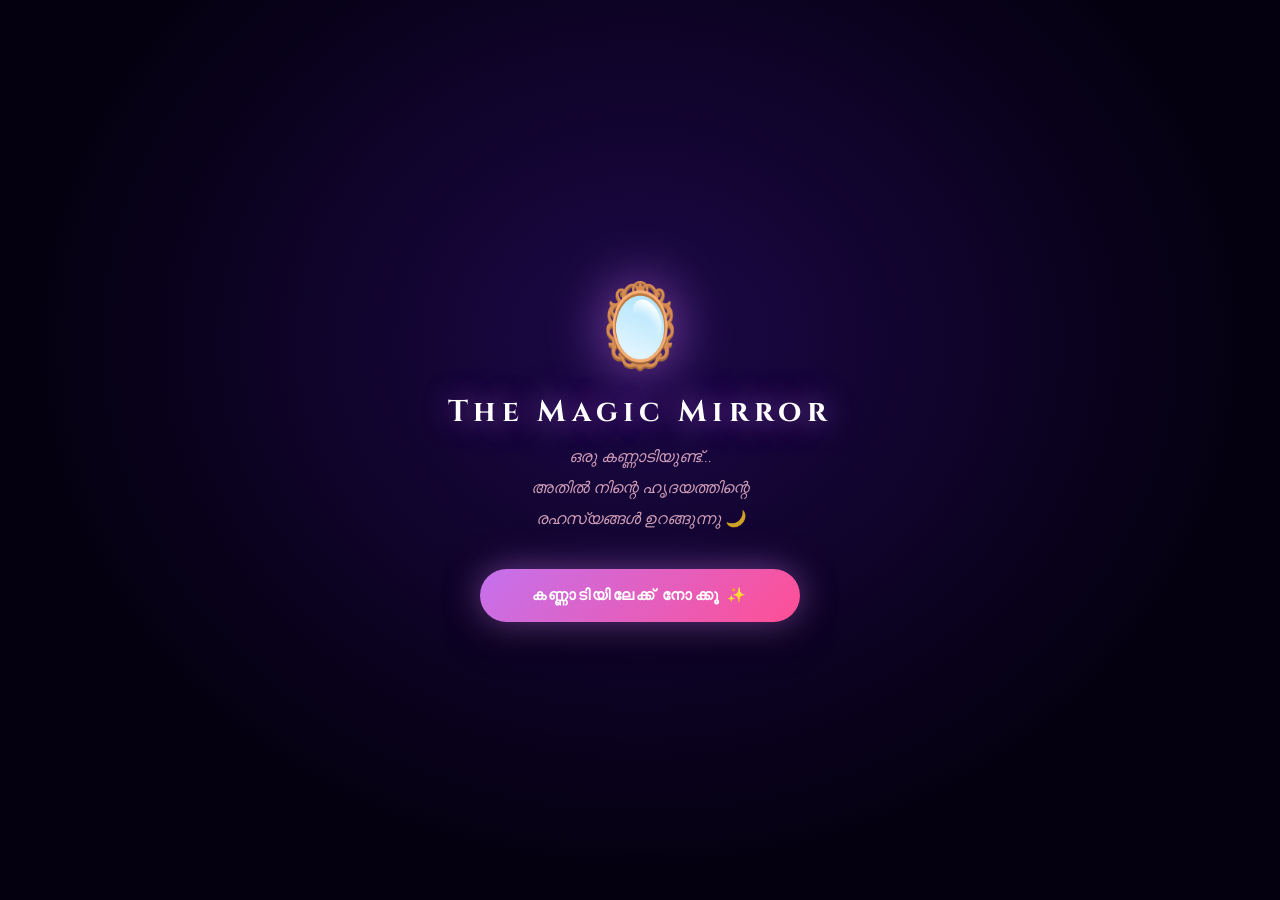
<file: magic-mirror.html>
<!DOCTYPE html>
<html lang="ml">
<head>
<meta charset="UTF-8">
<meta name="viewport" content="width=device-width, initial-scale=1.0, maximum-scale=1.0, user-scalable=no, viewport-fit=cover">
<meta name="mobile-web-app-capable" content="yes">
<meta name="apple-mobile-web-app-capable" content="yes">
<meta name="apple-mobile-web-app-status-bar-style" content="black-translucent">
<meta name="theme-color" content="#04000f">
<title>Magic Mirror 🪞</title>
<link rel="preconnect" href="https://fonts.googleapis.com">
<link href="https://fonts.googleapis.com/css2?family=Cinzel:wght@400;700&family=Cormorant+Garamond:ital,wght@0,300;0,400;1,300;1,400&display=swap" rel="stylesheet">
<style>
*{box-sizing:border-box;margin:0;padding:0;}
html,body{
  width:100%;height:100%;height:100dvh;
  overflow:hidden;background:#04000f;
  font-family:'Cormorant Garamond',serif;
  touch-action:manipulation;
  -webkit-font-smoothing:antialiased;
}

/* ─── BACKGROUND ─── */
#bgCanvas{position:fixed;inset:0;width:100%;height:100%;z-index:0;}

/* ─── INTRO ─── */
#introScreen{
  position:fixed;inset:0;z-index:80;
  display:flex;flex-direction:column;
  align-items:center;justify-content:center;
  text-align:center;
  padding:max(env(safe-area-inset-top,20px),32px) 28px max(env(safe-area-inset-bottom,20px),32px);
  background:radial-gradient(ellipse at 50% 38%,#1c0848 0%,#04000f 68%);
  transition:opacity .9s ease;
}
#introScreen.hide{opacity:0;pointer-events:none;}

.i-icon{
  font-size:clamp(62px,18vw,82px);
  margin-bottom:14px;
  animation:iRock 4s ease-in-out infinite;
  filter:drop-shadow(0 0 28px rgba(196,113,237,.65));
}
@keyframes iRock{0%,100%{transform:rotate(-6deg);}50%{transform:rotate(6deg);}}

.i-title{
  font-family:'Cinzel',serif;font-weight:700;
  font-size:clamp(22px,6vw,30px);
  letter-spacing:.18em;color:#fff;
  margin-bottom:10px;
  text-shadow:0 0 28px rgba(196,113,237,.8),0 0 60px rgba(196,113,237,.3);
}
.i-sub{
  font-size:clamp(14px,4vw,16px);font-style:italic;
  color:rgba(255,195,215,.8);line-height:1.95;
  margin-bottom:34px;max-width:300px;
}
.i-btn{
  padding:16px 52px;border:none;border-radius:50px;
  background:linear-gradient(135deg,#c471ed,#ff4f95);
  color:#fff;font-family:'Cinzel',serif;
  font-size:15px;font-weight:700;letter-spacing:.15em;
  cursor:pointer;-webkit-tap-highlight-color:transparent;
  box-shadow:0 0 35px rgba(196,113,237,.5),0 15px 40px rgba(0,0,0,.4);
  animation:iBtnPulse 2.5s ease-in-out infinite;
}
@keyframes iBtnPulse{
  0%,100%{box-shadow:0 0 28px rgba(196,113,237,.4),0 14px 35px rgba(0,0,0,.4);}
  50%{box-shadow:0 0 62px rgba(196,113,237,.75),0 14px 50px rgba(0,0,0,.5);}
}

/* ─── MAIN APP ─── */
#mainApp{
  position:fixed;inset:0;z-index:10;
  display:flex;flex-direction:column;
  align-items:center;
  padding:max(env(safe-area-inset-top,8px),12px) 14px max(env(safe-area-inset-bottom,8px),12px);
  gap:10px;
  overflow-y:auto;
  -webkit-overflow-scrolling:touch;
  opacity:0;pointer-events:none;
  transition:opacity .8s ease;
}
#mainApp.on{opacity:1;pointer-events:auto;}

/* ─── MIRROR ─── */
#mirrorWrap{
  position:relative;
  width:min(190px,50vw);
  flex-shrink:0;
  margin-top:4px;
}
#crown{
  position:absolute;top:-16px;left:50%;
  transform:translateX(-50%);
  z-index:12;font-size:24px;
  filter:drop-shadow(0 0 12px rgba(255,215,0,.8));
  animation:crownFloat 3s ease-in-out infinite;
}
@keyframes crownFloat{
  0%,100%{transform:translateX(-50%) translateY(0);}
  50%{transform:translateX(-50%) translateY(-5px);}
}
.sgem{
  position:absolute;top:30%;
  width:12px;height:12px;border-radius:50%;z-index:12;
  animation:gemPop 2.6s ease-in-out infinite;
}
.sgem.l{left:-7px;background:radial-gradient(circle at 35%,#ff9ad5,#c471ed);box-shadow:0 0 14px rgba(196,113,237,.7);}
.sgem.r{right:-7px;background:radial-gradient(circle at 35%,#ffd700,#f59e0b);box-shadow:0 0 14px rgba(255,215,0,.7);animation-delay:.75s;}
@keyframes gemPop{0%,100%{transform:scale(1);}50%{transform:scale(1.28);}}

#mirrorFrame{
  width:100%;padding-top:126%;
  position:relative;
  border-radius:50% 50% 44% 44%/42% 42% 58% 58%;
  overflow:hidden;
  box-shadow:
    0 0 0 2px rgba(196,113,237,.3),
    0 0 0 5px rgba(124,58,237,.12),
    0 0 28px rgba(167,139,250,.28),
    0 0 65px rgba(124,58,237,.18);
}
#mRing{
  position:absolute;inset:-2px;border-radius:inherit;
  background:conic-gradient(
    from 0deg,
    transparent 0%,
    rgba(255,215,0,.65) 14%,
    rgba(196,113,237,.55) 30%,
    rgba(255,79,149,.42) 50%,
    rgba(167,139,250,.5) 64%,
    rgba(255,215,0,.55) 78%,
    transparent 92%
  );
  animation:ringRotate 5s linear infinite;
  z-index:1;
}
@keyframes ringRotate{from{transform:rotate(0deg);}to{transform:rotate(360deg);}}
#mInner{
  position:absolute;inset:4px;border-radius:inherit;
  background:radial-gradient(ellipse at 38% 33%,#2c0e62 0%,#0d0228 58%,#180438 100%);
  z-index:2;overflow:hidden;
  display:flex;align-items:center;justify-content:center;
}
#mInner::before{
  content:'';position:absolute;inset:0;
  background:conic-gradient(
    from 180deg at 45% 45%,
    rgba(196,113,237,.07) 0%,
    rgba(255,79,149,.04) 25%,
    rgba(167,139,250,.09) 50%,
    rgba(255,215,0,.03) 75%,
    rgba(196,113,237,.07) 100%
  );
  animation:swirlR 14s linear infinite;
}
@keyframes swirlR{from{transform:rotate(0deg);}to{transform:rotate(360deg);}}
#mRune{
  position:relative;z-index:3;
  font-size:clamp(30px,10vw,44px);
  color:rgba(255,215,0,.42);
  font-family:'Cinzel',serif;
  animation:runeFloat 3.2s ease-in-out infinite;
  text-shadow:0 0 22px rgba(255,215,0,.38);
  user-select:none;transition:color .4s,text-shadow .4s;
}
@keyframes runeFloat{0%,100%{transform:translateY(0) scale(1);}50%{transform:translateY(-7px) scale(1.05);}}
#mRune.glow{color:rgba(255,215,0,.95);text-shadow:0 0 35px rgba(255,215,0,.8);}

.m-label{
  font-family:'Cinzel',serif;
  font-size:clamp(9px,2.6vw,11px);
  letter-spacing:.22em;
  color:rgba(255,215,0,.52);
  text-align:center;
  text-shadow:0 0 14px rgba(255,215,0,.3);
  flex-shrink:0;
}

/* ─── CHAT ─── */
#chatBox{
  width:100%;max-width:420px;
  display:flex;flex-direction:column;gap:10px;
}
.bbl{
  max-width:88%;
  padding:11px 15px;
  border-radius:18px;
  font-size:clamp(13px,3.8vw,15px);
  line-height:1.72;
  white-space:pre-line;
  animation:bblIn .5s cubic-bezier(0.34,1.56,0.64,1) both;
}
@keyframes bblIn{from{opacity:0;transform:translateY(10px) scale(.94);}to{opacity:1;transform:none;}}
.bbl.mirror{
  align-self:flex-start;
  background:linear-gradient(135deg,rgba(124,58,237,.2),rgba(76,29,149,.12));
  border:1px solid rgba(167,139,250,.22);
  color:rgba(240,220,255,.92);
  border-bottom-left-radius:5px;
  backdrop-filter:blur(10px);-webkit-backdrop-filter:blur(10px);
}
.bbl.user{
  align-self:flex-end;
  background:linear-gradient(135deg,rgba(255,79,149,.18),rgba(196,113,237,.1));
  border:1px solid rgba(255,154,213,.2);
  color:rgba(255,230,255,.9);
  border-bottom-right-radius:5px;
  backdrop-filter:blur(10px);-webkit-backdrop-filter:blur(10px);
}

/* typing dots */
#dots{
  align-self:flex-start;display:none;
  padding:10px 16px;
  background:linear-gradient(135deg,rgba(124,58,237,.18),rgba(76,29,149,.1));
  border:1px solid rgba(167,139,250,.18);
  border-radius:18px;border-bottom-left-radius:5px;
  gap:5px;align-items:center;
  animation:bblIn .35s both;
}
#dots.show{display:flex;}
#dots span{
  width:7px;height:7px;border-radius:50%;
  background:#c471ed;opacity:.45;
  animation:dotB 1.3s ease-in-out infinite;
}
#dots span:nth-child(2){animation-delay:.22s;}
#dots span:nth-child(3){animation-delay:.44s;}
@keyframes dotB{0%,80%,100%{transform:scale(1);opacity:.35;}40%{transform:scale(1.3);opacity:1;}}

/* ─── CHOICES ─── */
#choices{
  width:100%;max-width:420px;
  display:flex;flex-wrap:wrap;gap:8px;
  justify-content:center;flex-shrink:0;
}
.cbtn{
  padding:10px 18px;
  border:1px solid rgba(196,113,237,.32);
  border-radius:50px;
  background:rgba(124,58,237,.09);
  color:rgba(240,210,255,.88);
  font-family:'Cinzel',serif;
  font-size:clamp(11px,3vw,12px);
  letter-spacing:.05em;
  cursor:pointer;-webkit-tap-highlight-color:transparent;
  transition:background .18s,transform .12s;
  backdrop-filter:blur(8px);-webkit-backdrop-filter:blur(8px);
  animation:bblIn .45s both;
}
.cbtn:active{transform:scale(.95);background:rgba(196,113,237,.24);}

/* ─── FINAL CTA ─── */
#finalCTA{
  display:none;
  width:100%;max-width:420px;
  padding:17px;border:none;border-radius:50px;
  background:linear-gradient(135deg,#ffd700 0%,#ff9a00 40%,#ff4f95 100%);
  color:#fff;font-family:'Cinzel',serif;
  font-size:clamp(13px,4vw,15px);font-weight:700;letter-spacing:.14em;
  cursor:pointer;text-align:center;
  box-shadow:0 0 40px rgba(255,180,50,.4),0 14px 38px rgba(0,0,0,.4);
  -webkit-tap-highlight-color:transparent;
  animation:ctaP 2.5s ease-in-out infinite;
  flex-shrink:0;
}
#finalCTA.on{display:block;}
@keyframes ctaP{
  0%,100%{box-shadow:0 0 32px rgba(255,180,50,.35),0 14px 35px rgba(0,0,0,.35);}
  50%{box-shadow:0 0 70px rgba(255,180,50,.72),0 14px 45px rgba(0,0,0,.5);}
}

/* ─── PETALS ─── */
.petal{
  position:fixed;pointer-events:none;z-index:70;
  animation:pFall linear forwards;
}
@keyframes pFall{
  0%{transform:translateY(-20px) rotate(0deg);opacity:0;}
  8%{opacity:1;}90%{opacity:.75;}
  100%{transform:translateY(110vh) rotate(var(--pr));opacity:0;}
}
</style>
</head>
<body>

<canvas id="bgCanvas"></canvas>

<!-- ══ INTRO ══ -->
<div id="introScreen">
  <div class="i-icon">🪞</div>
  <div class="i-title">The Magic Mirror</div>
  <div class="i-sub">
    ഒരു കണ്ണാടിയുണ്ട്…<br>
    അതിൽ നിന്റെ ഹൃദയത്തിന്റെ<br>
    <em>രഹസ്യങ്ങൾ ഉറങ്ങുന്നു 🌙</em>
  </div>
  <button class="i-btn" onclick="beginMirror()">കണ്ണാടിയിലേക്ക് നോക്കൂ ✨</button>
</div>

<!-- ══ MAIN ══ -->
<div id="mainApp">

  <div id="mirrorWrap">
    <div id="crown">✦</div>
    <div class="sgem l"></div>
    <div class="sgem r"></div>
    <div id="mirrorFrame">
      <div id="mRing"></div>
      <div id="mInner">
        <div id="mRune">◈</div>
      </div>
    </div>
  </div>

  <div class="m-label">∿ &nbsp; The Mirror Speaks &nbsp; ∿</div>

  <div id="chatBox">
    <div id="dots"><span></span><span></span><span></span></div>
  </div>

  <div id="choices"></div>

  <button id="finalCTA" onclick="goNext()">🎂 &nbsp; അടുത്തത് കാണൂ &nbsp; ✨</button>

</div>

<script>
/* ══════════════════════════════
   BG CANVAS — stars + aurora
══════════════════════════════ */
const bgC = document.getElementById('bgCanvas');
const bgX = bgC.getContext('2d');
let W, H;
function resize(){ W = bgC.width = window.innerWidth; H = bgC.height = window.innerHeight; }
resize();
window.addEventListener('resize', resize, {passive:true});

const stars = Array.from({length:150}, () => ({
  x:Math.random(), y:Math.random()*.88,
  r:.25+Math.random()*1.35,
  a:.1+Math.random()*.7,
  tw:Math.random()*Math.PI*2,
  spd:.6+Math.random()*1.6,
}));

let tick=0, auroraT=0;
(function bgLoop(){
  tick++;
  bgX.clearRect(0,0,W,H);

  const sg = bgX.createLinearGradient(0,0,0,H);
  sg.addColorStop(0,'#04000f');
  sg.addColorStop(.42,'#120535');
  sg.addColorStop(.78,'#1a0545');
  sg.addColorStop(1,'#0a0414');
  bgX.fillStyle=sg; bgX.fillRect(0,0,W,H);

  auroraT+=.0022;
  [{h:280,y:.2},{h:210,y:.34},{h:320,y:.13}].forEach(b=>{
    const by=b.y*H;
    const ag=bgX.createLinearGradient(0,by-65,0,by+65);
    const w=Math.sin(auroraT+b.h*.01)*.1;
    ag.addColorStop(0,'transparent');
    ag.addColorStop(.38+w,`hsla(${b.h},80%,62%,.07)`);
    ag.addColorStop(.5,`hsla(${b.h},80%,62%,.14)`);
    ag.addColorStop(.62-w,`hsla(${b.h},80%,62%,.06)`);
    ag.addColorStop(1,'transparent');
    bgX.save();bgX.globalCompositeOperation='screen';
    bgX.fillStyle=ag; bgX.fillRect(0,by-65,W,130);
    bgX.restore();
  });

  stars.forEach(s=>{
    const t=.55+.45*Math.sin(tick*.018*s.spd+s.tw);
    bgX.beginPath();bgX.arc(s.x*W,s.y*H,s.r,0,Math.PI*2);
    bgX.fillStyle=`rgba(255,255,255,${s.a*t})`; bgX.fill();
  });

  // moon
  const mx=W*.82, my=H*.08, mr=W<400?20:26;
  const mh=bgX.createRadialGradient(mx,my,mr*.5,mx,my,mr*3);
  mh.addColorStop(0,'rgba(255,230,100,.18)'); mh.addColorStop(1,'transparent');
  bgX.fillStyle=mh; bgX.beginPath(); bgX.arc(mx,my,mr*3,0,Math.PI*2); bgX.fill();
  const mg=bgX.createRadialGradient(mx-mr*.3,my-mr*.3,0,mx,my,mr);
  mg.addColorStop(0,'#fffde8'); mg.addColorStop(.65,'#f0d870'); mg.addColorStop(1,'#c8a830');
  bgX.fillStyle=mg; bgX.beginPath(); bgX.arc(mx,my,mr,0,Math.PI*2); bgX.fill();

  requestAnimationFrame(bgLoop);
})();

/* ══════════════════════════════
   MIRROR RUNE CYCLE
══════════════════════════════ */
const runes=['◈','✦','⟁','✧','⬡','◉','❋','⟡','☽','✵'];
let runeIdx=0;
setInterval(()=>{
  runeIdx=(runeIdx+1)%runes.length;
  document.getElementById('mRune').textContent=runes[runeIdx];
},2600);

/* ══════════════════════════════
   CONVERSATION
══════════════════════════════ */
const STEPS=[
  {
    msg:`🪞 ഞാൻ ആണ് പഞ്ചമുഖി മാന്ത്രിക കണ്ണാടി.\n\nഅഞ്ച് ദിക്കുകളുടെ രഹസ്യ ഊർജം എന്റെ ഉള്ളിൽ പ്രതിഫലിക്കുന്നു.\n\nഎന്നെ നോക്കുന്നവർക്ക് സത്യത്തിന്റെ പ്രതിബിംബവും ആത്മശക്തിയുടെ വിളക്കുമാണ് ഞാൻ. ✨`,
    choices:['തുടരൂ… 🌟'],
    next:[1]
  },
  {
    msg:`🪞 കണ്ണാടി ഉണരുന്നു…\n\nആരോ വിശുദ്ധമായ ഹൃദയത്തോടെ ഇവിടെ വന്നിരിക്കുന്നു.\n\nനിന്നെ ഇവിടേക്ക് ആരാണ് അയച്ചത്?`,
    choices:['ഞാൻ സ്നേഹിക്കുന്ന ഒരാൾ 💕','ഞാൻ സ്വയം കണ്ടെത്തി 🌟'],
    next:[2,2]
  },
  {
    msg:`✨ കണ്ണാടി ചിരിക്കുന്നു…\n\nസ്നേഹം കൊണ്ട് നയിക്കപ്പെട്ട ഒരു ആത്മാവ്.\n\nആ വ്യക്തിയെ കുറിച്ച് ചിന്തിക്കുമ്പോൾ നിന്റെ ഹൃദയം എന്ത് അനുഭവിക്കുന്നു?`,
    choices:['ഊഷ്മളതയും സന്തോഷവും 🌸','വർണ്ണിക്കാൻ കഴിയാത്ത ഒന്ന് 💫','വീടുപോലെ തോന്നുന്നു 🏡'],
    next:[3,3,3]
  },
  {
    msg:`🌟 കണ്ണാടി തിളങ്ങുന്നു…\n\nനിന്റെ വികാരങ്ങൾ ശുദ്ധവും ആഴവുമുള്ളവയാണ്.\n\nഇന്ന് നിനക്ക് ഒരു പ്രത്യേക ദിവസമാണ്  — അതിനെ കുറിച്ച് നിനക്ക് അറിയാമോ?`,
    choices:['അതെ, ഇന്ന് ജന്മദിനം 🎂','എന്തോ പ്രത്യേകത അനുഭവിക്കുന്നു ✨'],
    next:[4,4]
  },
  {
    msg:`🎉 ജന്മദിനാശംസകൾ, പ്രിയ അഞ്ചു!\n\nതാരങ്ങൾ നിനക്കുവേണ്ടി ഒരുക്കിയ ഒരു സമ്മാനം ഉണ്ട്…\n\nഅതു സ്വീകരിക്കാൻ നീ തയ്യാറാണോ? 🌸`,
    choices:['തയ്യാറാണ്, കാണണം! 💖'],
    next:[5]
  },
  {
    msg:`🌟 കണ്ണാടി വഴി തുറക്കുന്നു…\n\nഏറ്റവും ഹൃദ്യമായ സ്നേഹത്തോടെ, നിനക്കുവേണ്ടി ഒരുക്കിയതാണ് ഇത്. 🌸✨\n\nചുവടെ ഉള്ള ബട്ടൺ അമർത്തൂ…`,
    choices:null,
    final:true
  }
];

const chatBox=document.getElementById('chatBox');
const choicesDiv=document.getElementById('choices');
const dotsEl=document.getElementById('dots');
const finalBtn=document.getElementById('finalCTA');
const mRune=document.getElementById('mRune');

function addBubble(text,type,delay=0){
  return new Promise(resolve=>{
    setTimeout(()=>{
      const d=document.createElement('div');
      d.className=`bbl ${type}`;
      d.textContent=text;
      chatBox.insertBefore(d,dotsEl);
      setTimeout(()=>d.scrollIntoView({behavior:'smooth',block:'nearest'}),80);
      resolve();
    },delay);
  });
}

function showChoices(choices,nextArr){
  choicesDiv.innerHTML='';
  choices.forEach((c,i)=>{
    const b=document.createElement('button');
    b.className='cbtn';
    b.textContent=c;
    b.style.animationDelay=(i*.12)+'s';
    b.onclick=()=>{
      choicesDiv.innerHTML='';
      addBubble(c,'user');
      setTimeout(()=>runStep(nextArr[i]),480);
    };
    choicesDiv.appendChild(b);
  });
  setTimeout(()=>choicesDiv.scrollIntoView({behavior:'smooth',block:'nearest'}),100);
}

async function runStep(idx){
  const step=STEPS[idx];

  // glow the rune
  mRune.classList.add('glow');
  setTimeout(()=>mRune.classList.remove('glow'),1400);

  dotsEl.classList.add('show');
  setTimeout(()=>dotsEl.scrollIntoView({behavior:'smooth',block:'nearest'}),50);

  const typingTime=Math.min(1000+step.msg.length*11, 3000);
  await addBubble(step.msg,'mirror',typingTime);
  dotsEl.classList.remove('show');

  if(step.final){
    spawnPetals();
    finalBtn.classList.add('on');
    setTimeout(()=>finalBtn.scrollIntoView({behavior:'smooth',block:'nearest'}),100);
  } else if(step.choices){
    showChoices(step.choices,step.next);
  }
}

/* ══ START ══ */
function beginMirror(){
  const intro=document.getElementById('introScreen');
  intro.classList.add('hide');
  setTimeout(()=>intro.style.display='none',900);
  document.getElementById('mainApp').classList.add('on');
  setTimeout(()=>runStep(0),650);
}

/* ══ PETALS ══ */
function spawnPetals(){
  const e=['🌸','🌺','🌼','💮','🌷','✿','💫','✨','🌟'];
  let n=0;
  const iv=setInterval(()=>{
    if(n++>45){clearInterval(iv);return;}
    const p=document.createElement('div');
    p.className='petal';
    const dur=3+Math.random()*2.5;
    p.textContent=e[n%e.length];
    p.style.cssText=`left:${Math.random()*100}vw;font-size:${11+Math.random()*14}px;animation-duration:${dur}s;animation-delay:${Math.random()*.5}s;--pr:${(Math.random()-.5)*600}deg;`;
    document.body.appendChild(p);
    setTimeout(()=>p.remove(),(dur+1)*1000);
  },120);
}

/* ══ NAVIGATE ══ */
function goNext(){ window.location.href='main.html'; }

/* ══════════════════════════════
   MUSIC — carry through
══════════════════════════════ */
(function(){
  if(!window.bgMusic){
    window.bgMusic=new Audio('assets/music/anju-song.mp3');
    window.bgMusic.loop=true;
    window.bgMusic.volume=0.6;
    window.bgMusic.preload='auto';
  }
  try{
    const t=localStorage.getItem('musicTime');
    if(t) window.bgMusic.currentTime=parseFloat(t);
  }catch(e){}
  window.bgMusic.play().catch(()=>{});
  window.bgMusic.ontimeupdate=()=>{
    try{localStorage.setItem('musicTime',window.bgMusic.currentTime);}catch(e){}
  };
  document.addEventListener('touchstart',()=>window.bgMusic.play().catch(()=>{}),{once:true,passive:true});
  document.addEventListener('click',()=>window.bgMusic.play().catch(()=>{}),{once:true,passive:true});
  document.addEventListener('visibilitychange',()=>{
    if(document.hidden) window.bgMusic.pause();
    else window.bgMusic.play().catch(()=>{});
  });
})();
</script>
</body>
</html>
</file>
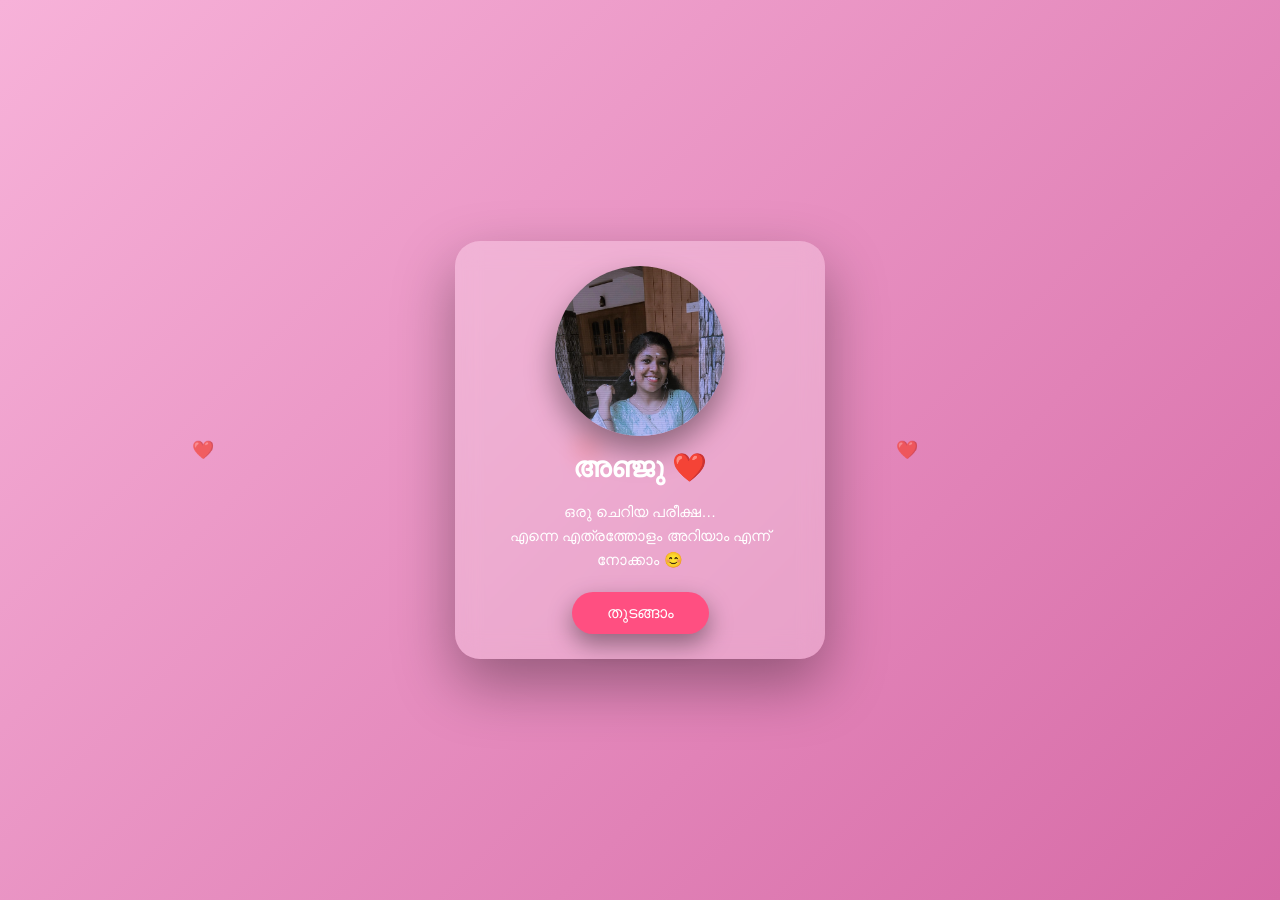
<file: main.html>
<!DOCTYPE html>
<html lang="ml">
<head>
  <meta charset="UTF-8">
  <meta name="viewport" content="width=device-width, initial-scale=1.0">
  <title>അഞ്ജു ❤️</title>

  <style>
    body {
      margin: 0;
      height: 100vh;
      background: linear-gradient(135deg, #f7b2d9, #d66aa6);
      display: flex;
      justify-content: center;
      align-items: center;
      font-family: 'Segoe UI', sans-serif;
      overflow: hidden;
    }

    .card {
      width: min(320px, 92vw);
      background: rgba(255, 255, 255, 0.25);
      backdrop-filter: blur(12px);
      border-radius: 25px;
      padding: 25px;
      text-align: center;
      box-shadow: 0 25px 60px rgba(0,0,0,0.35);
      animation: fadeIn 1.2s ease;
    }

    @keyframes fadeIn {
      from { opacity: 0; transform: scale(0.95); }
      to { opacity: 1; transform: scale(1); }
    }

    .photo {
      width: min(170px, 42vw);
      height: min(170px, 42vw);
      border-radius: 50%;
      overflow: hidden;
      margin: 0 auto 15px;
      box-shadow: 0 15px 30px rgba(0,0,0,0.4);
    }

    .photo img {
      width: 100%;
      height: 100%;
      object-fit: cover;
    }

    h1 {
      color: #fff;
      margin: 10px 0 5px;
      font-size: 28px;
    }

    p {
      color: #fff;
      font-size: 15px;
      line-height: 1.6;
      margin-bottom: 20px;
    }

    button {
      padding: 12px 35px;
      border: none;
      border-radius: 30px;
      background: #ff4f81;
      color: white;
      font-size: 16px;
      cursor: pointer;
      box-shadow: 0 10px 25px rgba(0,0,0,0.4);
    }

    /* floating hearts */
    .heart {
      position: absolute;
      color: rgba(255,255,255,0.7);
      font-size: 18px;
      animation: float 6s infinite ease-in;
    }

    @keyframes float {
      0% { transform: translateY(100vh); opacity: 0; }
      50% { opacity: 1; }
      100% { transform: translateY(-10vh); opacity: 0; }
    }
  </style>
</head>
<body>

  <span class="heart" style="left:15%">❤️</span>
  <span class="heart" style="left:45%; animation-delay:2s">❤️</span>
  <span class="heart" style="left:70%; animation-delay:4s">❤️</span>

  <div class="card">
    <div class="photo">
      <img src="assets/images/anju.jpg" alt="Anju">
    </div>

    <h1>അഞ്ജു ❤️</h1>
    <p>
      ഒരു ചെറിയ പരീക്ഷ…<br>
      എന്നെ എത്രത്തോളം അറിയാം എന്ന് നോക്കാം 😊
    </p>

    <button onclick="start()">തുടങ്ങാം</button>
  </div>

  <script>
  (function(){
    /* ── Music engine: start fresh on main.html ── */
    if (!window.bgMusic) {
      window.bgMusic = new Audio("assets/music/anju-song.mp3");
      window.bgMusic.loop = true;
      window.bgMusic.volume = 0.6;
      window.bgMusic.preload = "auto";
    }
    window.bgMusic.ontimeupdate = function() {
      try { localStorage.setItem("musicTime", window.bgMusic.currentTime); } catch(e){}
    };
    // Resume from where the song left off
    var _t = null;
    try { _t = localStorage.getItem("musicTime"); } catch(e){}
    if (_t) window.bgMusic.currentTime = parseFloat(_t);
    // iOS fix: play on first touch
    function _tryPlay(){ window.bgMusic.play().catch(function(){}); }
    document.addEventListener("touchstart", _tryPlay, {once:true, passive:true});
    window.addEventListener("pagehide", function(){
      try { localStorage.setItem("musicTime", window.bgMusic.currentTime); } catch(e){}
    });
    window.addEventListener("beforeunload", function(){
      try { localStorage.setItem("musicTime", window.bgMusic.currentTime); } catch(e){}
    });
    document.addEventListener("visibilitychange", function(){
      if (document.hidden) window.bgMusic.pause();
      else window.bgMusic.play().catch(function(){});
    });
  })();

  function start() {
    window.bgMusic.play().catch(function(){});
    window.location.href = "quiz.html";
  }
  </script>

</body>
</html>
</file>
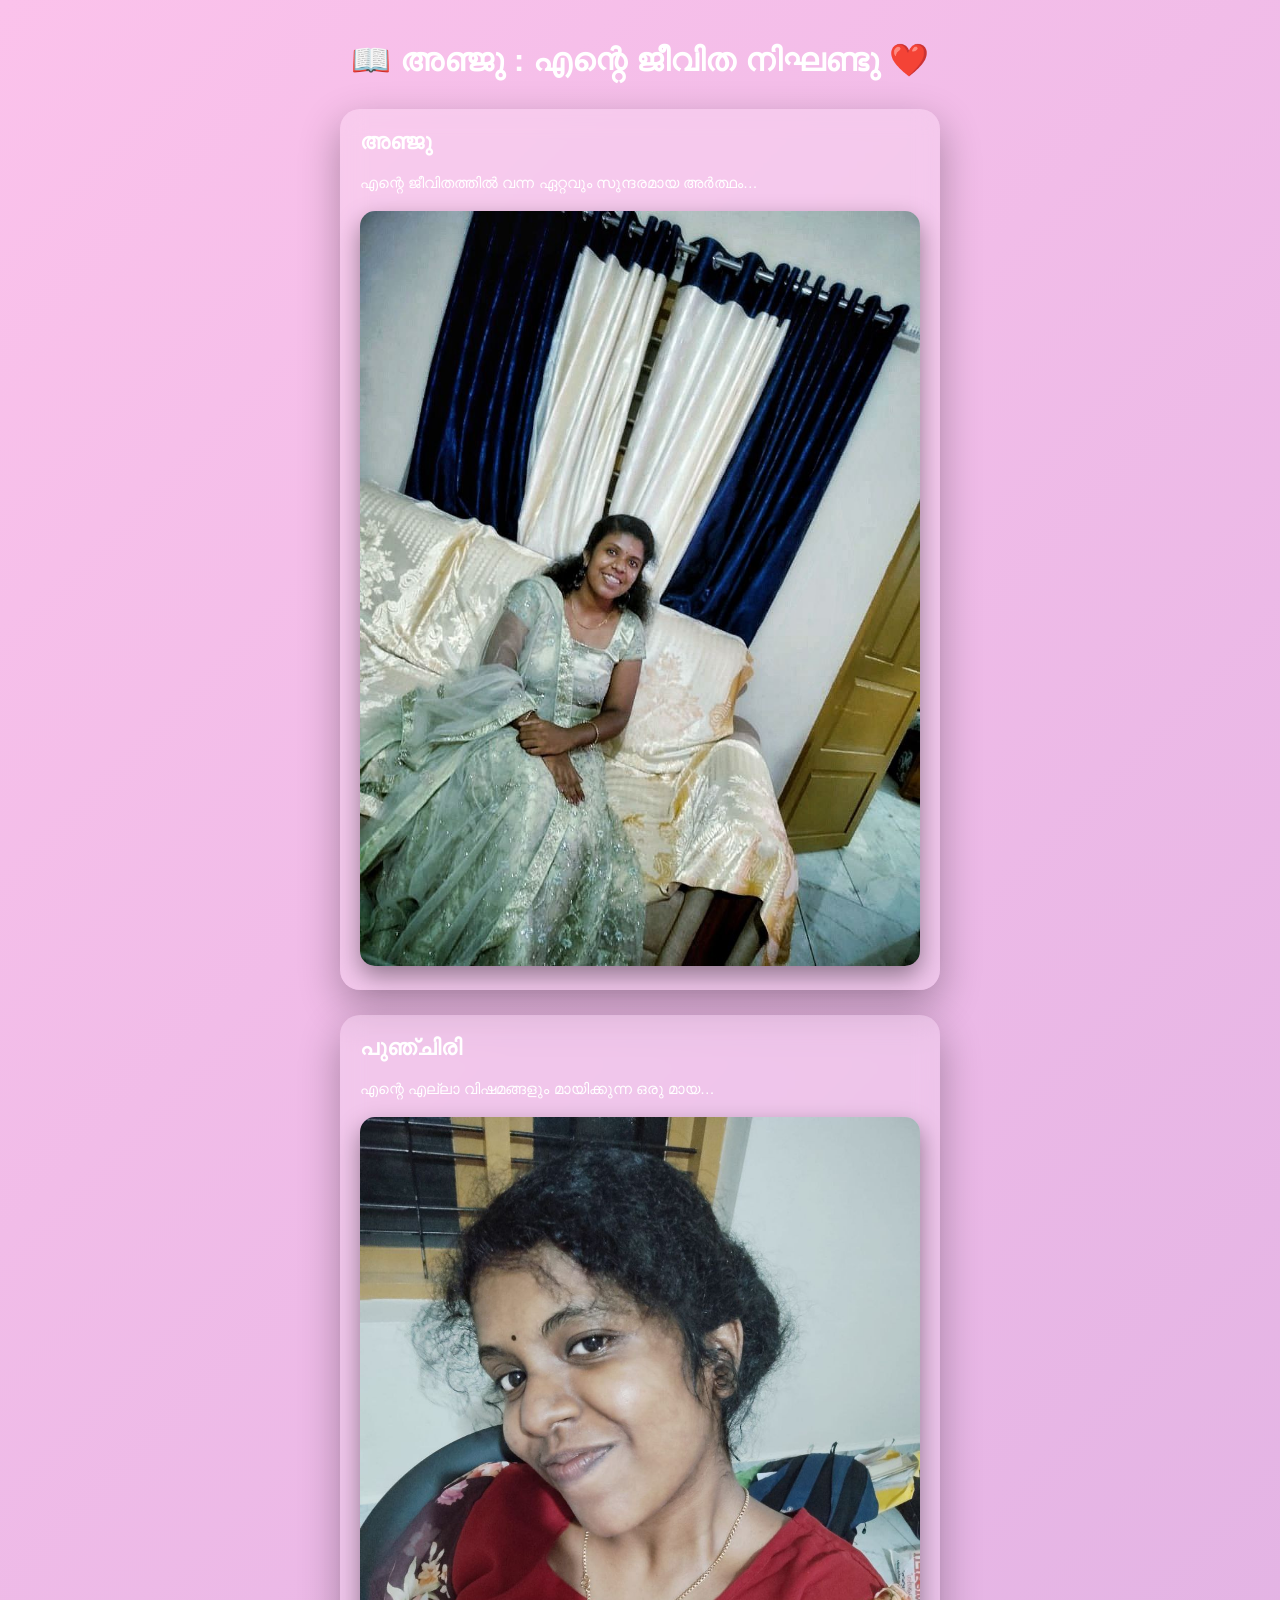
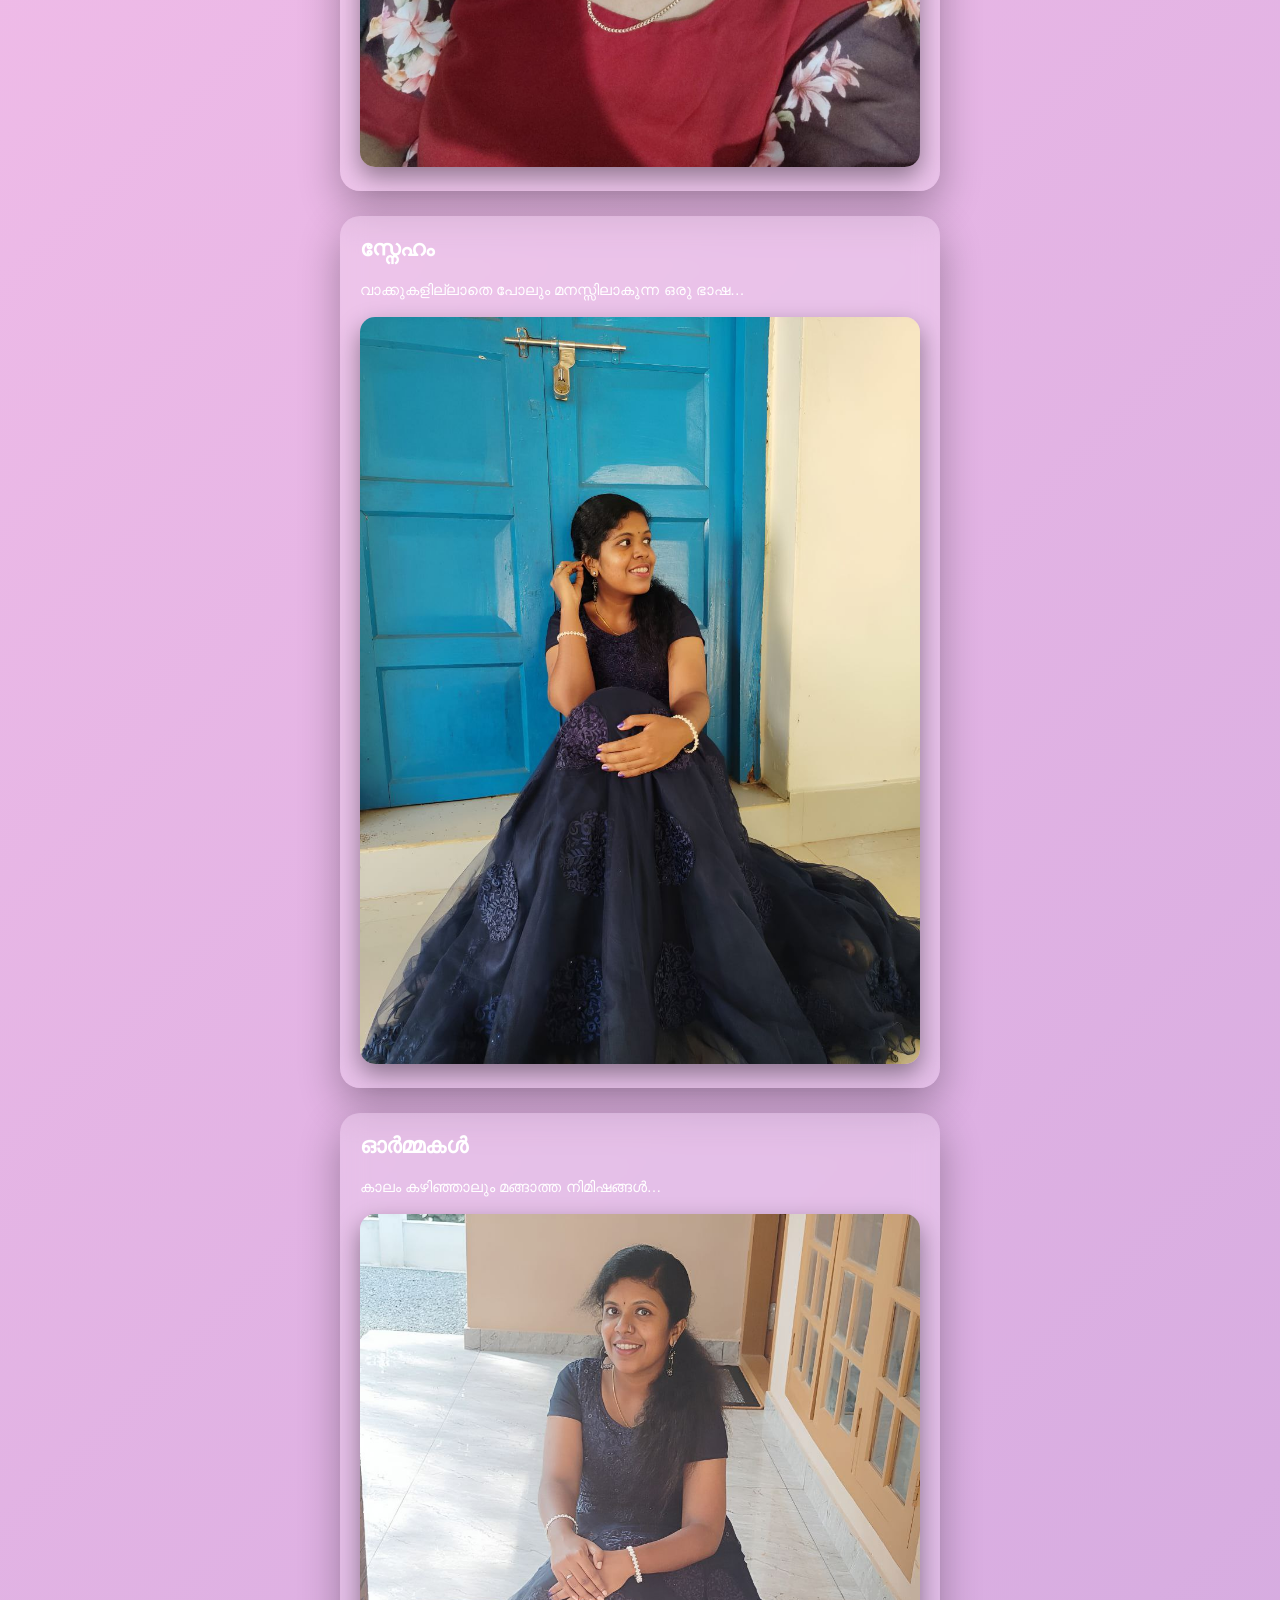
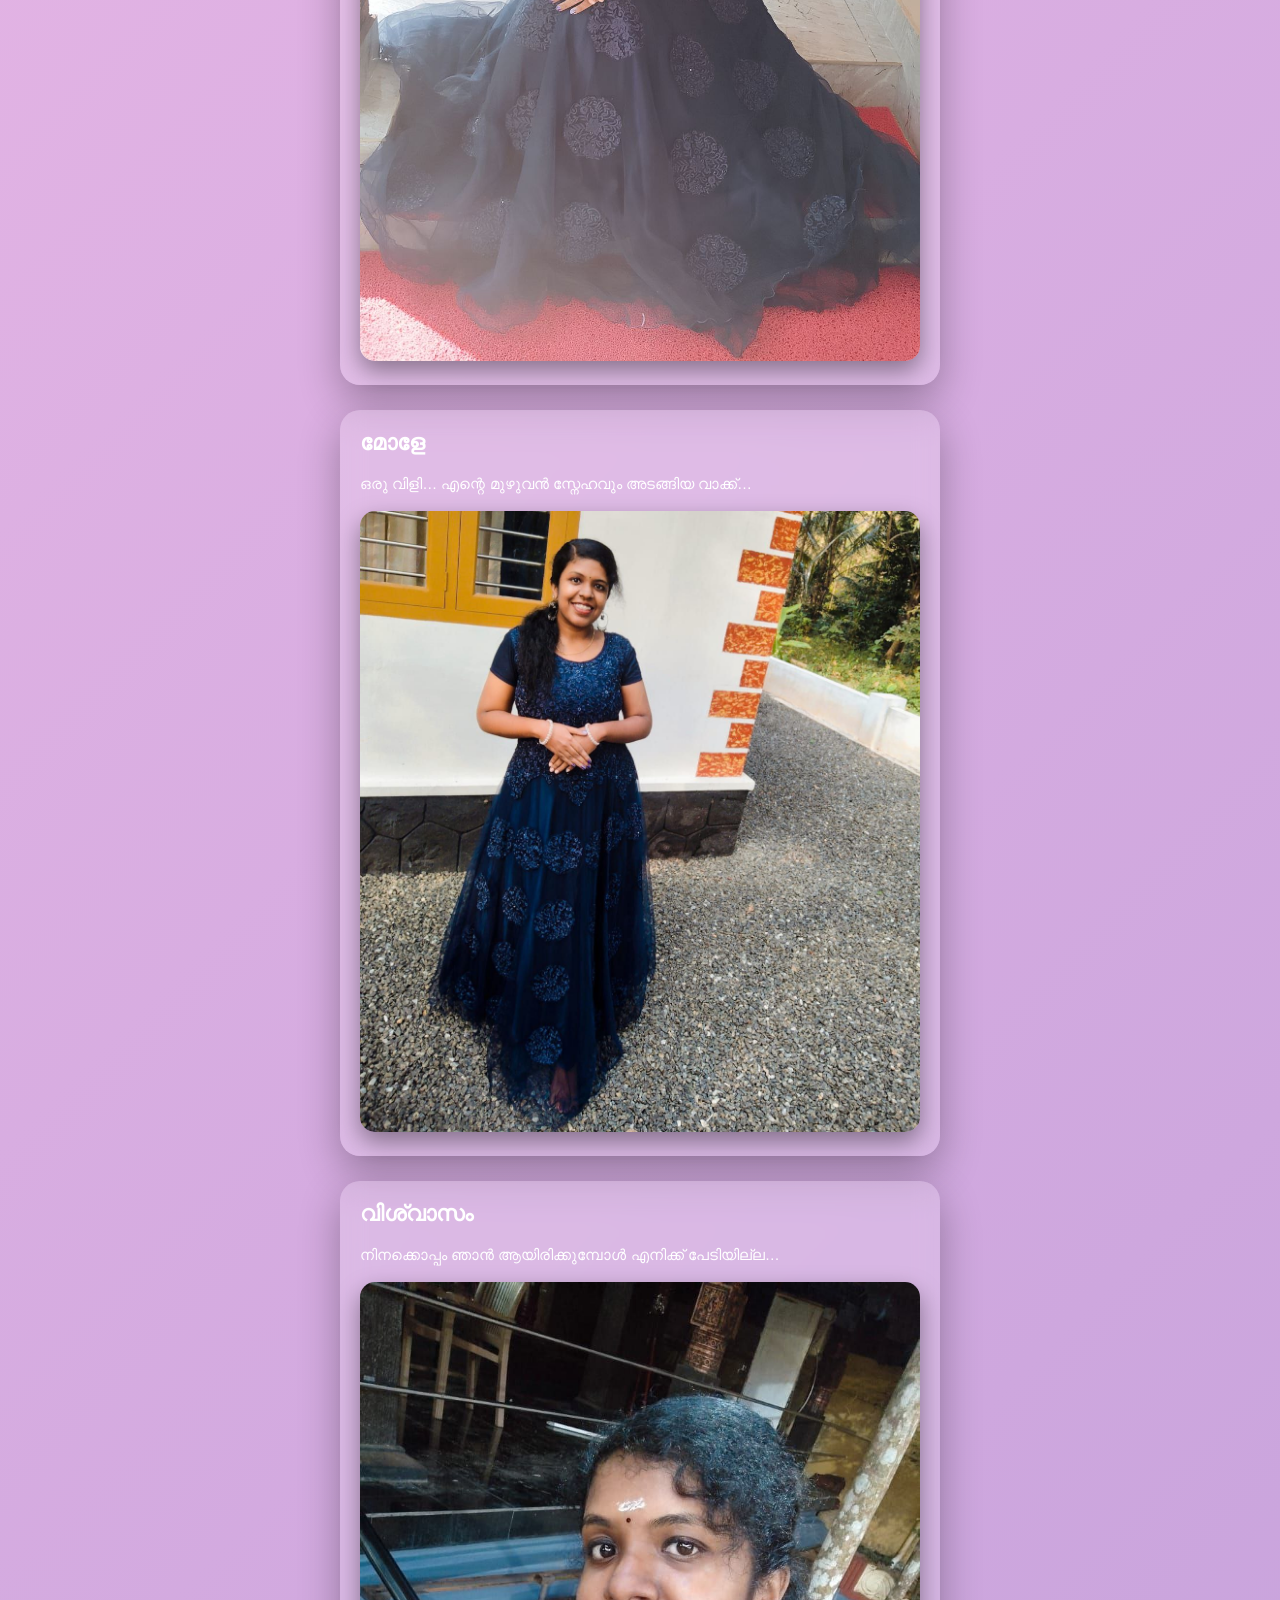
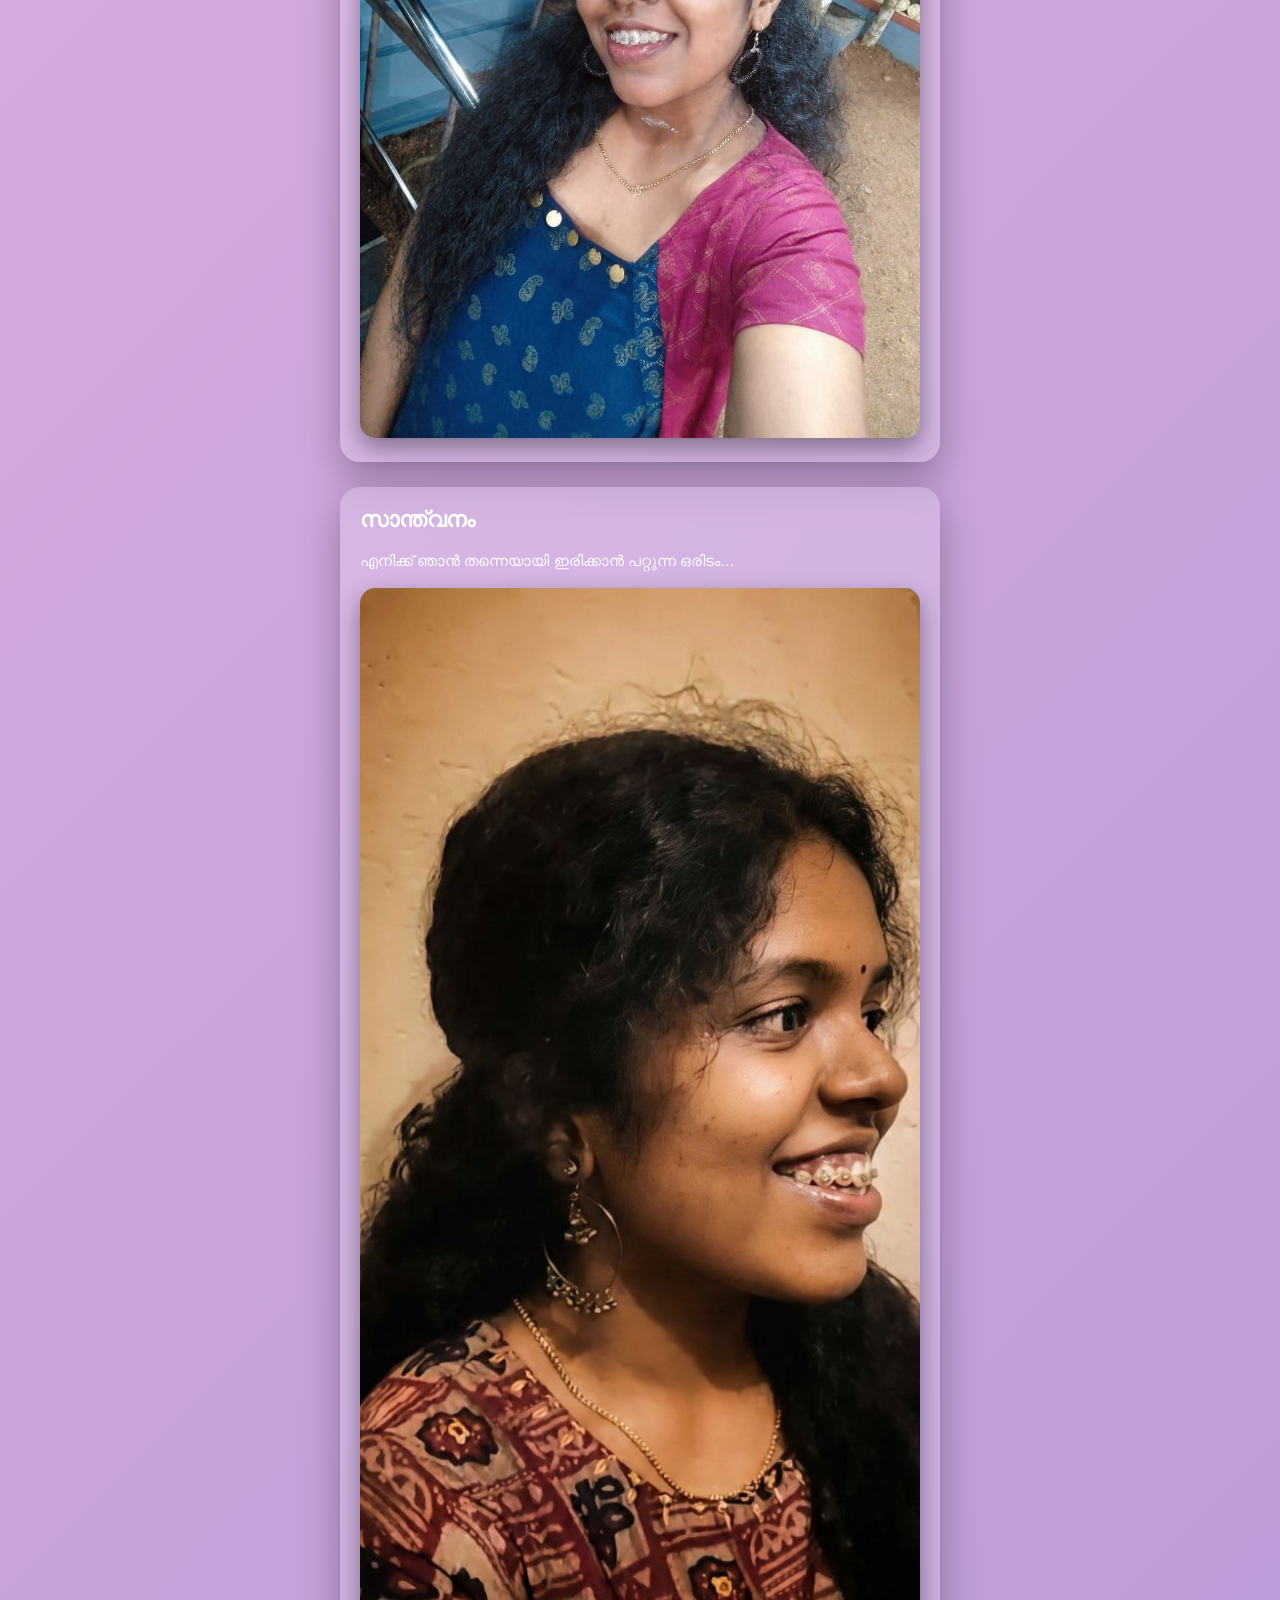
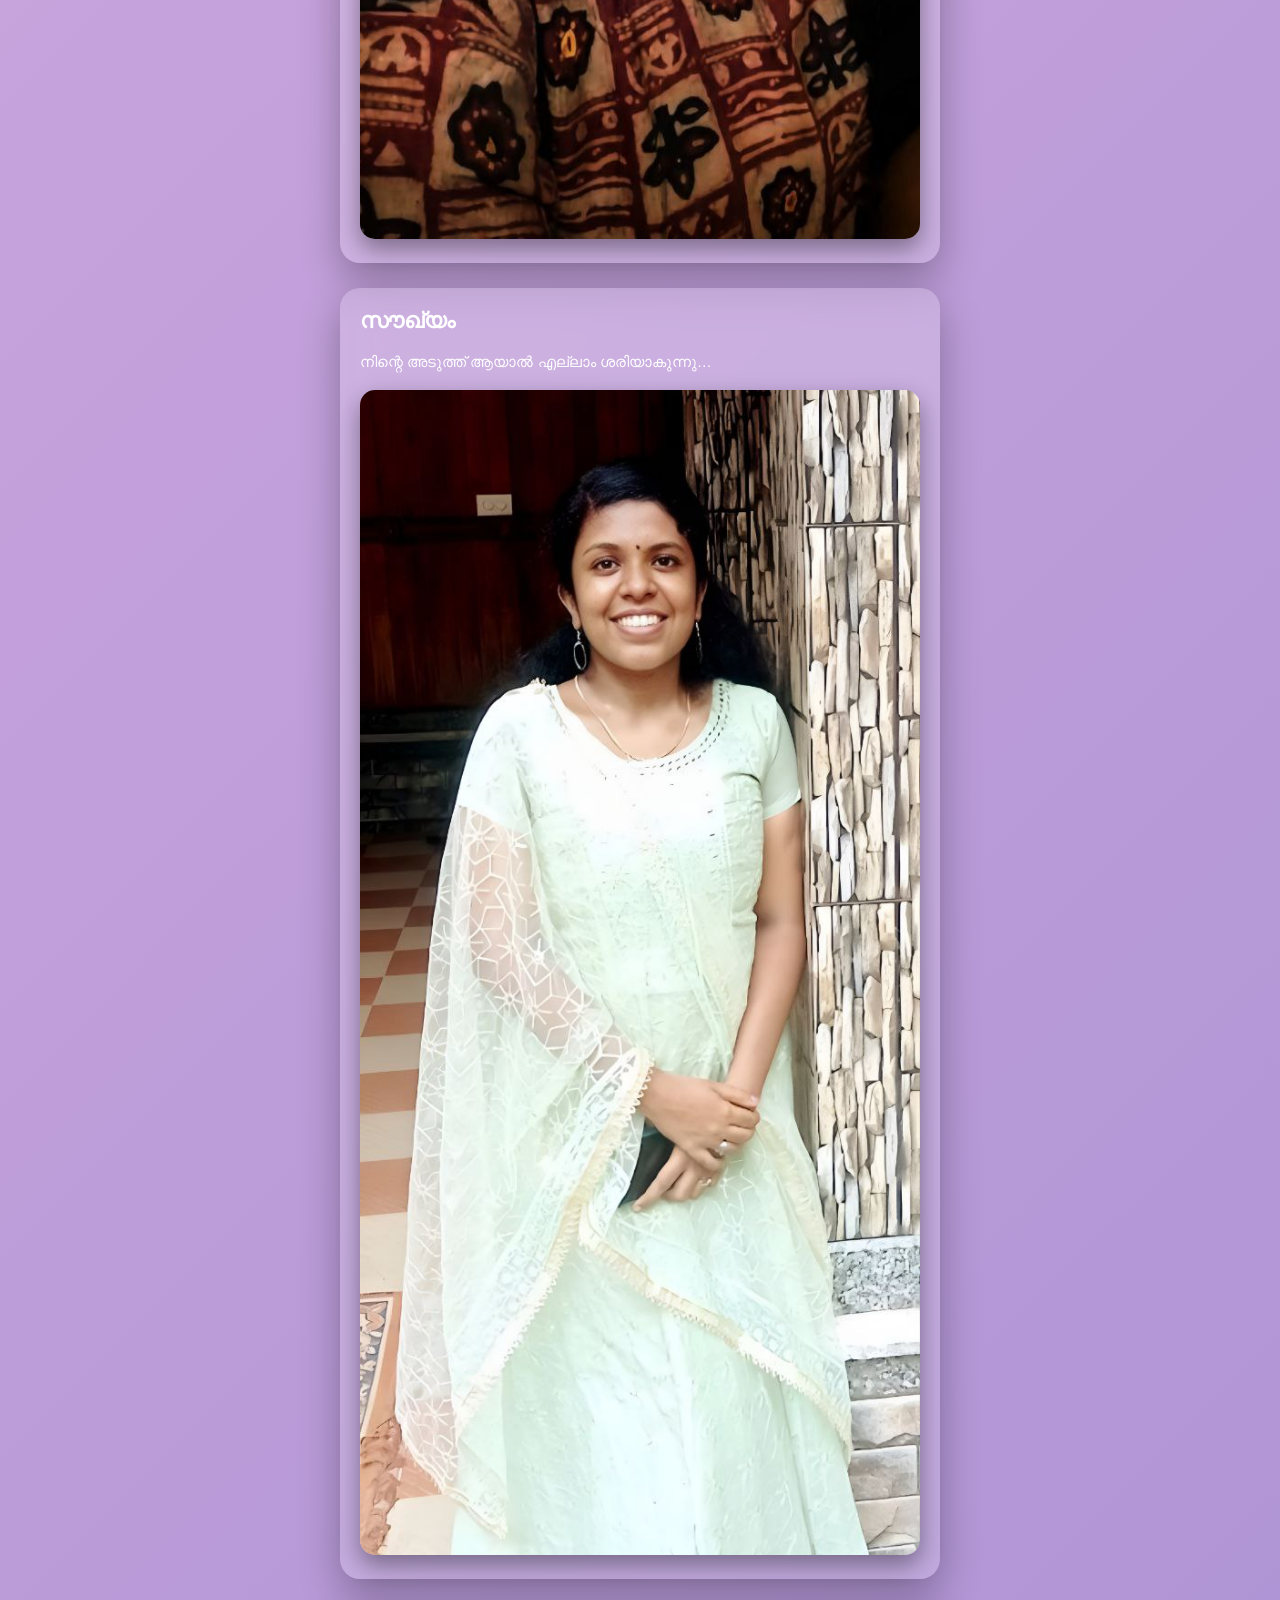
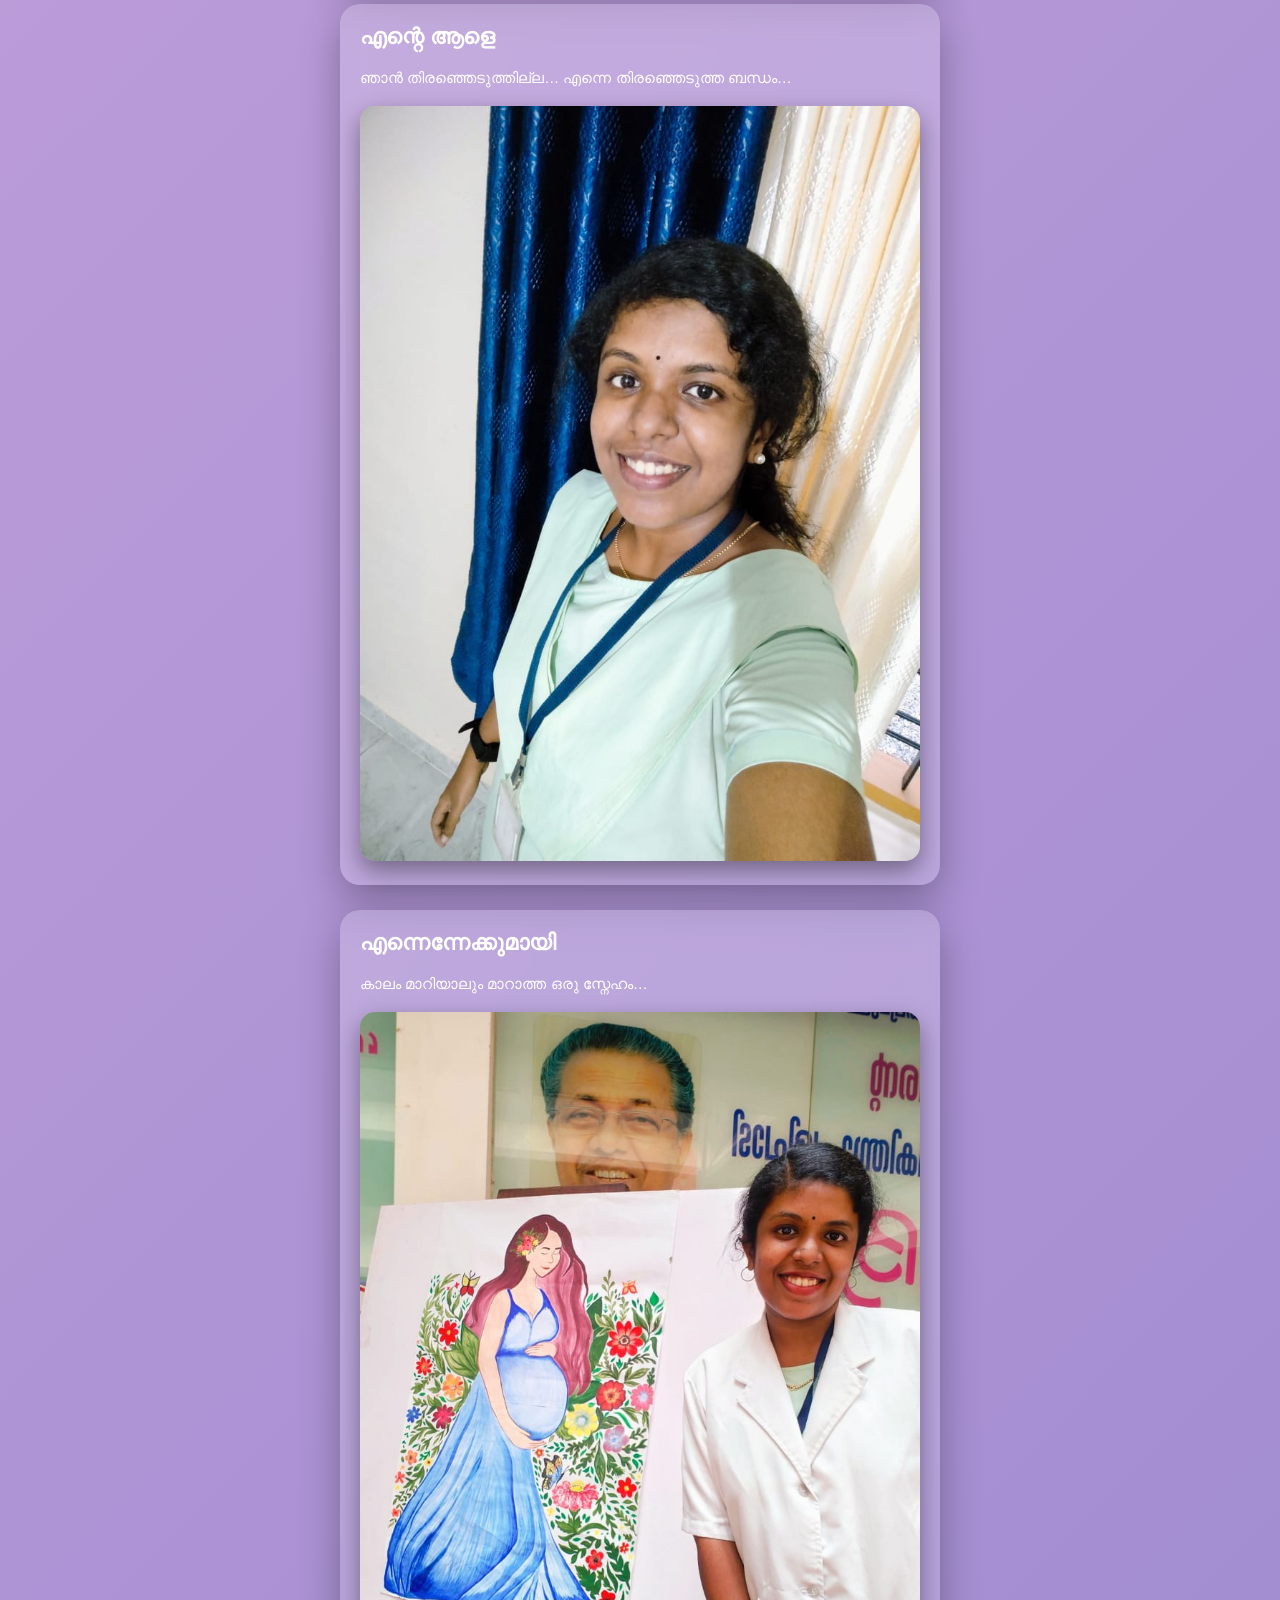
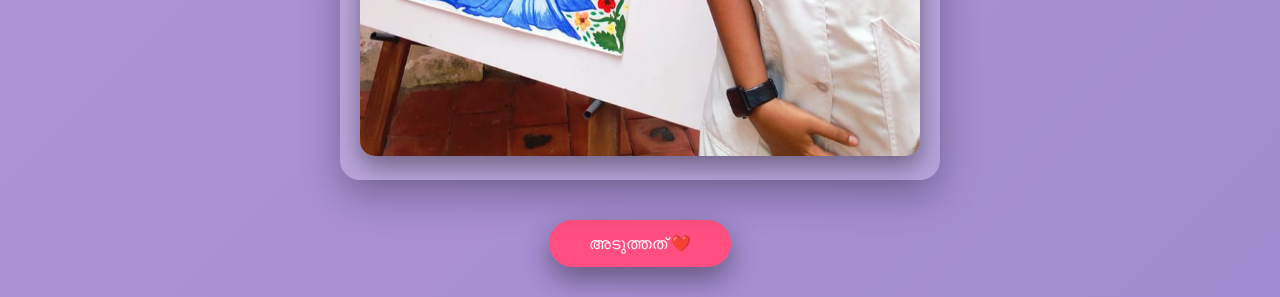
<file: memory.html>
<!DOCTYPE html>
<html lang="ml">
<head>
  <meta charset="UTF-8">
  <meta name="viewport" content="width=device-width, initial-scale=1.0">
  <title>അഞ്ജു : എന്റെ ജീവിത നിഘണ്ടു ❤️</title>

  <style>
    body {
      margin: 0;
      max-width: 600px;
      margin: 0 auto;
      font-family: 'Segoe UI', sans-serif;
      background: linear-gradient(135deg, #fbc2eb, #a18cd1);
      min-height: 100vh;
      padding: 20px;
      color: #fff;
      overflow-x: hidden;
    }

    h1 {
      text-align: center;
      margin-bottom: 30px;
    }

    .entry {
      background: rgba(255,255,255,0.18);
      backdrop-filter: blur(12px);
      border-radius: 20px;
      padding: 20px;
      margin-bottom: 25px;
      box-shadow: 0 15px 40px rgba(0,0,0,0.3);
      animation: fadeUp 1s ease;
    }

    @keyframes fadeUp {
      from {
        opacity: 0;
        transform: translateY(20px);
      }
      to {
        opacity: 1;
        transform: translateY(0);
      }
    }

    .entry h2 {
      margin: 0 0 10px;
      font-size: clamp(18px, 5vw, 22px);
      color: #fff;
    }

    .entry p {
      font-size: clamp(14px, 4vw, 15px);
      line-height: 1.7;
      margin-bottom: 15px;
    }

    .entry img {
      width: 100%;
      border-radius: 15px;
      box-shadow: 0 10px 25px rgba(0,0,0,0.4);
    }

    .next-btn {
      display: block;
      margin: 40px auto 10px;
      padding: 14px 40px;
      border: none;
      border-radius: 30px;
      background: #ff4f81;
      color: #fff;
      font-size: 16px;
      cursor: pointer;
      box-shadow: 0 12px 30px rgba(0,0,0,0.4);
    }
  </style>
</head>
<body>

 
  <h1>📖 അഞ്ജു : എന്റെ ജീവിത നിഘണ്ടു ❤️</h1>

  <div class="entry">
    <h2>അഞ്ജു</h2>
    <p>എന്റെ ജീവിതത്തിൽ വന്ന ഏറ്റവും സുന്ദരമായ അർത്ഥം…</p>
    <img src="assets/images/pic1.jpg">
  </div>

  <div class="entry">
    <h2>പുഞ്ചിരി</h2>
    <p>എന്റെ എല്ലാ വിഷമങ്ങളും മായിക്കുന്ന ഒരു മായ…</p>
    <img src="assets/images/pic2.jpg">
  </div>

  <div class="entry">
    <h2>സ്നേഹം</h2>
    <p>വാക്കുകളില്ലാതെ പോലും മനസ്സിലാകുന്ന ഒരു ഭാഷ…</p>
    <img src="assets/images/pic3.jpg">
  </div>

  <div class="entry">
    <h2>ഓർമ്മകൾ</h2>
    <p>കാലം കഴിഞ്ഞാലും മങ്ങാത്ത നിമിഷങ്ങൾ…</p>
    <img src="assets/images/pic4.jpg">
  </div>

  <div class="entry">
    <h2>മോളേ</h2>
    <p>ഒരു വിളി… എന്റെ മുഴുവൻ സ്നേഹവും അടങ്ങിയ വാക്ക്…</p>
    <img src="assets/images/pic5.jpg">
  </div>

  <div class="entry">
    <h2>വിശ്വാസം</h2>
    <p>നിനക്കൊപ്പം ഞാൻ ആയിരിക്കുമ്പോൾ എനിക്ക് പേടിയില്ല…</p>
    <img src="assets/images/pic6.jpg">
  </div>

  <div class="entry">
    <h2>സാന്ത്വനം</h2>
    <p>എനിക്ക് ഞാൻ തന്നെയായി ഇരിക്കാൻ പറ്റുന്ന ഒരിടം…</p>
    <img src="assets/images/pic7.jpg">
  </div>

  <div class="entry">
    <h2>സൗഖ്യം</h2>
    <p>നിന്റെ അടുത്ത് ആയാൽ എല്ലാം ശരിയാകുന്നു…</p>
    <img src="assets/images/pic8.jpg">
  </div>

  <div class="entry">
    <h2>എന്റെ ആളെ</h2>
    <p>ഞാൻ തിരഞ്ഞെടുത്തില്ല… എന്നെ തിരഞ്ഞെടുത്ത ബന്ധം…</p>
    <img src="assets/images/pic9.jpg">
  </div>

  <div class="entry">
    <h2>എന്നെന്നേക്കുമായി</h2>
    <p>കാലം മാറിയാലും മാറാത്ത ഒരു സ്നേഹം…</p>
    <img src="assets/images/pic10.jpg">
  </div>

  <script>
    function goLetter() {
      window.location.href = "letter.html";
    }
  </script>
 
 <button class="next-btn" onclick="location.href='surprise.html'">
  അടുത്തത് ❤️
</button>
<script>
(function(){
  /* ── Music engine: seamless across all pages ── */
  if (!window.bgMusic) {
    window.bgMusic = new Audio("assets/music/anju-song.mp3");
    window.bgMusic.loop = true;
    window.bgMusic.volume = 0.6;
    window.bgMusic.preload = "auto";
  }
  // Save position continuously
  window.bgMusic.ontimeupdate = function() {
    try { localStorage.setItem("musicTime", window.bgMusic.currentTime); } catch(e){}
  };
  // Restore position + try autoplay
  var _t = null;
  try { _t = localStorage.getItem("musicTime"); } catch(e){}
  if (_t) window.bgMusic.currentTime = parseFloat(_t);
  window.bgMusic.play().catch(function(){});

  // iOS Safari fix: play on very first touch anywhere on page
  function _tryPlay(){ window.bgMusic.play().catch(function(){}); }
  document.addEventListener("touchstart", _tryPlay, {once:true, passive:true});
  document.addEventListener("click",      _tryPlay, {once:true, passive:true});

  // Save before leaving
  window.addEventListener("pagehide", function(){
    try { localStorage.setItem("musicTime", window.bgMusic.currentTime); } catch(e){}
  });
  window.addEventListener("beforeunload", function(){
    try { localStorage.setItem("musicTime", window.bgMusic.currentTime); } catch(e){}
  });
  // Pause/resume on visibility change (battery + lag fix)
  document.addEventListener("visibilitychange", function(){
    if (document.hidden) window.bgMusic.pause();
    else window.bgMusic.play().catch(function(){});
  });
})();
</script>
</body>
</html>
</file>
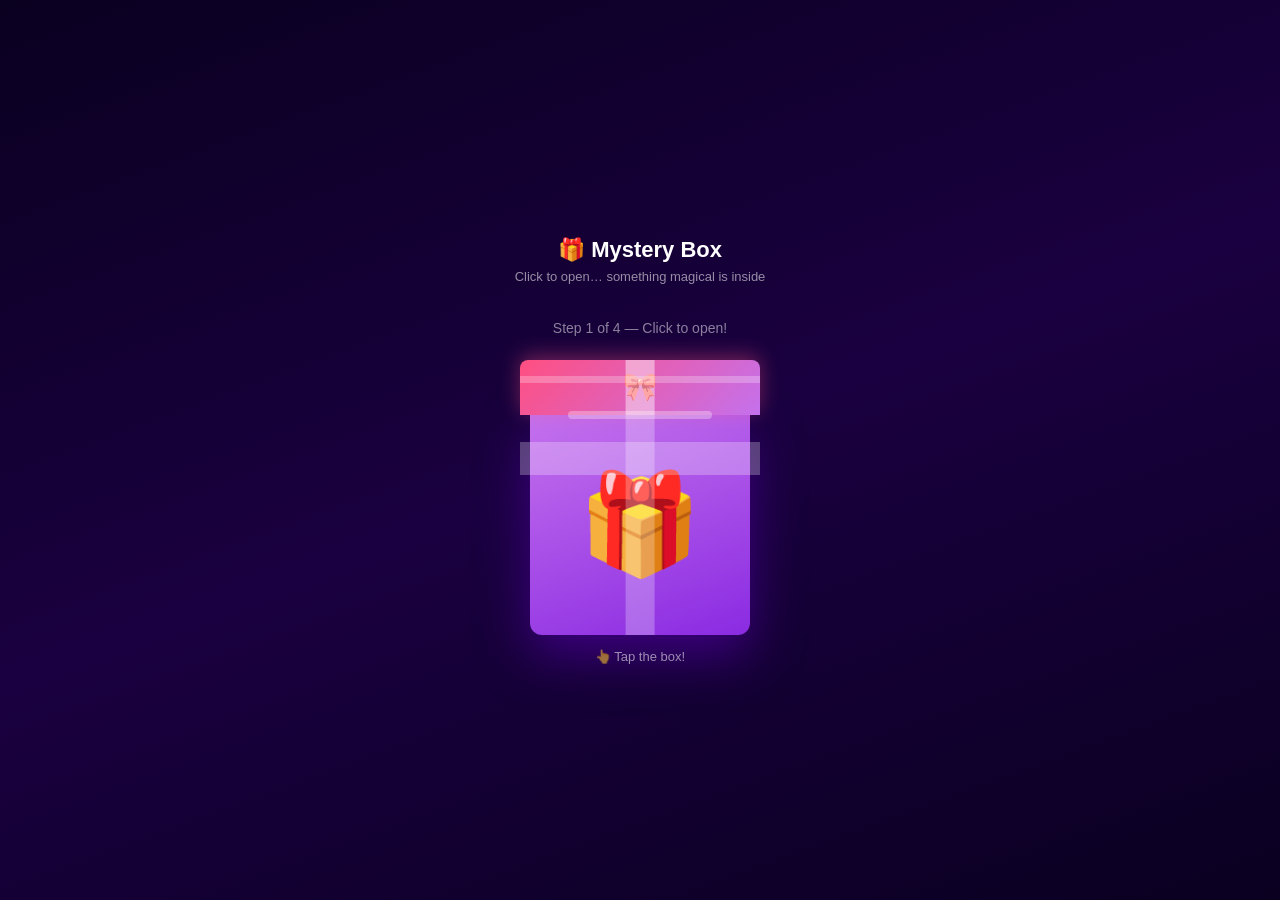
<file: mysterybox.html>
<!DOCTYPE html>
<html lang="ml">
<head>
  <meta charset="UTF-8">
  <meta name="viewport" content="width=device-width, initial-scale=1.0">
  <title>Mystery Box 🎁</title>
  <style>
    *{box-sizing:border-box;margin:0;padding:0;}
    body{
      font-family:'Segoe UI',sans-serif;
      background:linear-gradient(160deg,#0a0020,#1a0040,#0a0020);
      min-height:100vh;
      display:flex;flex-direction:column;
      justify-content:center;align-items:center;
      color:#fff;overflow:hidden;padding:30px 20px;
    }
    .page-title{font-size:clamp(18px,5vw,22px);font-weight:700;margin-bottom:6px;text-align:center;}
    .page-sub{font-size:13px;opacity:0.55;margin-bottom:36px;text-align:center;}

    /* BOX STAGE */
    #boxStage{
      position:relative;
      display:flex;flex-direction:column;
      align-items:center;gap:0;
    }

    .gift-box{
      cursor:pointer;
      display:flex;flex-direction:column;
      align-items:center;
      transition:transform 0.3s;
      position:relative;
    }
    .gift-box:hover{transform:scale(1.05);}
    .gift-box:active{transform:scale(0.97);}

    /* lid */
    .box-lid{
      border-radius:8px 8px 0 0;
      background:linear-gradient(135deg,#ff4f81,#c471ed);
      display:flex;justify-content:center;align-items:center;
      position:relative;
      box-shadow:0 -4px 20px rgba(255,80,130,0.4);
    }
    .box-lid::after{
      content:'';
      position:absolute;
      bottom:-4px;left:50%;transform:translateX(-50%);
      width:60%;height:8px;
      background:rgba(255,255,255,0.3);
      border-radius:4px;
    }
    /* body */
    .box-body{
      border-radius:0 0 12px 12px;
      background:linear-gradient(160deg,#c471ed,#8a2be2);
      display:flex;justify-content:center;align-items:center;
      box-shadow:0 20px 50px rgba(100,0,200,0.5);
    }
    .box-ribbon-v{
      position:absolute;top:0;bottom:0;left:50%;transform:translateX(-50%);
      width:12%;background:rgba(255,255,255,0.25);
    }
    .box-ribbon-h{
      position:absolute;top:30%;left:0;right:0;
      height:12%;background:rgba(255,255,255,0.25);
    }
    .bow{font-size:inherit;line-height:1;}

    .click-hint{
      margin-top:14px;font-size:13px;opacity:0.55;
      animation:pulse 1.5s infinite;
    }
    @keyframes pulse{0%,100%{opacity:0.3;}50%{opacity:0.9;}}

    /* open animation */
    .box-open{animation:boxOpen 0.5s ease forwards;}
    @keyframes boxOpen{
      0%{transform:scale(1);}
      30%{transform:scale(1.12)rotate(-3deg);}
      60%{transform:scale(0.95)rotate(2deg);}
      100%{transform:scale(1)rotate(0);}
    }

    /* step label */
    #stepLabel{
      font-size:14px;opacity:0.5;margin-bottom:20px;
      min-height:20px;text-align:center;
    }

    /* COMPLIMENT RAIN */
    #rainStage{
      display:none;
      position:fixed;inset:0;
      background:linear-gradient(160deg,#0a0020,#1a0040);
      overflow:hidden;z-index:50;
      flex-direction:column;justify-content:center;align-items:center;
    }
    .rain-word{
      position:absolute;
      top:-40px;
      font-size:14px;font-weight:700;
      border-radius:20px;
      padding:5px 14px;
      pointer-events:none;
      animation:rainFall linear forwards;
    }
    @keyframes rainFall{
      0%{transform:translateY(0) rotate(var(--rot));opacity:0;}
      10%{opacity:1;}
      90%{opacity:1;}
      100%{transform:translateY(110vh) rotate(var(--rot));opacity:0;}
    }
    #finalMsg{
      display:none;
      position:relative;z-index:5;
      text-align:center;padding:30px 24px;
      max-width:min(340px,90vw);
      background:rgba(255,255,255,0.06);
      backdrop-filter:blur(16px);
      border-radius:24px;
      border:1px solid rgba(255,80,130,0.3);
      box-shadow:0 25px 60px rgba(0,0,0,0.6),0 0 60px rgba(255,80,130,0.2);
      animation:zoomIn 0.8s ease;
    }
    @keyframes zoomIn{from{transform:scale(0.7);opacity:0;}to{transform:scale(1);opacity:1;}}
    #finalMsg .ficon{font-size:52px;margin-bottom:14px;}
    #finalMsg .ftitle{font-size:clamp(17px,5vw,20px);font-weight:700;color:#ffd700;margin-bottom:12px;}
    #finalMsg .ftext{font-size:clamp(13px,4vw,15px);line-height:1.8;color:rgba(255,255,255,0.85);}

    .next-btn{
      margin-top:28px;padding:13px 40px;
      border:none;border-radius:50px;
      background:linear-gradient(135deg,#ff4f81,#c471ed);
      color:#fff;font-size:16px;font-weight:700;cursor:pointer;
      box-shadow:0 14px 35px rgba(255,80,130,0.4);
      transition:transform 0.2s;display:none;
    }
    .next-btn:hover{transform:translateY(-3px);}

    /* floating hearts bg */
    .float-heart{
      position:fixed;pointer-events:none;
      animation:floatUp linear infinite;opacity:0;z-index:0;
    }
    @keyframes floatUp{
      0%{transform:translateY(100vh);opacity:0;}
      20%{opacity:0.5;}80%{opacity:0.3;}
      100%{transform:translateY(-10vh);opacity:0;}
    }
      img { max-width: 100%; height: auto; }
    input, button { -webkit-appearance: none; border-radius: 10px; }
  </style>
</head>
<body>

<script>
  const e=['❤️','💜','✨','🌸','💫'];
  for(let i=0;i<12;i++){
    const d=document.createElement('div');
    d.className='float-heart';
    d.innerText=e[i%e.length];
    d.style.left=Math.random()*100+'vw';
    d.style.animationDuration=(8+Math.random()*6)+'s';
    d.style.animationDelay=(Math.random()*8)+'s';
    d.style.fontSize=(11+Math.random()*10)+'px';
    document.body.appendChild(d);
  }
</script>

<div class="page-title">🎁 Mystery Box</div>
<div class="page-sub">Click to open… something magical is inside</div>
<div id="stepLabel">Step 1 of 4 — Click to open!</div>

<div id="boxStage">
  <!-- box rendered by JS -->
</div>
<div class="click-hint" id="clickHint">👆 Tap the box!</div>

<!-- RAIN STAGE -->
<div id="rainStage">
  <div id="finalMsg">
    <div class="ficon">💝</div>
    <div class="ftitle">All these words…</div>
    <div class="ftext">still not enough for you.<br><br>
      Because you are more than any word<br>
      this world has ever created. ❤️
    </div>
    <button class="next-btn" id="nextBtn" onclick="location.href='garden.html'">
      അടുത്തത് 🧩
    </button>
  </div>
</div>

<script>
const boxes=[
  {size:220,lidH:55,emoji:'🎁',label:'Step 1 of 4 — Click to open!'},
  {size:170,lidH:44,emoji:'🎀',label:'Step 2 of 4 — Another box inside!'},
  {size:125,lidH:34,emoji:'💝',label:'Step 3 of 4 — One more…'},
  {size:85, lidH:24,emoji:'✨',label:'Step 4 — The last one! ✨'},
];
let step=0;

const stage=document.getElementById('boxStage');
const stepLbl=document.getElementById('stepLabel');
const hint=document.getElementById('clickHint');

function buildBox(i){
  stage.innerHTML='';
  const b=boxes[i];
  const s=b.size;

  const wrap=document.createElement('div');
  wrap.className='gift-box';
  wrap.id='currentBox';

  // lid
  const lid=document.createElement('div');
  lid.className='box-lid';
  lid.style.cssText=`width:${s+20}px;height:${b.lidH}px;font-size:${b.lidH*0.5}px;`;
  lid.innerHTML=`<div class="box-ribbon-v"></div><div class="box-ribbon-h"></div><span class="bow">🎀</span>`;

  // body
  const body=document.createElement('div');
  body.className='box-body';
  body.style.cssText=`width:${s}px;height:${s}px;font-size:${s*0.45}px;`;
  body.innerHTML=`<div class="box-ribbon-v"></div><div class="box-ribbon-h"></div><span>${b.emoji}</span>`;

  wrap.appendChild(lid);
  wrap.appendChild(body);
  wrap.onclick=()=>openBox();
  stage.appendChild(wrap);

  stepLbl.textContent=b.label;

  // entrance animation
  wrap.style.animation='none';
  wrap.style.opacity='0';
  wrap.style.transform='scale(0.5)';
  wrap.style.transition='opacity 0.5s,transform 0.5s';
  requestAnimationFrame(()=>{
    requestAnimationFrame(()=>{
      wrap.style.opacity='1';
      wrap.style.transform='scale(1)';
    });
  });
}

function openBox(){
  const box=document.getElementById('currentBox');
  box.classList.add('box-open');
  // burst
  for(let i=0;i<20;i++){
    const h=document.createElement('div');
    h.style.cssText=`position:fixed;font-size:${14+Math.random()*16}px;
      pointer-events:none;z-index:100;
      left:${30+Math.random()*40}vw;top:${20+Math.random()*40}vh;
      animation:floatUp ${1.5+Math.random()*1.5}s ease forwards`;
    h.innerText=['✨','💜','🌸','💝','⭐'][Math.floor(Math.random()*5)];
    document.body.appendChild(h);
    setTimeout(()=>h.remove(),3000);
  }
  setTimeout(()=>{
    step++;
    if(step<boxes.length){
      buildBox(step);
    } else {
      startRain();
    }
  },500);
}

buildBox(0);

/* COMPLIMENT RAIN */
const words=[
  {t:'Cute 🌸',     c:'#ff9ad5'},
  {t:'Kind 💜',     c:'#c471ed'},
  {t:'Beautiful ✨', c:'#ffd700'},
  {t:'Dangerously Charming 😍',c:'#ff4f81'},
  {t:'My Favourite Human 💝',  c:'#12c2e9'},
  {t:'Sunshine ☀️', c:'#ffcc00'},
  {t:'Magical 🌙',  c:'#a78bfa'},
  {t:'Warm-hearted 🤍',c:'#fff'},
  {t:'Precious 💎', c:'#38bdf8'},
  {t:'Sweet 🍯',    c:'#fbbf24'},
  {t:'Irreplaceable 💫',c:'#f472b6'},
  {t:'My World 🌍', c:'#34d399'},
  {t:'Adorable 🐻', c:'#fb923c'},
  {t:'Stunning 🌹', c:'#f87171'},
  {t:'One of a Kind 🦋',c:'#818cf8'},
];

function startRain(){
  hint.style.display='none';
  stepLbl.textContent='';
  stage.style.display='none';
  const rain=document.getElementById('rainStage');
  rain.style.display='flex';

  let dropped=0;
  const total=words.length*3; // 3 rounds
  const interval=setInterval(()=>{
    if(dropped>=total){clearInterval(interval);showFinal();return;}
    const w=words[dropped%words.length];
    const span=document.createElement('div');
    span.className='rain-word';
    span.textContent=w.t;
    span.style.left=Math.random()*90+'vw';
    span.style.background=w.c+'33';
    span.style.border=`1px solid ${w.c}66`;
    span.style.color=w.c;
    const dur=2.5+Math.random()*2;
    const rot=(Math.random()-0.5)*20+'deg';
    span.style.setProperty('--rot',rot);
    span.style.animationDuration=dur+'s';
    rain.appendChild(span);
    setTimeout(()=>span.remove(),(dur+0.5)*1000);
    dropped++;
  },180);
}

function showFinal(){
  const fm=document.getElementById('finalMsg');
  const nb=document.getElementById('nextBtn');
  fm.style.display='block';
  setTimeout(()=>nb.style.display='block',800);
}
</script>
<script>
(function(){
  /* ── Music engine: seamless across all pages ── */
  if (!window.bgMusic) {
    window.bgMusic = new Audio("assets/music/anju-song.mp3");
    window.bgMusic.loop = true;
    window.bgMusic.volume = 0.6;
    window.bgMusic.preload = "auto";
  }
  // Save position continuously
  window.bgMusic.ontimeupdate = function() {
    try { localStorage.setItem("musicTime", window.bgMusic.currentTime); } catch(e){}
  };
  // Restore position + try autoplay
  var _t = null;
  try { _t = localStorage.getItem("musicTime"); } catch(e){}
  if (_t) window.bgMusic.currentTime = parseFloat(_t);
  window.bgMusic.play().catch(function(){});

  // iOS Safari fix: play on very first touch anywhere on page
  function _tryPlay(){ window.bgMusic.play().catch(function(){}); }
  document.addEventListener("touchstart", _tryPlay, {once:true, passive:true});
  document.addEventListener("click",      _tryPlay, {once:true, passive:true});

  // Save before leaving
  window.addEventListener("pagehide", function(){
    try { localStorage.setItem("musicTime", window.bgMusic.currentTime); } catch(e){}
  });
  window.addEventListener("beforeunload", function(){
    try { localStorage.setItem("musicTime", window.bgMusic.currentTime); } catch(e){}
  });
  // Pause/resume on visibility change (battery + lag fix)
  document.addEventListener("visibilitychange", function(){
    if (document.hidden) window.bgMusic.pause();
    else window.bgMusic.play().catch(function(){});
  });
})();
</script>
</body>
</html>
</file>
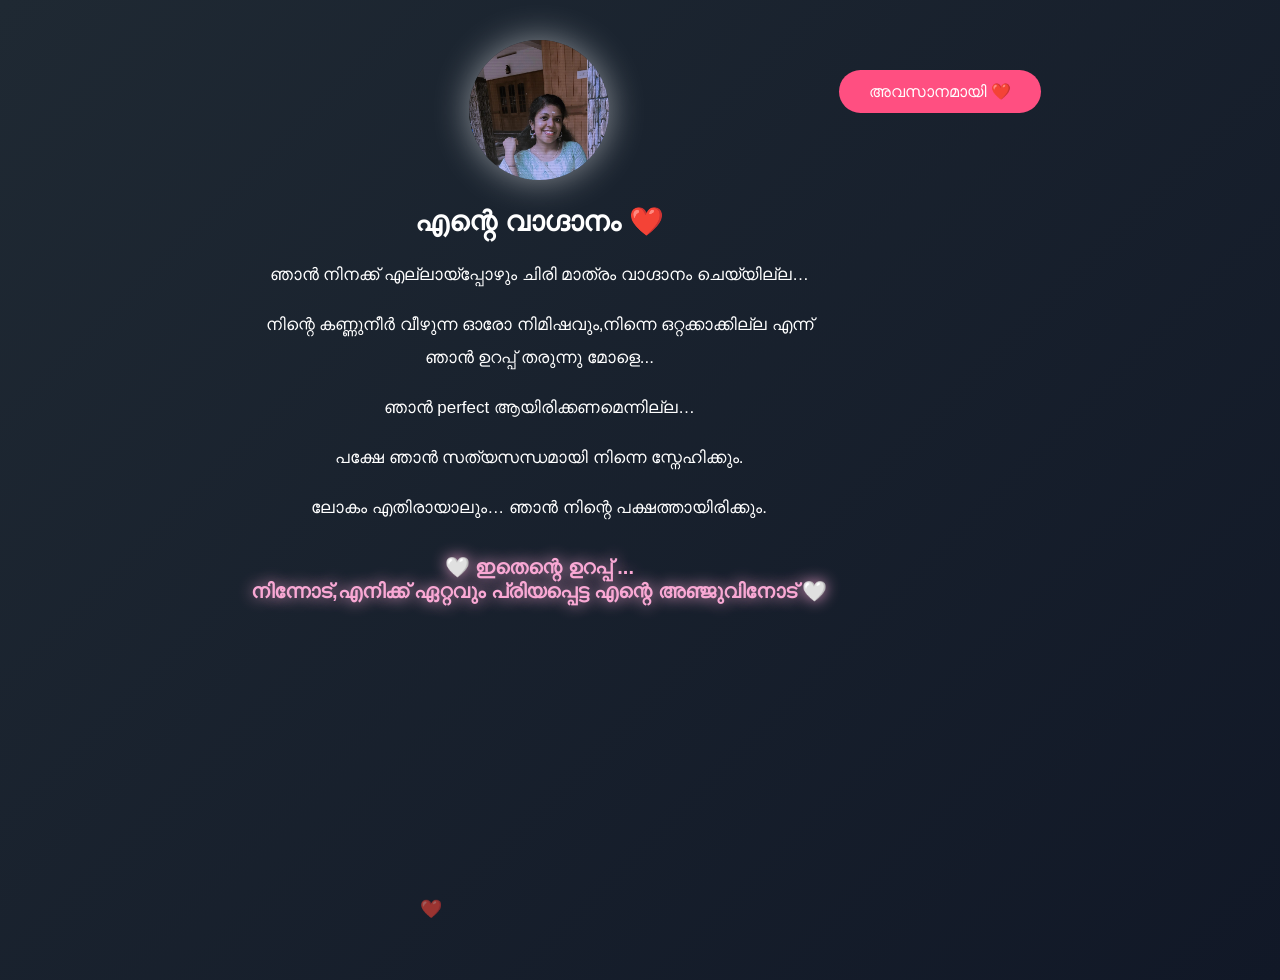
<file: promise.html>
<!DOCTYPE html>
<html lang="ml">
<head>
  <meta charset="UTF-8">
  <meta name="viewport" content="width=device-width, initial-scale=1.0">
  <title>My Promise to You ❤️</title>

  <style>
    body {
  margin: 0;
  min-height: 100vh;
  background: linear-gradient(135deg, #1f2933, #111827);
  font-family: 'Segoe UI', sans-serif;
  color: #fff;
  overflow-x: hidden;
  overflow-y: auto;
  display: flex;
  justify-content: center;
  align-items: flex-start;
  text-align: center;
  padding: 40px 20px;
}


    .container {
      max-width: 600px;
      animation: fadeIn 2s ease;
      z-index: 5;
    }

    @keyframes fadeIn {
      from { opacity: 0; transform: translateY(20px); }
      to { opacity: 1; transform: translateY(0); }
    }

    .photo {
      width: 140px;
      height: 140px;
      border-radius: 50%;
      overflow: hidden;
      margin: 0 auto 25px;
      box-shadow: 0 0 35px rgba(255,255,255,0.5);
    }

    .photo img {
      width: 100%;
      height: 100%;
      object-fit: cover;
    }

    h1 {
      margin-bottom: 20px;
      font-size: clamp(20px,5vw,28px);
    }

    .promise {
      font-size: clamp(14px,4vw,17px);
      line-height: 1.9;
      margin: 18px 0;
      opacity: 0;
      animation: reveal 1s forwards;
    }

    @keyframes reveal {
      to { opacity: 1; }
    }

    .final {
      margin-top: 30px;
      font-size: 20px;
      font-weight: bold;
      color: #f9a8d4;
      text-shadow: 0 0 15px rgba(249,168,212,0.9);
      opacity: 0;
      animation: reveal 1s forwards;
      animation-delay: 8s;
    }

    .heart {
      position: fixed;
      bottom: -20px;
      font-size: 18px;
      opacity: 0.6;
      animation: float 7s infinite ease-in;
    }

    @keyframes float {
      0% { transform: translateY(0); opacity: 0; }
      50% { opacity: 0.6; }
      100% { transform: translateY(-120vh); opacity: 0; }
    }
  </style>
</head>
<body>

  <!-- floating hearts -->
  <script>
    setInterval(() => {
      if (document.querySelectorAll('.heart').length >= 8) return;
      const h = document.createElement("div");
      h.className = "heart";
      h.innerText = "❤️";
      h.style.left = Math.random() * 100 + "vw";
      document.body.appendChild(h);
      setTimeout(() => h.remove(), 7000);
    }, 900);
  </script>

  <div class="container">
    <div class="photo">
      <img src="assets/images/anju.jpg">
    </div>

    <h1>എന്റെ വാഗ്ദാനം ❤️</h1>

    <div class="promise" style="animation-delay:1s">
      ഞാൻ നിനക്ക് എല്ലായ്പ്പോഴും ചിരി മാത്രം വാഗ്ദാനം ചെയ്യില്ല…
    </div>

    <div class="promise" style="animation-delay:2.5s">
      നിന്റെ കണ്ണുനീർ വീഴുന്ന ഓരോ നിമിഷവും,നിന്നെ ഒറ്റക്കാക്കില്ല എന്ന് ഞാൻ ഉറപ്പ് തരുന്നു മോളെ...
    </div>

    <div class="promise" style="animation-delay:4s">
      ഞാൻ perfect ആയിരിക്കണമെന്നില്ല…
    </div>

    <div class="promise" style="animation-delay:5.5s">
      പക്ഷേ ഞാൻ സത്യസന്ധമായി നിന്നെ സ്നേഹിക്കും.
    </div>

    <div class="promise" style="animation-delay:7s">
      ലോകം എതിരായാലും…
      ഞാൻ നിന്റെ പക്ഷത്തായിരിക്കും.
    </div>

    <div class="final">
      🤍 ഇതെന്റെ ഉറപ്പ്‌ ... <br>
      നിന്നോട്,എനിക്ക് ഏറ്റവും പ്രിയപ്പെട്ട എന്റെ അഞ്ജുവിനോട്  🤍
    </div>
  </div>
  <button onclick="location.href='letter.html'" style="
  margin-top:30px;padding:12px 30px;border:none;border-radius:30px;
  background:#ff4f81;color:#fff;font-size:16px;cursor:pointer;">
  അവസാനമായി ❤️
</button>
<script>
(function(){
  /* ── Music engine: seamless across all pages ── */
  if (!window.bgMusic) {
    window.bgMusic = new Audio("assets/music/anju-song.mp3");
    window.bgMusic.loop = true;
    window.bgMusic.volume = 0.6;
    window.bgMusic.preload = "auto";
  }
  // Save position continuously
  window.bgMusic.ontimeupdate = function() {
    try { localStorage.setItem("musicTime", window.bgMusic.currentTime); } catch(e){}
  };
  // Restore position + try autoplay
  var _t = null;
  try { _t = localStorage.getItem("musicTime"); } catch(e){}
  if (_t) window.bgMusic.currentTime = parseFloat(_t);
  window.bgMusic.play().catch(function(){});

  // iOS Safari fix: play on very first touch anywhere on page
  function _tryPlay(){ window.bgMusic.play().catch(function(){}); }
  document.addEventListener("touchstart", _tryPlay, {once:true, passive:true});
  document.addEventListener("click",      _tryPlay, {once:true, passive:true});

  // Save before leaving
  window.addEventListener("pagehide", function(){
    try { localStorage.setItem("musicTime", window.bgMusic.currentTime); } catch(e){}
  });
  window.addEventListener("beforeunload", function(){
    try { localStorage.setItem("musicTime", window.bgMusic.currentTime); } catch(e){}
  });
  // Pause/resume on visibility change (battery + lag fix)
  document.addEventListener("visibilitychange", function(){
    if (document.hidden) window.bgMusic.pause();
    else window.bgMusic.play().catch(function(){});
  });
})();
</script>
</body>
</html>
</file>
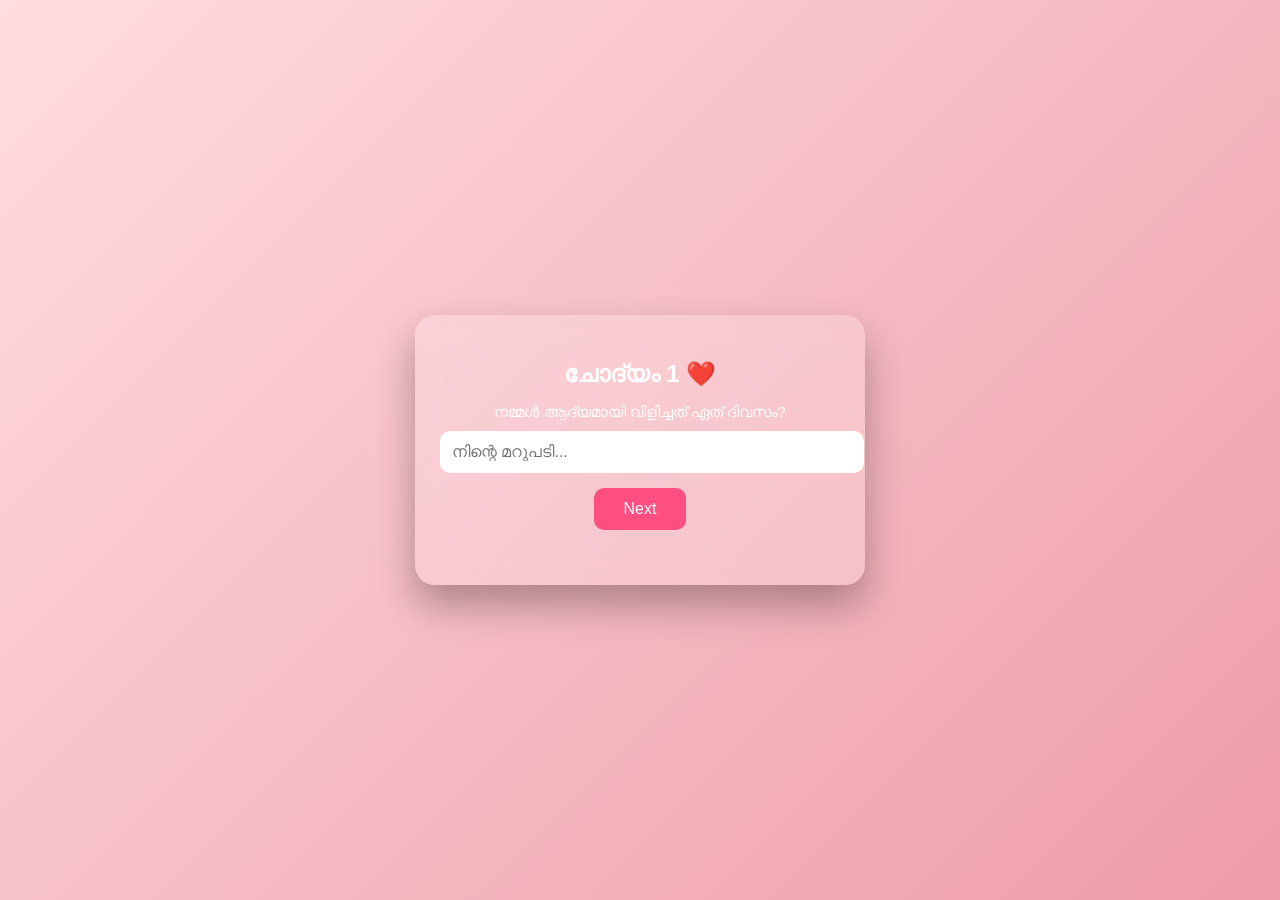
<file: quiz.html>
<!DOCTYPE html>
<html lang="ml">
<head>
  <meta charset="UTF-8">
  <meta name="viewport" content="width=device-width, initial-scale=1.0">
  <title>അഞ്ജു ❤️ Quiz</title>

  <style>
    body {
      margin: 0;
      font-family: 'Segoe UI', sans-serif;
      background: linear-gradient(135deg, #ffdde1, #ee9ca7);
      min-height: 100vh;
      display: flex;
      justify-content: center;
      align-items: center;
      overflow-x: hidden;
    }

    .quiz-box {
      background: rgba(255,255,255,0.2);
      backdrop-filter: blur(12px);
      padding: 25px;
      border-radius: 20px;
      width: 90%;
      max-width: min(400px, 94vw);
      box-shadow: 0 20px 40px rgba(0,0,0,0.3);
      text-align: center;
    }

    h2 {
      color: #fff;
      margin-bottom: 15px;
    }

    p {
      color: #fff;
      font-size: 15px;
      margin-bottom: 10px;
    }

    input {
      width: 100%;
      padding: 12px;
      font-size: 16px;
      border-radius: 10px;
      border: none;
      outline: none;
      font-size: 16px;
      margin-bottom: 15px;
    }

    button {
      padding: 12px 30px;
      border: none;
      border-radius: 30px;
      background: #ff4f81;
      color: white;
      font-size: 16px;
      cursor: pointer;
    }

    .msg {
      margin-top: 10px;
      color: #fff;
      font-size: 14px;
      min-height: 20px;
    }
      img { max-width: 100%; height: auto; }
    input, button { -webkit-appearance: none; border-radius: 10px; }
  </style>
</head>
<body>

  <div class="quiz-box">
    <h2 id="qno">ചോദ്യം 1 ❤️</h2>
    <p id="question"></p>

    <input type="text" id="answer" placeholder="നിന്റെ മറുപടി..." />
    <button onclick="next()">Next</button>

    <div class="msg" id="msg"></div>
  </div>

  <script>
    const quiz = [
      {
        q: "നമ്മൾ ആദ്യമായി വിളിച്ചത് ഏത് ദിവസം?",
        a: ["september 26", "26 september", "സെപ്റ്റംബർ 26"],
        strict: true
      },
      {
        q: "ഞാൻ നിന്നോട് ആദ്യമായി പറഞ്ഞ കഥ ഏതാണ്?",
        a: ["sarpagandhi", "സർപ്പഗന്ധി"],
        strict: true
      },
      {
        q: "നമ്മുടെ ബന്ധം തുടങ്ങുമ്പോൾ നീ ആദ്യമായി കരഞ്ഞ ദിവസം ഏത്?",
        a: ["september 26", "26 september", "സെപ്റ്റംബർ 26"],
        strict: true
      },
      {
        q: "എന്നെ പറ്റി നീ ആലോചിക്കുമ്പോൾ നിനക്ക് എന്താണ് തോന്നുന്നത്?",
        strict: false
      },
      {
        q: "നമ്മൾ ആദ്യമായി കിസ് ചെയ്ത ദിവസം ഏത്?",
        a: ["december 26", "26 december", "ഡിസംബർ 26"],
        strict: true
      },
      {
        q: "ഞാൻ നിന്നെ ഏറ്റവും കൂടുതലായി വിളിക്കുന്ന വാക്ക് ഏത്?",
        a: ["മോളേ", "molee", "mole"],
        strict: true
      },
      {
        q: "നമ്മുടെ ബന്ധത്തിൽ നിന്നെ ഏറ്റവും safe ആയി തോന്നിക്കുന്ന കാര്യം എന്താണ്?",
        strict: false
      },
      {
        q: "എന്റെ ഏത് സ്വഭാവമാണ് നിന്നെ എനിക്ക് കൂടുതൽ അടുപ്പിക്കുന്നത്?",
        strict: false
      },
      {
        q: "നീ “ഇവനാണ് എന്റെ ആളെന്ന്” ഉറപ്പിച്ചത് എപ്പോൾ?",
        strict: false
      },
      {
        q: "ഈ വെബ്സൈറ്റ് ആര്ക്ക് വേണ്ടി മാത്രമാണ്? ❤️",
        a: ["anju", "അഞ്ജു"],
        strict: true
      }
    ];

    let i = 0;

    const questionEl = document.getElementById("question");
    const answerEl = document.getElementById("answer");
    const msgEl = document.getElementById("msg");
    const qnoEl = document.getElementById("qno");

    load();

    // Mobile keyboard "Done"/"Go" key submits answer
    document.getElementById("answer").addEventListener("keydown", function(e){
      if (e.key === "Enter") { e.preventDefault(); next(); }
    });

    function load() {
      qnoEl.innerText = `ചോദ്യം ${i + 1} ❤️`;
      questionEl.innerText = quiz[i].q;
      answerEl.value = "";
      msgEl.innerText = "";
    }

    function normalize(text) {
      return text.toLowerCase().trim();
    }

    function next() {
      const user = normalize(answerEl.value);

      if (quiz[i].strict) {
        const answers = quiz[i].a.map(a => normalize(a));
        if (!user || !answers.includes(user)) {
          msgEl.innerText = "ഒന്നു കൂടി ഓർക്കൂ മോളേ ❤️";
          return;
        }
      }

      i++;

      if (i < quiz.length) {
        load();
      } else {
        window.location.href = "memory.html";
      }
    }
  </script>
<script>
(function(){
  /* ── Music engine: seamless across all pages ── */
  if (!window.bgMusic) {
    window.bgMusic = new Audio("assets/music/anju-song.mp3");
    window.bgMusic.loop = true;
    window.bgMusic.volume = 0.6;
    window.bgMusic.preload = "auto";
  }
  // Save position continuously
  window.bgMusic.ontimeupdate = function() {
    try { localStorage.setItem("musicTime", window.bgMusic.currentTime); } catch(e){}
  };
  // Restore position + try autoplay
  var _t = null;
  try { _t = localStorage.getItem("musicTime"); } catch(e){}
  if (_t) window.bgMusic.currentTime = parseFloat(_t);
  window.bgMusic.play().catch(function(){});

  // iOS Safari fix: play on very first touch anywhere on page
  function _tryPlay(){ window.bgMusic.play().catch(function(){}); }
  document.addEventListener("touchstart", _tryPlay, {once:true, passive:true});
  document.addEventListener("click",      _tryPlay, {once:true, passive:true});

  // Save before leaving
  window.addEventListener("pagehide", function(){
    try { localStorage.setItem("musicTime", window.bgMusic.currentTime); } catch(e){}
  });
  window.addEventListener("beforeunload", function(){
    try { localStorage.setItem("musicTime", window.bgMusic.currentTime); } catch(e){}
  });
  // Pause/resume on visibility change (battery + lag fix)
  document.addEventListener("visibilitychange", function(){
    if (document.hidden) window.bgMusic.pause();
    else window.bgMusic.play().catch(function(){});
  });
})();
</script>
</body>
</html>
</file>
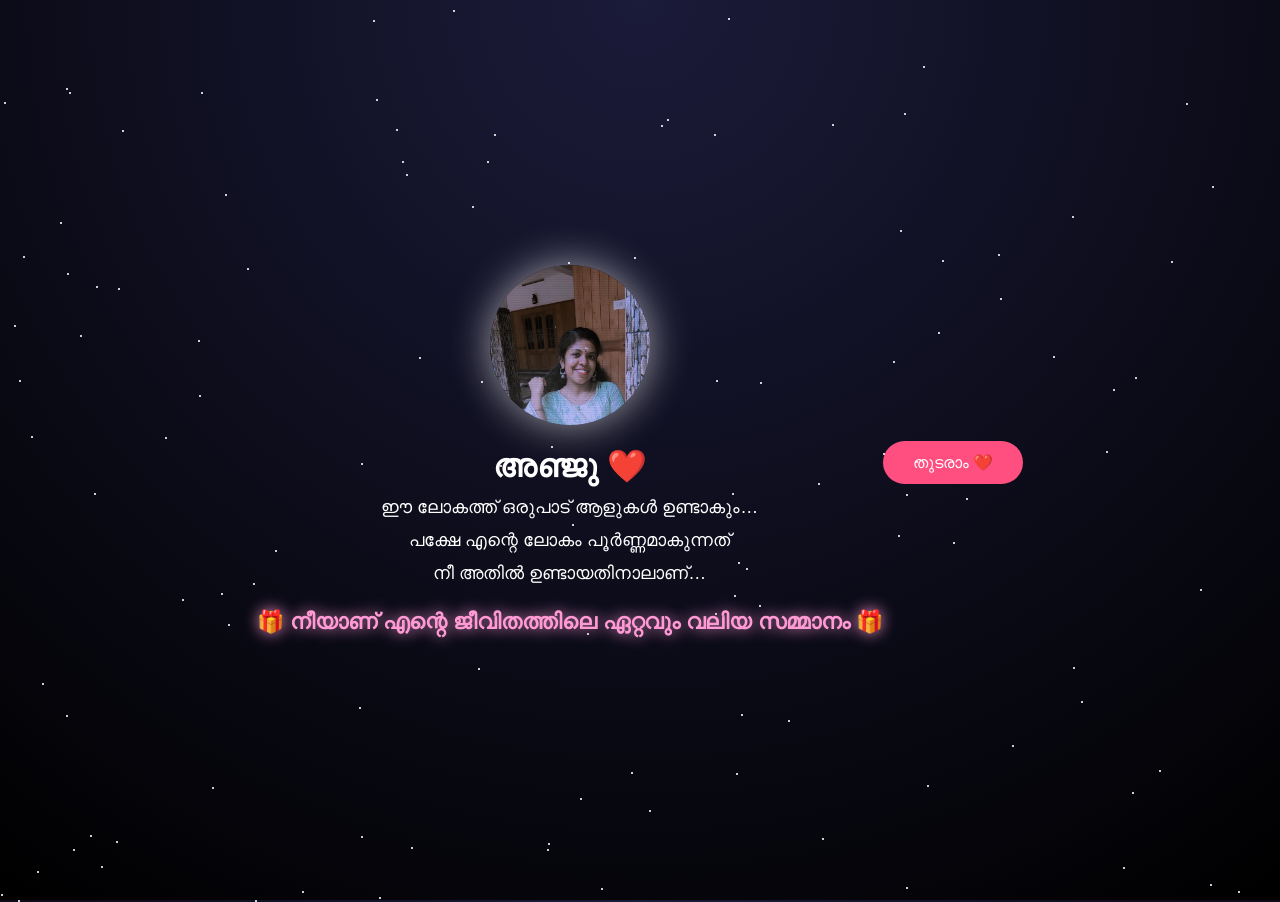
<file: surprise.html>
<!DOCTYPE html>
<html lang="ml">
<head>
  <meta charset="UTF-8">
  <meta name="viewport" content="width=device-width, initial-scale=1.0">
  <title>For Anju ❤️</title>

  <style>
    body {
      margin: 0;
      min-height: 100vh;
      background: radial-gradient(circle at top, #1b1b3a, #000);
      overflow-y: auto;
      font-family: 'Segoe UI', sans-serif;
      color: white;
      display: flex;
      justify-content: center;
      align-items: center;
      text-align: center;
    }

    /* stars */
    .star {
      position: absolute;
      width: 2px;
      height: 2px;
      background: white;
      opacity: 0.8;
      animation: twinkle 3s infinite alternate;
    }

    @keyframes twinkle {
      from { opacity: 0.3; }
      to { opacity: 1; }
    }

    .content {
      z-index: 5;
      animation: fadeIn 2s ease;
    }

    @keyframes fadeIn {
      from { opacity: 0; transform: scale(0.9); }
      to { opacity: 1; transform: scale(1); }
    }

    .photo {
      width: 160px;
      height: 160px;
      border-radius: 50%;
      overflow: hidden;
      margin: 0 auto 20px;
      box-shadow: 0 0 40px rgba(255,255,255,0.6);
    }

    .photo img {
      width: 100%;
      height: 100%;
      object-fit: cover;
    }

    h1 {
      font-size: clamp(22px,6vw,32px);
      margin-bottom: 10px;
    }

    .line {
      font-size: clamp(14px,4vw,18px);
      margin: 12px 0;
      opacity: 0;
      animation: show 1s forwards;
    }

    @keyframes show {
      to { opacity: 1; }
    }

    .final {
      margin-top: 25px;
      font-size: clamp(16px,5vw,22px);
      font-weight: bold;
      color: #ff9ad5;
      text-shadow: 0 0 15px rgba(255,154,213,0.9);
    }
  </style>
</head>
<body>

  <!-- stars -->
  <script>
    for(let i=0;i<120;i++){
      const s=document.createElement("div");
      s.className="star";
      s.style.left=Math.random()*100+"vw";
      s.style.top=Math.random()*100+"vh";
      s.style.animationDelay=Math.random()*3+"s";
      document.body.appendChild(s);
    }
  </script>

  <div class="content">
    <div class="photo">
      <img src="assets/images/anju.jpg">
    </div>

    <h1>അഞ്ജു ❤️</h1>

    <div class="line" style="animation-delay:1s">
      ഈ ലോകത്ത് ഒരുപാട് ആളുകൾ ഉണ്ടാകും…
    </div>

    <div class="line" style="animation-delay:2.5s">
      പക്ഷേ എന്റെ ലോകം പൂർണ്ണമാകുന്നത്
    </div>

    <div class="line" style="animation-delay:4s">
      നീ അതിൽ ഉണ്ടായതിനാലാണ്…
    </div>

    <div class="final" style="animation-delay:5.5s">
      🎁 നീയാണ് എന്റെ ജീവിതത്തിലെ ഏറ്റവും വലിയ സമ്മാനം 🎁
    </div>
  </div>
 <button onclick="location.href='promise.html'" style="
  margin-top:25px;padding:12px 30px;border:none;border-radius:30px;
  background:#ff4f81;color:#fff;font-size:16px;cursor:pointer;">
  തുടരാം ❤️
</button>
 <script>
(function(){
  /* ── Music engine: seamless across all pages ── */
  if (!window.bgMusic) {
    window.bgMusic = new Audio("assets/music/anju-song.mp3");
    window.bgMusic.loop = true;
    window.bgMusic.volume = 0.6;
    window.bgMusic.preload = "auto";
  }
  // Save position continuously
  window.bgMusic.ontimeupdate = function() {
    try { localStorage.setItem("musicTime", window.bgMusic.currentTime); } catch(e){}
  };
  // Restore position + try autoplay
  var _t = null;
  try { _t = localStorage.getItem("musicTime"); } catch(e){}
  if (_t) window.bgMusic.currentTime = parseFloat(_t);
  window.bgMusic.play().catch(function(){});

  // iOS Safari fix: play on very first touch anywhere on page
  function _tryPlay(){ window.bgMusic.play().catch(function(){}); }
  document.addEventListener("touchstart", _tryPlay, {once:true, passive:true});
  document.addEventListener("click",      _tryPlay, {once:true, passive:true});

  // Save before leaving
  window.addEventListener("pagehide", function(){
    try { localStorage.setItem("musicTime", window.bgMusic.currentTime); } catch(e){}
  });
  window.addEventListener("beforeunload", function(){
    try { localStorage.setItem("musicTime", window.bgMusic.currentTime); } catch(e){}
  });
  // Pause/resume on visibility change (battery + lag fix)
  document.addEventListener("visibilitychange", function(){
    if (document.hidden) window.bgMusic.pause();
    else window.bgMusic.play().catch(function(){});
  });
})();
</script>
</body>
</html>
</file>
